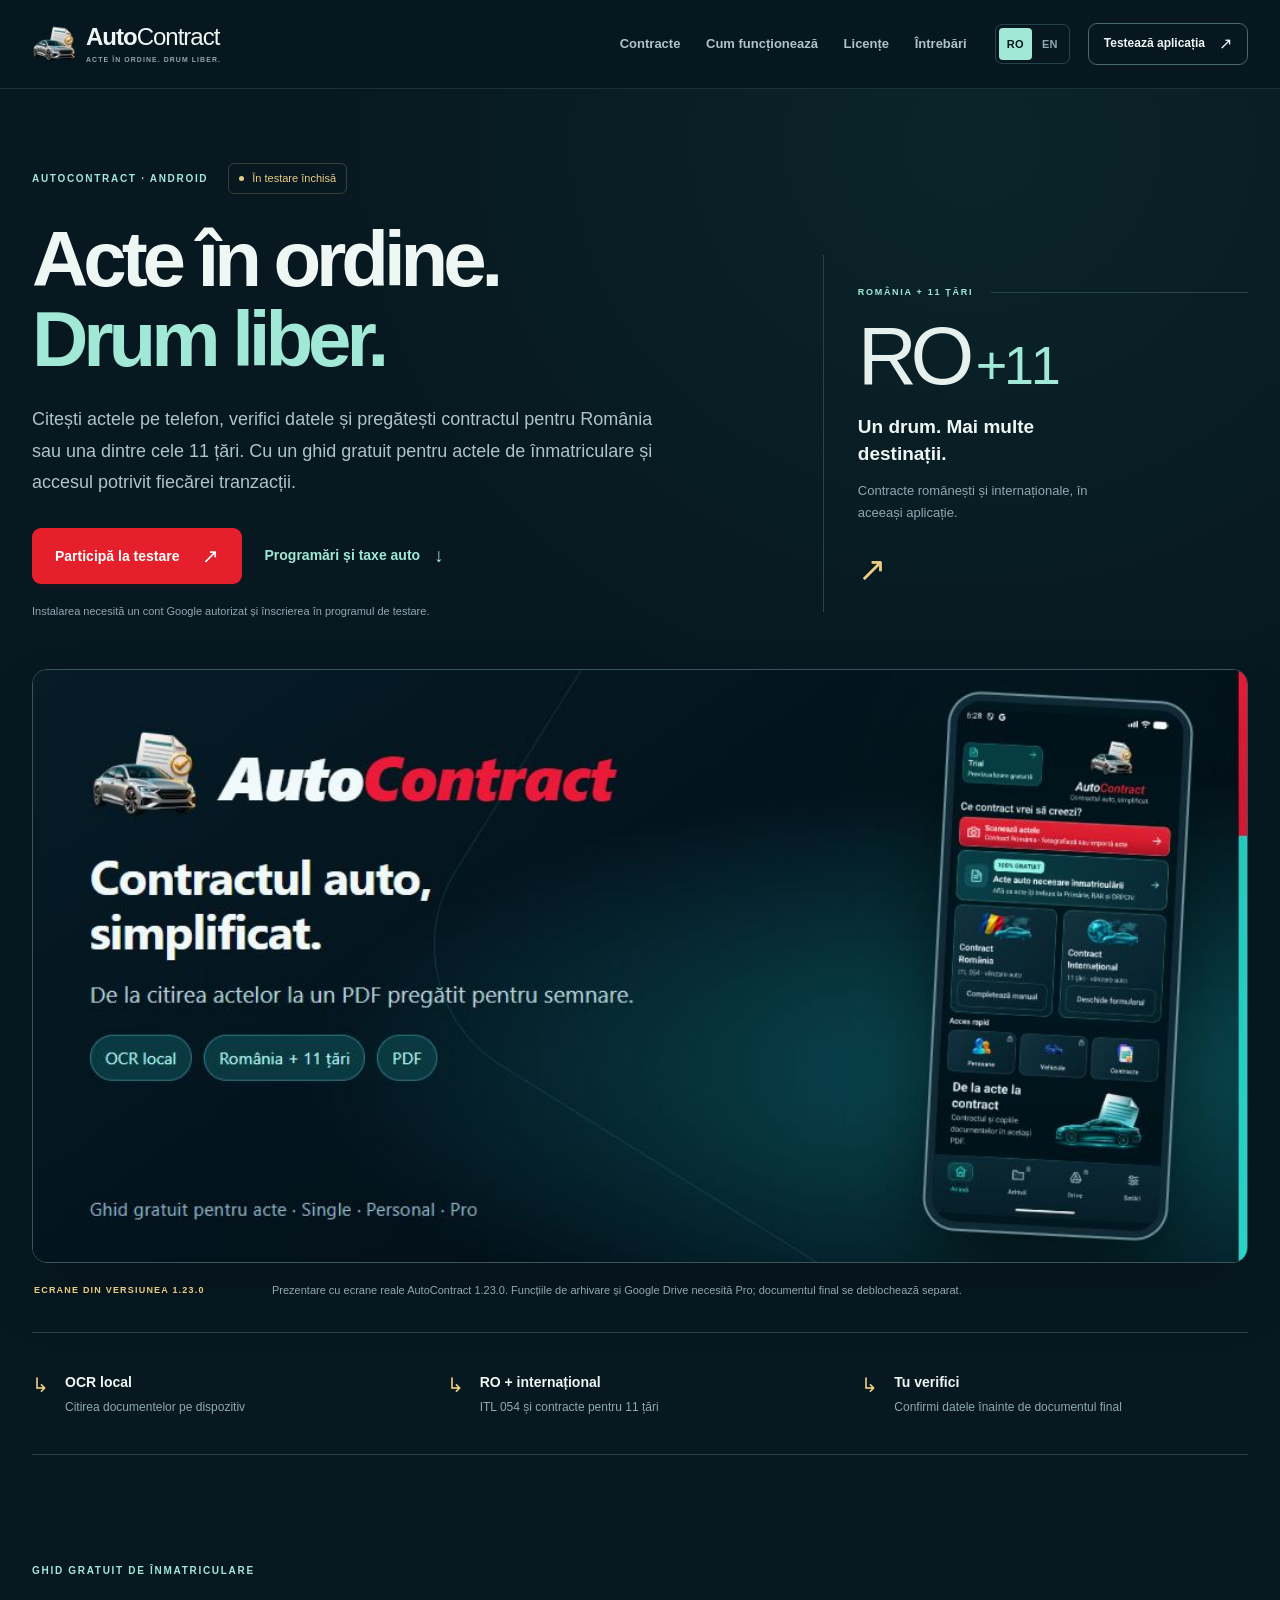
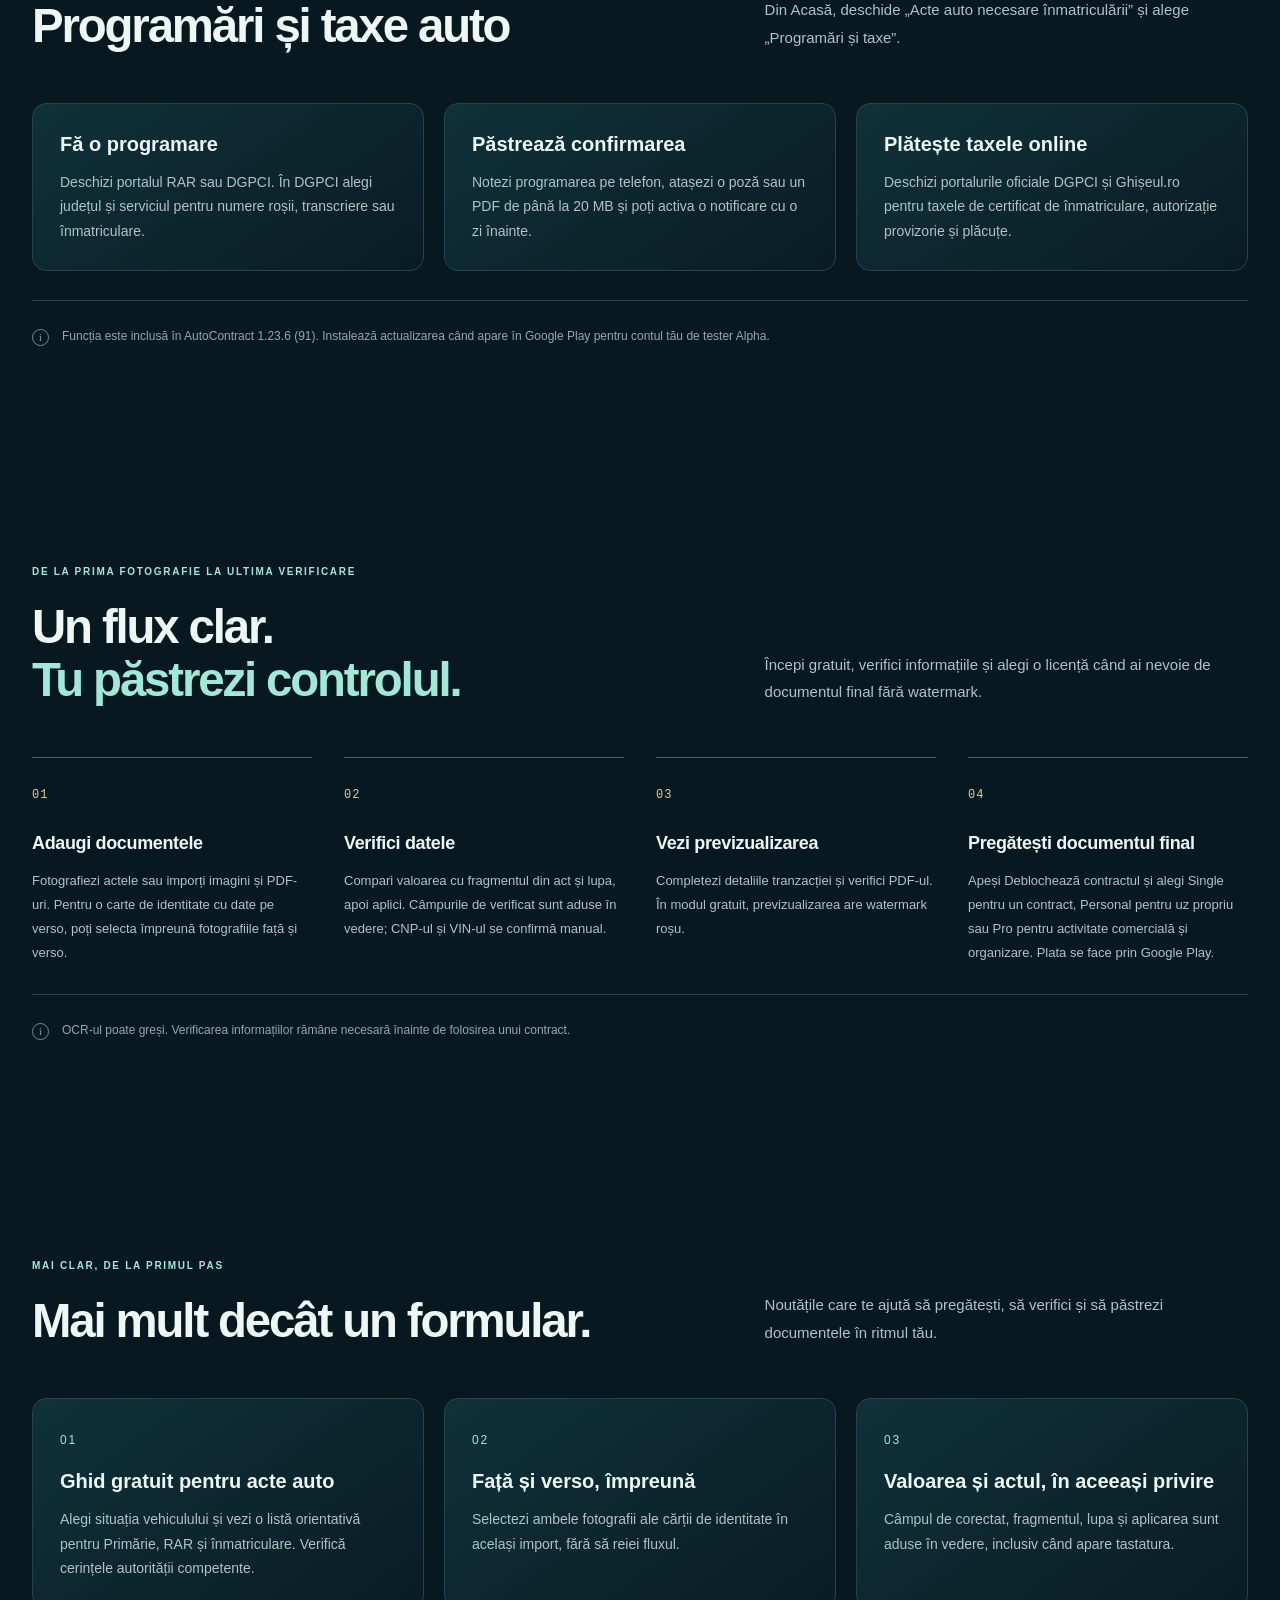
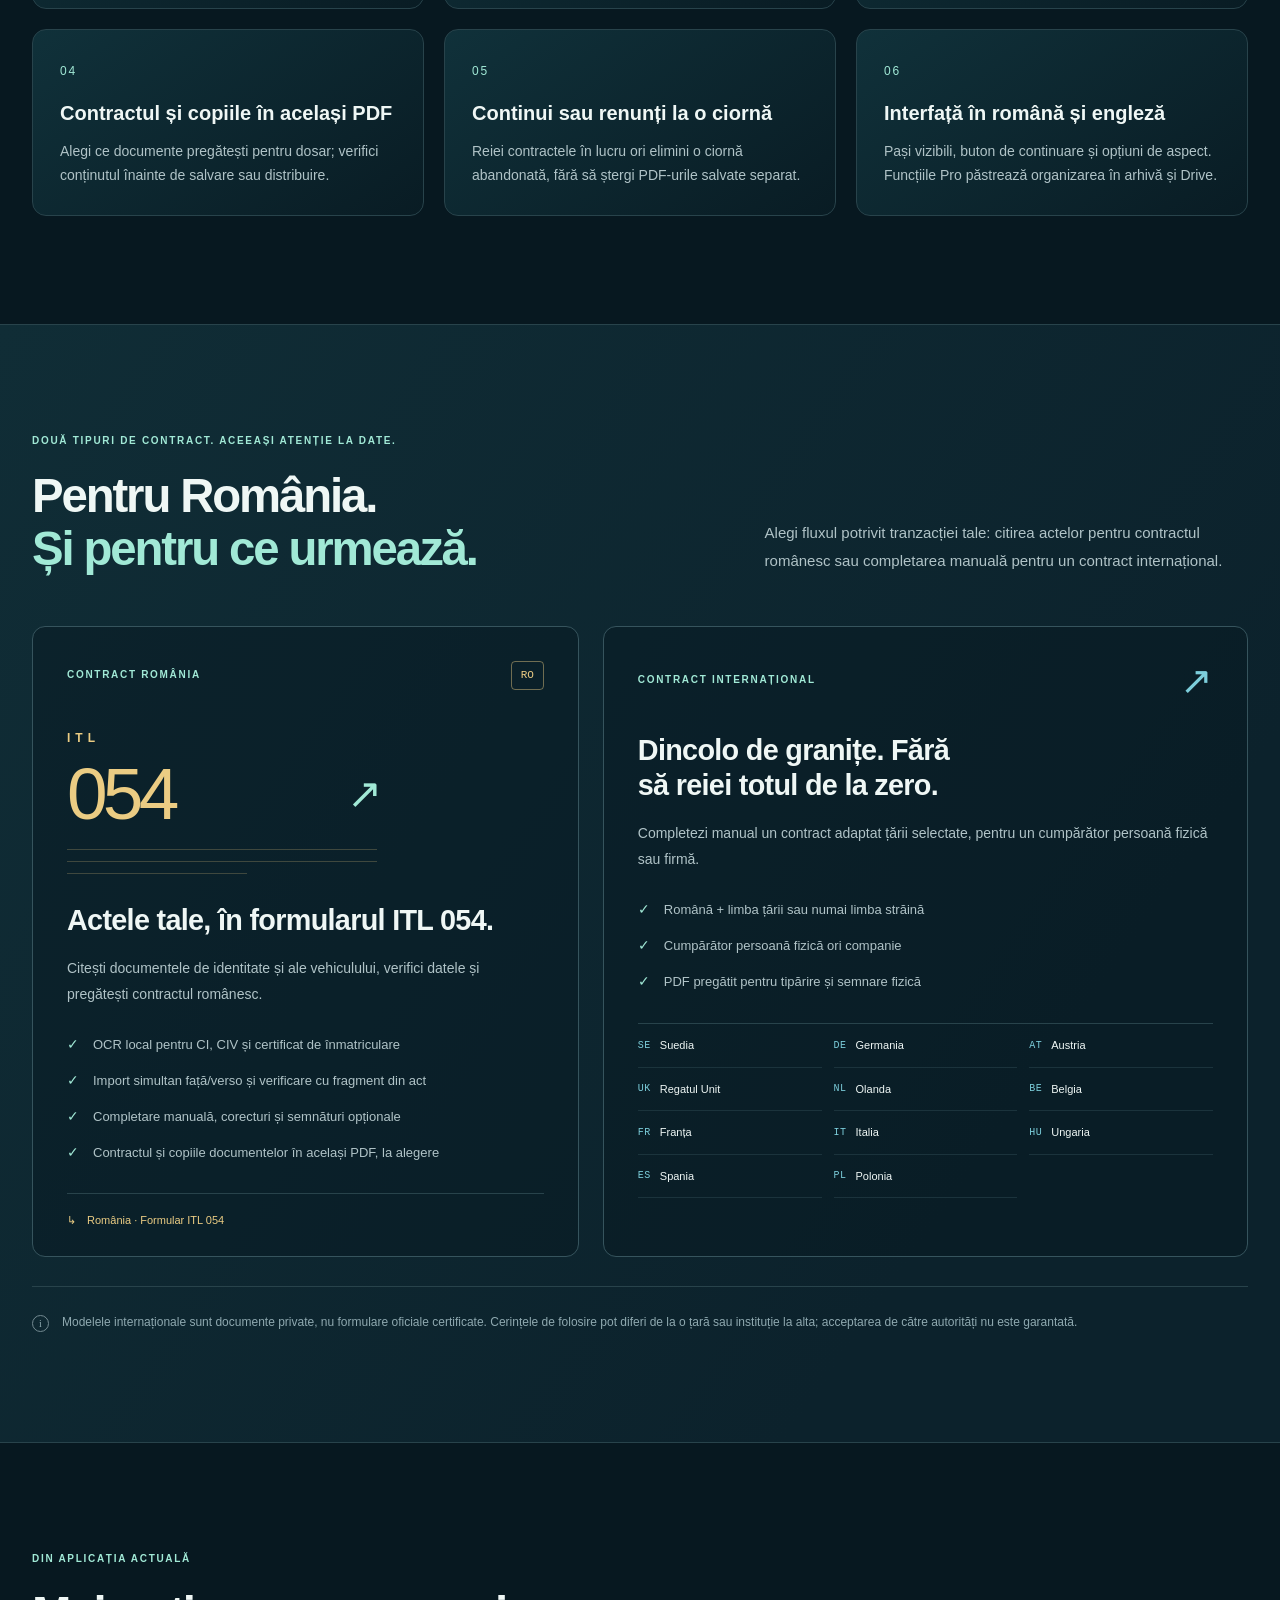
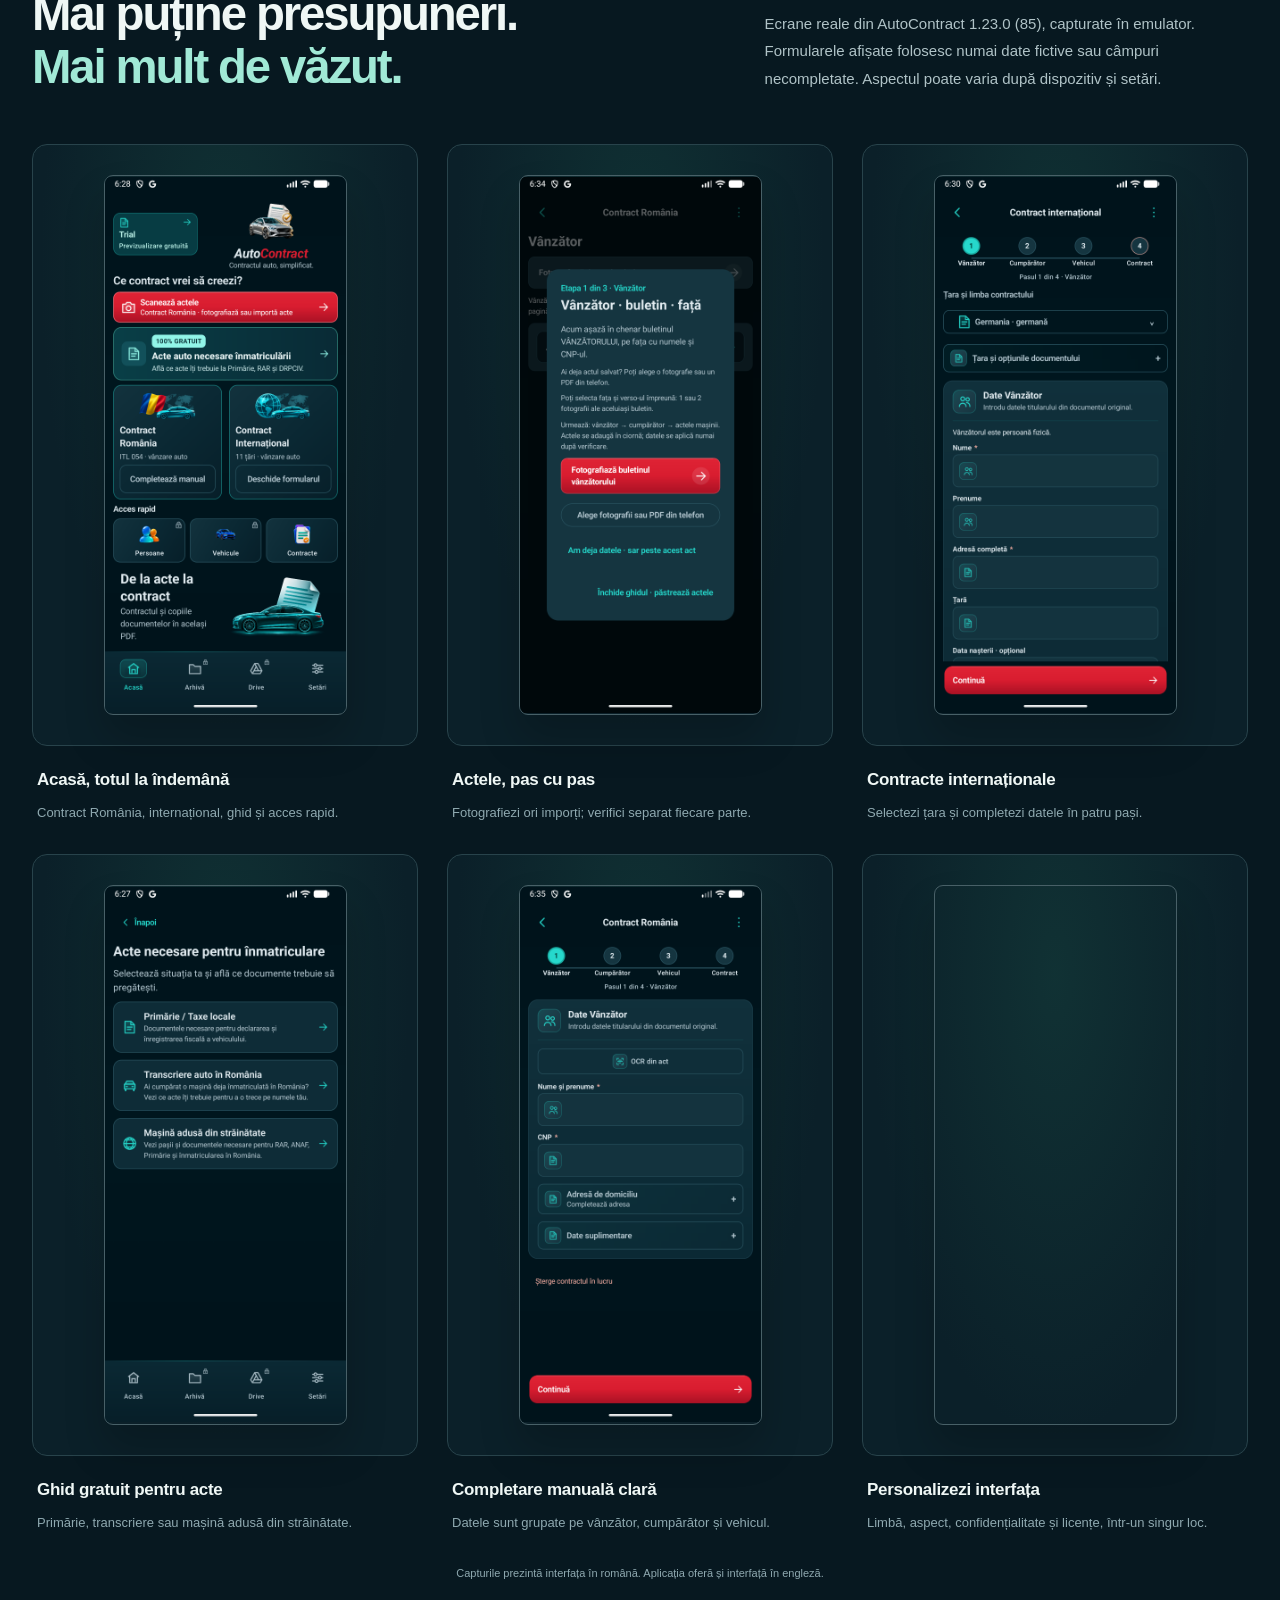
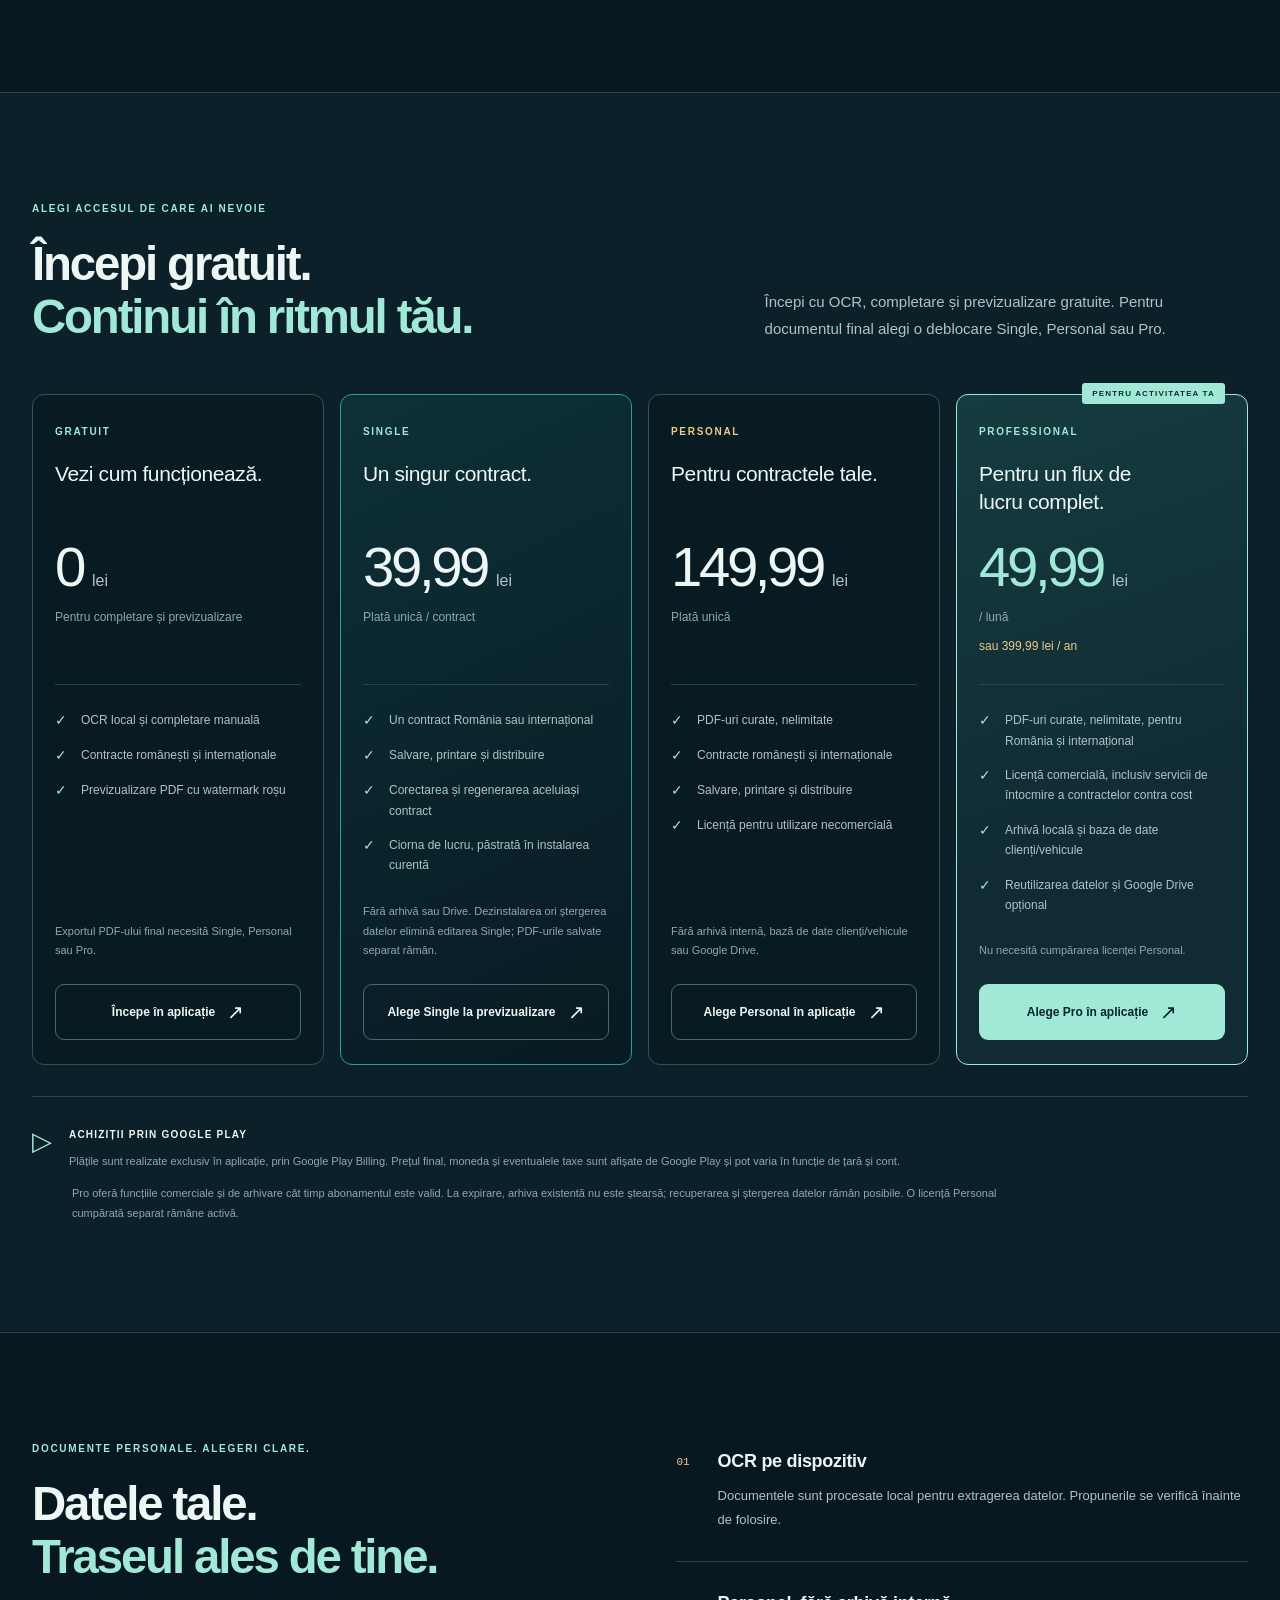
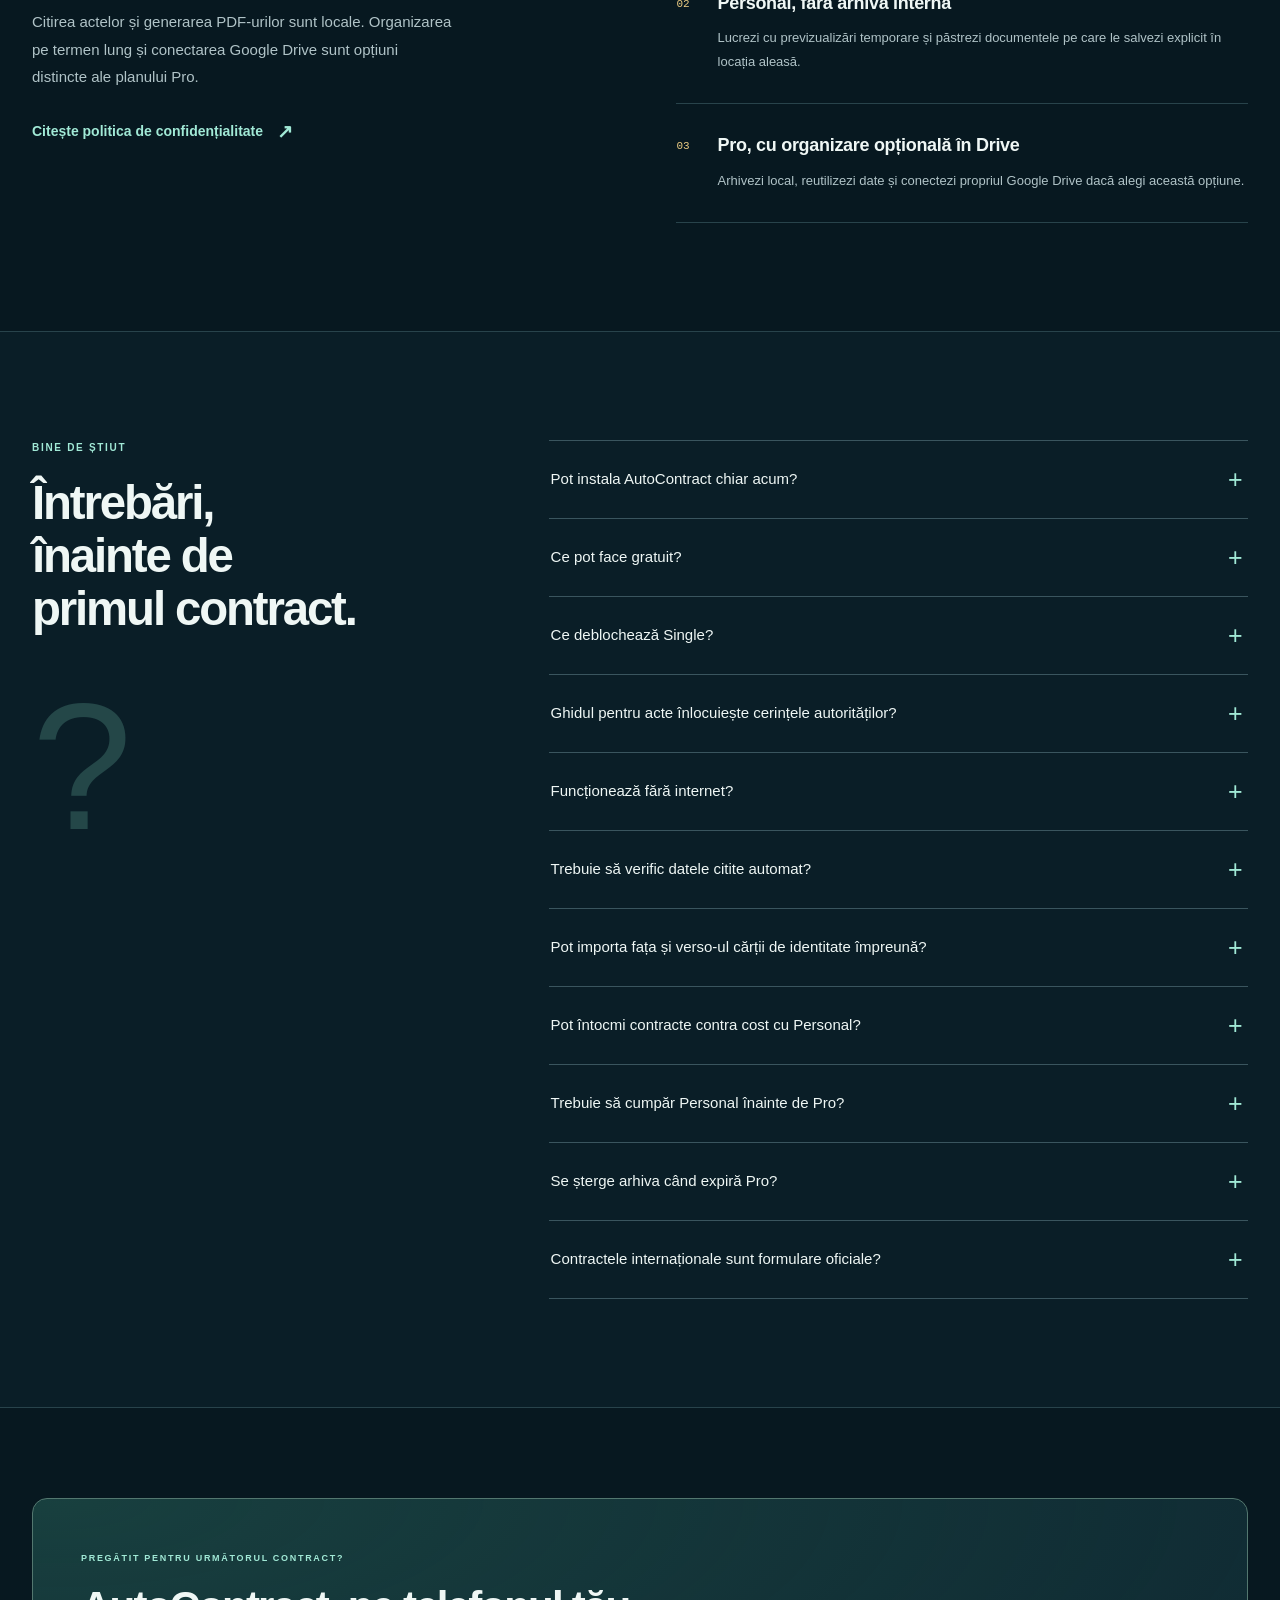
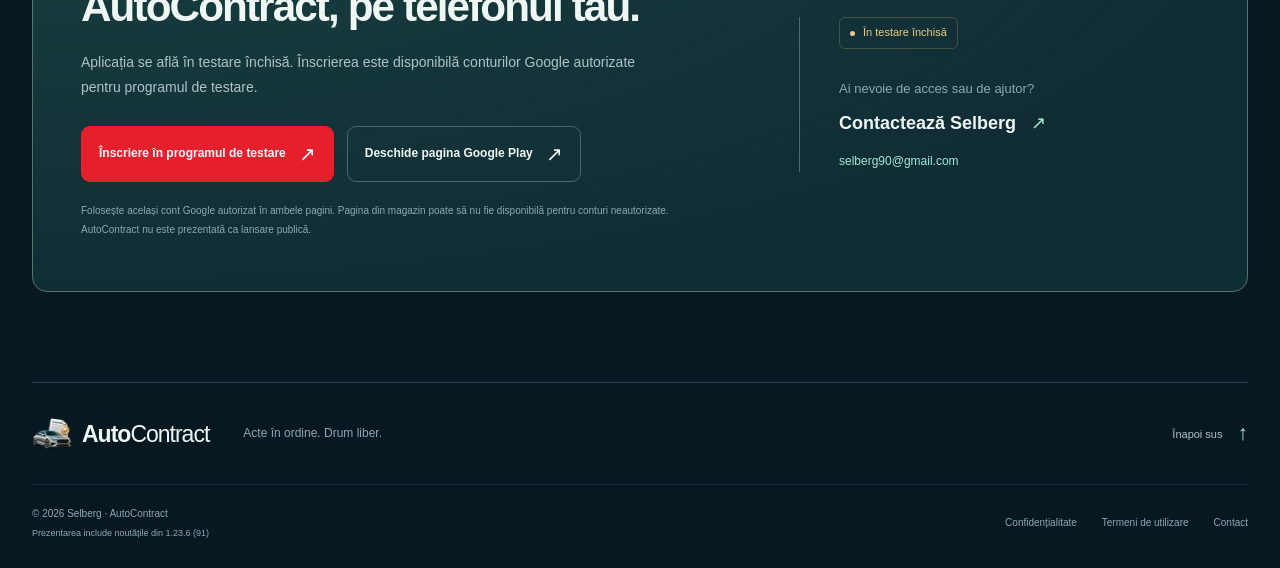
<file: index.html>
<!doctype html>
<html lang="ro">
<head>
  <meta charset="utf-8">
  <meta name="viewport" content="width=device-width, initial-scale=1">
  <meta name="description" content="AutoContract pentru Android: contracte auto ITL 054 și internaționale, OCR local și ghid gratuit cu programări, notificări și taxe de înmatriculare.">
  <meta name="theme-color" content="#071820">
  <meta name="color-scheme" content="dark">
  <title>AutoContract — Contracte auto, de la acte la PDF</title>
  <link rel="canonical" href="https://autocontract.myprintx.com/">
  <link rel="alternate" hreflang="ro" href="https://autocontract.myprintx.com/">
  <link rel="alternate" hreflang="en" href="https://autocontract.myprintx.com/en/">
  <link rel="alternate" hreflang="x-default" href="https://autocontract.myprintx.com/">
  <meta property="og:type" content="website">
  <meta property="og:site_name" content="AutoContract">
  <meta property="og:locale" content="ro_RO">
  <meta property="og:locale:alternate" content="en_GB">
  <meta property="og:title" content="AutoContract — Contracte auto, de la acte la PDF">
  <meta property="og:description" content="AutoContract pentru Android: contracte auto ITL 054 și internaționale, OCR local și ghid gratuit cu programări, notificări și taxe de înmatriculare.">
  <meta property="og:url" content="https://autocontract.myprintx.com/">
  <meta property="og:image" content="https://autocontract.myprintx.com/assets/social-card.jpg">
  <meta property="og:image:width" content="1200">
  <meta property="og:image:height" content="630">
  <meta property="og:image:alt" content="AutoContract 1.23.0: ecranul Acasă și ghidul gratuit pentru acte auto">
  <meta name="twitter:card" content="summary_large_image">
  <meta name="twitter:title" content="AutoContract — Contracte auto, de la acte la PDF">
  <meta name="twitter:description" content="AutoContract pentru Android: contracte auto ITL 054 și internaționale, OCR local și ghid gratuit cu programări, notificări și taxe de înmatriculare.">
  <meta name="twitter:image" content="https://autocontract.myprintx.com/assets/social-card.jpg">
  <link rel="icon" href="/assets/favicon.ico" sizes="any">
  <link rel="icon" type="image/png" href="/assets/favicon-32.png" sizes="32x32">
  <link rel="apple-touch-icon" href="/assets/favicon-180.png" sizes="180x180">
  <link rel="stylesheet" href="/assets/site.css">
  <script src="/assets/site.js" defer></script>
</head>
<body class="site-home" id="sus">
  <a class="skip-link" href="#continut">Sari la conținut</a>
  <header class="site-header">
    <div class="shell header-inner">
      <a class="brand" href="/" aria-label="AutoContract — Acasă">
        <img src="/assets/logo-96.webp" srcset="/assets/logo-96.webp 96w, /assets/logo-192.webp 192w" sizes="44px" alt="" width="44" height="44">
        <span>Auto<span class="brand-light">Contract</span><small>ACTE ÎN ORDINE. DRUM LIBER.</small></span>
      </a>
      <nav class="main-nav" id="navigare" aria-label="Navigare principală"><a href="#contracte">Contracte</a><a href="#cum-functioneaza">Cum funcționează</a><a href="#licente">Licențe</a><a href="#intrebari">Întrebări</a></nav>
      <div class="header-actions">
        <nav class="language-switch" aria-label="Limba site-ului">
          <a href="/?lang=ro" lang="ro" hreflang="ro" data-language="ro" aria-current="page">RO</a>
          <a href="/en/?lang=en" lang="en" hreflang="en" data-language="en">EN</a>
        </nav>
        <a class="button button-small button-outline header-cta" href="#instalare">Testează aplicația <span aria-hidden="true">↗</span></a>
        <button class="menu-toggle" type="button" aria-controls="navigare" aria-expanded="false" aria-label="Deschide navigarea" hidden><span></span><span></span></button>
      </div>
    </div>
  </header>
  <main id="continut">
    <section class="hero shell" aria-labelledby="hero-title">
      <div class="hero-heading">
        <div class="hero-copy">
          <div class="hero-meta"><p class="eyebrow">AUTOCONTRACT · ANDROID</p><span class="status"><span aria-hidden="true"></span>În testare închisă</span></div>
          <h1 id="hero-title">Acte în ordine.<br><span>Drum liber.</span></h1>
          <p class="hero-lead">Citești actele pe telefon, verifici datele și pregătești contractul pentru România sau una dintre cele 11 țări. Cu un ghid gratuit pentru actele de înmatriculare și accesul potrivit fiecărei tranzacții.</p>
          <div class="actions"><a class="button button-primary" href="#instalare">Participă la testare <span aria-hidden="true">↗</span></a><a class="text-link" href="#programari">Programări și taxe auto <span aria-hidden="true">↓</span></a></div>
          <p class="access-note">Instalarea necesită un cont Google autorizat și înscrierea în programul de testare.</p>
        </div>
        <aside class="hero-destination" aria-label="ROMÂNIA + 11 ȚĂRI">
          <div class="destination-top"><span class="eyebrow">ROMÂNIA + 11 ȚĂRI</span><span class="destination-line" aria-hidden="true"></span></div>
          <div class="destination-number" aria-hidden="true">RO<span>+11</span></div>
          <p class="destination-title">Un drum. Mai multe destinații.</p>
          <p>Contracte românești și internaționale, în aceeași aplicație.</p>
          <span class="route-symbol" aria-hidden="true">↗</span>
        </aside>
      </div>
      <figure class="promo-figure">
        <div class="promo-image-wrap">
          <picture>
            <img src="/assets/promo-current.jpg" alt="AutoContract 1.23.0: ecranul Acasă și ghidul gratuit pentru acte auto" width="1024" height="500" fetchpriority="high" decoding="async">
          </picture>
        </div>
        <figcaption><span class="caption-label">ECRANE DIN VERSIUNEA 1.23.0</span><span>Prezentare cu ecrane reale AutoContract 1.23.0. Funcțiile de arhivare și Google Drive necesită Pro; documentul final se deblochează separat.</span></figcaption>
      </figure>
      <div class="hero-facts"><div><span class="fact-mark" aria-hidden="true">↳</span><div><strong>OCR local</strong><span>Citirea documentelor pe dispozitiv</span></div></div><div><span class="fact-mark" aria-hidden="true">↳</span><div><strong>RO + internațional</strong><span>ITL 054 și contracte pentru 11 țări</span></div></div><div><span class="fact-mark" aria-hidden="true">↳</span><div><strong>Tu verifici</strong><span>Confirmi datele înainte de documentul final</span></div></div></div>
    </section>

    <section class="section shell" id="programari" aria-labelledby="appointments-title">
      <div class="section-head">
        <div><p class="eyebrow">GHID GRATUIT DE ÎNMATRICULARE</p><h2 id="appointments-title">Programări și taxe auto</h2></div>
        <p class="section-intro">Din Acasă, deschide „Acte auto necesare înmatriculării” și alege „Programări și taxe”.</p>
      </div>
      <div class="updates-grid">
        <article>
          <h3>Fă o programare</h3>
          <p>Deschizi portalul RAR sau DGPCI. În DGPCI alegi județul și serviciul pentru numere roșii, transcriere sau înmatriculare.</p>
        </article>
        <article>
          <h3>Păstrează confirmarea</h3>
          <p>Notezi programarea pe telefon, atașezi o poză sau un PDF de până la 20 MB și poți activa o notificare cu o zi înainte.</p>
        </article>
        <article>
          <h3>Plătește taxele online</h3>
          <p>Deschizi portalurile oficiale DGPCI și Ghișeul.ro pentru taxele de certificat de înmatriculare, autorizație provizorie și plăcuțe.</p>
        </article>
      </div>
      <p class="info-note"><span aria-hidden="true">i</span>Funcția este inclusă în AutoContract 1.23.6 (91). Instalează actualizarea când apare în Google Play pentru contul tău de tester Alpha.</p>
    </section>

    <section class="section shell" id="cum-functioneaza" aria-labelledby="workflow-title">
      <div class="section-head">
        <div><p class="eyebrow">DE LA PRIMA FOTOGRAFIE LA ULTIMA VERIFICARE</p><h2 id="workflow-title">Un flux clar.<br><span>Tu păstrezi controlul.</span></h2></div>
        <p class="section-intro">Începi gratuit, verifici informațiile și alegi o licență când ai nevoie de documentul final fără watermark.</p>
      </div>
      <div class="workflow-grid"><article data-reveal><span class="step-number">01</span><h3>Adaugi documentele</h3><p>Fotografiezi actele sau imporți imagini și PDF-uri. Pentru o carte de identitate cu date pe verso, poți selecta împreună fotografiile față și verso.</p></article><article data-reveal><span class="step-number">02</span><h3>Verifici datele</h3><p>Compari valoarea cu fragmentul din act și lupa, apoi aplici. Câmpurile de verificat sunt aduse în vedere; CNP-ul și VIN-ul se confirmă manual.</p></article><article data-reveal><span class="step-number">03</span><h3>Vezi previzualizarea</h3><p>Completezi detaliile tranzacției și verifici PDF-ul. În modul gratuit, previzualizarea are watermark roșu.</p></article><article data-reveal><span class="step-number">04</span><h3>Pregătești documentul final</h3><p>Apeși Deblochează contractul și alegi Single pentru un contract, Personal pentru uz propriu sau Pro pentru activitate comercială și organizare. Plata se face prin Google Play.</p></article></div>
      <p class="info-note"><span aria-hidden="true">i</span>OCR-ul poate greși. Verificarea informațiilor rămâne necesară înainte de folosirea unui contract.</p>
    </section>

    <section class="section shell updates-section" id="noutati" aria-labelledby="updates-title">
      <div class="section-head"><div><p class="eyebrow">MAI CLAR, DE LA PRIMUL PAS</p><h2 id="updates-title">Mai mult decât un formular.</h2></div><p class="section-intro">Noutățile care te ajută să pregătești, să verifici și să păstrezi documentele în ritmul tău.</p></div>
      <div class="updates-grid"><article data-reveal><span class="update-number">01</span><h3>Ghid gratuit pentru acte auto</h3><p>Alegi situația vehiculului și vezi o listă orientativă pentru Primărie, RAR și înmatriculare. Verifică cerințele autorității competente.</p></article><article data-reveal><span class="update-number">02</span><h3>Față și verso, împreună</h3><p>Selectezi ambele fotografii ale cărții de identitate în același import, fără să reiei fluxul.</p></article><article data-reveal><span class="update-number">03</span><h3>Valoarea și actul, în aceeași privire</h3><p>Câmpul de corectat, fragmentul, lupa și aplicarea sunt aduse în vedere, inclusiv când apare tastatura.</p></article><article data-reveal><span class="update-number">04</span><h3>Contractul și copiile în același PDF</h3><p>Alegi ce documente pregătești pentru dosar; verifici conținutul înainte de salvare sau distribuire.</p></article><article data-reveal><span class="update-number">05</span><h3>Continui sau renunți la o ciornă</h3><p>Reiei contractele în lucru ori elimini o ciornă abandonată, fără să ștergi PDF-urile salvate separat.</p></article><article data-reveal><span class="update-number">06</span><h3>Interfață în română și engleză</h3><p>Pași vizibili, buton de continuare și opțiuni de aspect. Funcțiile Pro păstrează organizarea în arhivă și Drive.</p></article></div>
    </section>

    <section class="contracts-section" id="contracte" aria-labelledby="contracts-title">
      <div class="shell section">
        <div class="section-head">
          <div><p class="eyebrow">DOUĂ TIPURI DE CONTRACT. ACEEAȘI ATENȚIE LA DATE.</p><h2 id="contracts-title">Pentru România.<br><span>Și pentru ce urmează.</span></h2></div>
          <p class="section-intro">Alegi fluxul potrivit tranzacției tale: citirea actelor pentru contractul românesc sau completarea manuală pentru un contract internațional.</p>
        </div>
        <div class="contract-grid">
          <article class="contract-panel contract-romania" data-reveal>
            <div class="panel-top"><span class="eyebrow">CONTRACT ROMÂNIA</span><span class="country-code">RO</span></div>
            <div class="document-mark" aria-hidden="true"><span>ITL</span><strong>054<span>↗</span></strong><i></i><i></i><i></i></div>
            <h3>Actele tale, în formularul ITL 054.</h3><p>Citești documentele de identitate și ale vehiculului, verifici datele și pregătești contractul românesc.</p>
            <ul class="feature-list"><li><span aria-hidden="true">✓</span><span>OCR local pentru CI, CIV și certificat de înmatriculare</span></li><li><span aria-hidden="true">✓</span><span>Import simultan față/verso și verificare cu fragment din act</span></li><li><span aria-hidden="true">✓</span><span>Completare manuală, corecturi și semnături opționale</span></li><li><span aria-hidden="true">✓</span><span>Contractul și copiile documentelor în același PDF, la alegere</span></li></ul>
            <p class="panel-foot"><span aria-hidden="true">↳</span> România · Formular ITL 054</p>
          </article>
          <article class="contract-panel contract-international" data-reveal>
            <div class="panel-top"><span class="eyebrow">CONTRACT INTERNAȚIONAL</span><span class="world-mark" aria-hidden="true">↗</span></div>
            <h3>Dincolo de granițe. Fără să reiei totul de la zero.</h3><p>Completezi manual un contract adaptat țării selectate, pentru un cumpărător persoană fizică sau firmă.</p>
            <ul class="feature-list"><li><span aria-hidden="true">✓</span><span>Română + limba țării sau numai limba străină</span></li><li><span aria-hidden="true">✓</span><span>Cumpărător persoană fizică ori companie</span></li><li><span aria-hidden="true">✓</span><span>PDF pregătit pentru tipărire și semnare fizică</span></li></ul>
            <ul class="countries" aria-label="11 țări pentru contractele internaționale"><li><span>SE</span>Suedia</li><li><span>DE</span>Germania</li><li><span>AT</span>Austria</li><li><span>UK</span>Regatul Unit</li><li><span>NL</span>Olanda</li><li><span>BE</span>Belgia</li><li><span>FR</span>Franța</li><li><span>IT</span>Italia</li><li><span>HU</span>Ungaria</li><li><span>ES</span>Spania</li><li><span>PL</span>Polonia</li></ul>
          </article>
        </div>
        <p class="info-note"><span aria-hidden="true">i</span>Modelele internaționale sunt documente private, nu formulare oficiale certificate. Cerințele de folosire pot diferi de la o țară sau instituție la alta; acceptarea de către autorități nu este garantată.</p>
      </div>
    </section>

    <section class="section shell screens-section" id="aplicatie" aria-labelledby="screens-title">
      <div class="section-head">
        <div><p class="eyebrow">DIN APLICAȚIA ACTUALĂ</p><h2 id="screens-title">Mai puține presupuneri.<br><span>Mai mult de văzut.</span></h2></div>
        <p class="section-intro">Ecrane reale din AutoContract 1.23.0 (85), capturate în emulator. Formularele afișate folosesc numai date fictive sau câmpuri necompletate. Aspectul poate varia după dispozitiv și setări.</p>
      </div>
      <div class="screens-grid"><figure class="screen-figure" data-reveal><div class="screen-stage"><img src="/assets/screens/01-home-ro.png" alt="Ecran Acasă AutoContract 1.23.0, în modul Trial" width="1080" height="2400" loading="lazy" decoding="async"></div><figcaption><h3>Acasă, totul la îndemână</h3><p>Contract România, internațional, ghid și acces rapid.</p></figcaption></figure><figure class="screen-figure" data-reveal><div class="screen-stage"><img src="/assets/screens/05-ocr-ro.png" alt="Ghidul OCR AutoContract pentru actele vânzătorului" width="1080" height="2400" loading="lazy" decoding="async"></div><figcaption><h3>Actele, pas cu pas</h3><p>Fotografiezi ori imporți; verifici separat fiecare parte.</p></figcaption></figure><figure class="screen-figure" data-reveal><div class="screen-stage"><img src="/assets/screens/03-international-ro.png" alt="Formularul internațional AutoContract cu Germania selectată" width="1080" height="2400" loading="lazy" decoding="async"></div><figcaption><h3>Contracte internaționale</h3><p>Selectezi țara și completezi datele în patru pași.</p></figcaption></figure><figure class="screen-figure" data-reveal><div class="screen-stage"><img src="/assets/screens/02-guide-ro.png" alt="Ghid gratuit AutoContract pentru actele de înmatriculare" width="1080" height="2400" loading="lazy" decoding="async"></div><figcaption><h3>Ghid gratuit pentru acte</h3><p>Primărie, transcriere sau mașină adusă din străinătate.</p></figcaption></figure><figure class="screen-figure" data-reveal><div class="screen-stage"><img src="/assets/screens/06-form-ro.png" alt="Formularul românesc AutoContract cu câmpuri fictive sau goale" width="1080" height="2400" loading="lazy" decoding="async"></div><figcaption><h3>Completare manuală clară</h3><p>Datele sunt grupate pe vânzător, cumpărător și vehicul.</p></figcaption></figure><figure class="screen-figure" data-reveal><div class="screen-stage"><img src="/assets/screens/08-settings-ro.png" alt="Setările AutoContract în limba română" width="1080" height="2400" loading="lazy" decoding="async"></div><figcaption><h3>Personalizezi interfața</h3><p>Limbă, aspect, confidențialitate și licențe, într-un singur loc.</p></figcaption></figure></div>
      <p class="quiet centered">Capturile prezintă interfața în română. Aplicația oferă și interfață în engleză.</p>
    </section>

    <section class="pricing-section" id="licente" aria-labelledby="pricing-title">
      <div class="shell section">
        <div class="section-head">
          <div><p class="eyebrow">ALEGI ACCESUL DE CARE AI NEVOIE</p><h2 id="pricing-title">Începi gratuit.<br><span>Continui în ritmul tău.</span></h2></div>
          <p class="section-intro">Începi cu OCR, completare și previzualizare gratuite. Pentru documentul final alegi o deblocare Single, Personal sau Pro.</p>
        </div>
        <div class="pricing-grid"><article class="price-plan plan-free" data-reveal><p class="eyebrow">GRATUIT</p><h3>Vezi cum funcționează.</h3><p class="price"><strong>0</strong><span>lei</span></p><p class="price-period">Pentru completare și previzualizare</p><div class="annual-spacer" aria-hidden="true"></div><ul class="feature-list"><li><span aria-hidden="true">✓</span><span>OCR local și completare manuală</span></li><li><span aria-hidden="true">✓</span><span>Contracte românești și internaționale</span></li><li><span aria-hidden="true">✓</span><span>Previzualizare PDF cu watermark roșu</span></li></ul><p class="plan-limit">Exportul PDF-ului final necesită Single, Personal sau Pro.</p><a class="button button-outline" href="#instalare">Începe în aplicație<span aria-hidden="true">↗</span></a></article><article class="price-plan plan-single" data-reveal><p class="eyebrow">SINGLE</p><h3>Un singur contract.</h3><p class="price"><strong>39,99</strong><span>lei</span></p><p class="price-period">Plată unică / contract</p><div class="annual-spacer" aria-hidden="true"></div><ul class="feature-list"><li><span aria-hidden="true">✓</span><span>Un contract România sau internațional</span></li><li><span aria-hidden="true">✓</span><span>Salvare, printare și distribuire</span></li><li><span aria-hidden="true">✓</span><span>Corectarea și regenerarea aceluiași contract</span></li><li><span aria-hidden="true">✓</span><span>Ciorna de lucru, păstrată în instalarea curentă</span></li></ul><p class="plan-limit">Fără arhivă sau Drive. Dezinstalarea ori ștergerea datelor elimină editarea Single; PDF-urile salvate separat rămân.</p><a class="button button-outline" href="#instalare">Alege Single la previzualizare<span aria-hidden="true">↗</span></a></article><article class="price-plan plan-personal" data-reveal><p class="eyebrow">PERSONAL</p><h3>Pentru contractele tale.</h3><p class="price"><strong>149,99</strong><span>lei</span></p><p class="price-period">Plată unică</p><div class="annual-spacer" aria-hidden="true"></div><ul class="feature-list"><li><span aria-hidden="true">✓</span><span>PDF-uri curate, nelimitate</span></li><li><span aria-hidden="true">✓</span><span>Contracte românești și internaționale</span></li><li><span aria-hidden="true">✓</span><span>Salvare, printare și distribuire</span></li><li><span aria-hidden="true">✓</span><span>Licență pentru utilizare necomercială</span></li></ul><p class="plan-limit">Fără arhivă internă, bază de date clienți/vehicule sau Google Drive.</p><a class="button button-outline" href="#instalare">Alege Personal în aplicație<span aria-hidden="true">↗</span></a></article><article class="price-plan plan-pro" data-reveal><span class="plan-badge">PENTRU ACTIVITATEA TA</span><p class="eyebrow">PROFESSIONAL</p><h3>Pentru un flux de lucru complet.</h3><p class="price"><strong>49,99</strong><span>lei</span></p><p class="price-period">/ lună</p><p class="annual-price">sau 399,99 lei / an</p><ul class="feature-list"><li><span aria-hidden="true">✓</span><span>PDF-uri curate, nelimitate, pentru România și internațional</span></li><li><span aria-hidden="true">✓</span><span>Licență comercială, inclusiv servicii de întocmire a contractelor contra cost</span></li><li><span aria-hidden="true">✓</span><span>Arhivă locală și baza de date clienți/vehicule</span></li><li><span aria-hidden="true">✓</span><span>Reutilizarea datelor și Google Drive opțional</span></li></ul><p class="plan-limit">Nu necesită cumpărarea licenței Personal.</p><a class="button button-mint" href="#instalare">Alege Pro în aplicație<span aria-hidden="true">↗</span></a></article></div>
        <div class="billing-note"><span class="billing-symbol" aria-hidden="true">▷</span><div><h3>ACHIZIȚII PRIN GOOGLE PLAY</h3><p>Plățile sunt realizate exclusiv în aplicație, prin Google Play Billing. Prețul final, moneda și eventualele taxe sunt afișate de Google Play și pot varia în funcție de țară și cont.</p></div></div>
        <p class="expiry-note">Pro oferă funcțiile comerciale și de arhivare cât timp abonamentul este valid. La expirare, arhiva existentă nu este ștearsă; recuperarea și ștergerea datelor rămân posibile. O licență Personal cumpărată separat rămâne activă.</p>
      </div>
    </section>

    <section class="section shell data-section" aria-labelledby="data-title">
      <div class="data-intro"><p class="eyebrow">DOCUMENTE PERSONALE. ALEGERI CLARE.</p><h2 id="data-title">Datele tale.<br><span>Traseul ales de tine.</span></h2><p class="section-intro">Citirea actelor și generarea PDF-urilor sunt locale. Organizarea pe termen lung și conectarea Google Drive sunt opțiuni distincte ale planului Pro.</p><a class="text-link" href="/confidentialitate.html">Citește politica de confidențialitate <span aria-hidden="true">↗</span></a></div>
      <div class="data-items"><article><span>01</span><div><h3>OCR pe dispozitiv</h3><p>Documentele sunt procesate local pentru extragerea datelor. Propunerile se verifică înainte de folosire.</p></div></article><article><span>02</span><div><h3>Personal, fără arhivă internă</h3><p>Lucrezi cu previzualizări temporare și păstrezi documentele pe care le salvezi explicit în locația aleasă.</p></div></article><article><span>03</span><div><h3>Pro, cu organizare opțională în Drive</h3><p>Arhivezi local, reutilizezi date și conectezi propriul Google Drive dacă alegi această opțiune.</p></div></article></div>
    </section>

    <section class="faq-section" id="intrebari" aria-labelledby="faq-title">
      <div class="shell section faq-layout">
        <div><p class="eyebrow">BINE DE ȘTIUT</p><h2 id="faq-title">Întrebări, înainte de primul contract.</h2><div class="faq-decoration" aria-hidden="true">?</div></div>
        <div class="faq-items"><details><summary>Pot instala AutoContract chiar acum?<span aria-hidden="true">+</span></summary><div><p>Aplicația este în Closed Testing. Ai nevoie de un cont Google autorizat pentru testare și de înscrierea în program. Folosește același cont pentru înscriere și instalare. Dacă nu ai acces, contactează dezvoltatorul.</p></div></details><details><summary>Ce pot face gratuit?<span aria-hidden="true">+</span></summary><div><p>OCR-ul local, completarea manuală, verificarea datelor, previzualizarea SPECIMEN și ghidul pentru acte auto sunt gratuite. Exportul contractului final fără marcaj necesită Single, Personal sau Pro.</p></div></details><details><summary>Ce deblochează Single?<span aria-hidden="true">+</span></summary><div><p>Single permite exportul și corectarea aceluiași contract în instalarea curentă. O altă parte, un alt vehicul sau un alt formular pot necesita o deblocare nouă. Nu include arhivă ori Drive. Dezinstalarea sau ștergerea datelor elimină editabilitatea locală; PDF-urile deja salvate separat rămân.</p></div></details><details><summary>Ghidul pentru acte înlocuiește cerințele autorităților?<span aria-hidden="true">+</span></summary><div><p>Nu. Ghidul este informativ și te ajută să pregătești o listă de documente. Cerințele pot varia după situație și instituție. Unele formulare pot fi oferite la ghișeu; confirmă lista curentă la autoritatea competentă.</p></div></details><details><summary>Funcționează fără internet?<span aria-hidden="true">+</span></summary><div><p>OCR-ul și generarea PDF-urilor sunt locale. Internetul este necesar pentru achiziții, restaurarea și verificarea licențelor prin Google Play, precum și pentru funcțiile Google Drive.</p></div></details><details><summary>Trebuie să verific datele citite automat?<span aria-hidden="true">+</span></summary><div><p>Da. OCR-ul poate greși. Compară informațiile cu actele originale, corectează propunerile și confirmă manual CNP-ul și VIN-ul. Aplicația nu înlocuiește verificarea documentelor și a condițiilor tranzacției.</p></div></details><details><summary>Pot importa fața și verso-ul cărții de identitate împreună?<span aria-hidden="true">+</span></summary><div><p>Da. Pentru cărțile de identitate cu informații pe ambele fețe, poți selecta împreună cele două fotografii din telefon în fluxul de import. Datele extrase rămân de verificat.</p></div></details><details><summary>Pot întocmi contracte contra cost cu Personal?<span aria-hidden="true">+</span></summary><div><p>Personal este o licență de utilizare necomercială. Pentru activitate comercială, inclusiv servicii plătite de întocmire a contractelor, este necesar un abonament Pro valid.</p></div></details><details><summary>Trebuie să cumpăr Personal înainte de Pro?<span aria-hidden="true">+</span></summary><div><p>Nu. Abonamentul Pro oferă independent funcțiile sale. Dacă ai cumpărat și Personal, acea licență rămâne activă după expirarea Pro, cu drepturile și limitele planului Personal.</p></div></details><details><summary>Se șterge arhiva când expiră Pro?<span aria-hidden="true">+</span></summary><div><p>Nu. Expirarea nu șterge arhiva existentă. Accesul revine la drepturile licențelor valide; aplicația păstrează posibilitatea de recuperare și ștergere a datelor existente.</p></div></details><details><summary>Contractele internaționale sunt formulare oficiale?<span aria-hidden="true">+</span></summary><div><p>Sunt modele private adaptate țării selectate, cu completare manuală. Nu sunt prezentate ca formulare oficiale certificate și nu au acceptare garantată de către autorități. Verifică cerințele aplicabile tranzacției și țării în care folosești documentul.</p></div></details></div>
      </div>
    </section>

    <section class="download-section shell" id="instalare" aria-labelledby="download-title">
      <div class="download-copy"><p class="eyebrow">PREGĂTIT PENTRU URMĂTORUL CONTRACT?</p><h2 id="download-title">AutoContract, pe telefonul tău.</h2><p>Aplicația se află în testare închisă. Înscrierea este disponibilă conturilor Google autorizate pentru programul de testare.</p><div class="actions"><a class="button button-primary" href="https://play.google.com/apps/testing/ro.myprintx.autocontract">Înscriere în programul de testare <span aria-hidden="true">↗</span></a><a class="button button-outline" href="https://play.google.com/store/apps/details?id=ro.myprintx.autocontract">Deschide pagina Google Play <span aria-hidden="true">↗</span></a></div><p class="download-note">Folosește același cont Google autorizat în ambele pagini. Pagina din magazin poate să nu fie disponibilă pentru conturi neautorizate. AutoContract nu este prezentată ca lansare publică.</p></div>
      <div class="download-contact"><span class="status"><span aria-hidden="true"></span>În testare închisă</span><p>Ai nevoie de acces sau de ajutor?</p><a href="mailto:selberg90@gmail.com">Contactează Selberg <span aria-hidden="true">↗</span></a><a class="contact-email" href="mailto:selberg90@gmail.com">selberg90@gmail.com</a></div>
    </section>
  </main>
  <footer class="site-footer shell">
    <div class="footer-top"><a class="brand" href="/" aria-label="AutoContract — Acasă"><img src="/assets/logo-96.webp" srcset="/assets/logo-96.webp 96w, /assets/logo-192.webp 192w" sizes="40px" alt="" width="40" height="40"><span>Auto<span class="brand-light">Contract</span></span></a><p>Acte în ordine. Drum liber.</p><a class="back-top" href="#sus">Înapoi sus <span aria-hidden="true">↑</span></a></div>
    <div class="footer-bottom"><div><span>© 2026 Selberg · AutoContract</span><small>Prezentarea include noutățile din 1.23.6 (91)</small></div><nav aria-label="Informații și contact"><a href="/confidentialitate.html">Confidențialitate</a><a href="/termeni.html">Termeni de utilizare</a><a href="mailto:selberg90@gmail.com">Contact</a></nav></div>
  </footer>
</body>
</html>
</file>
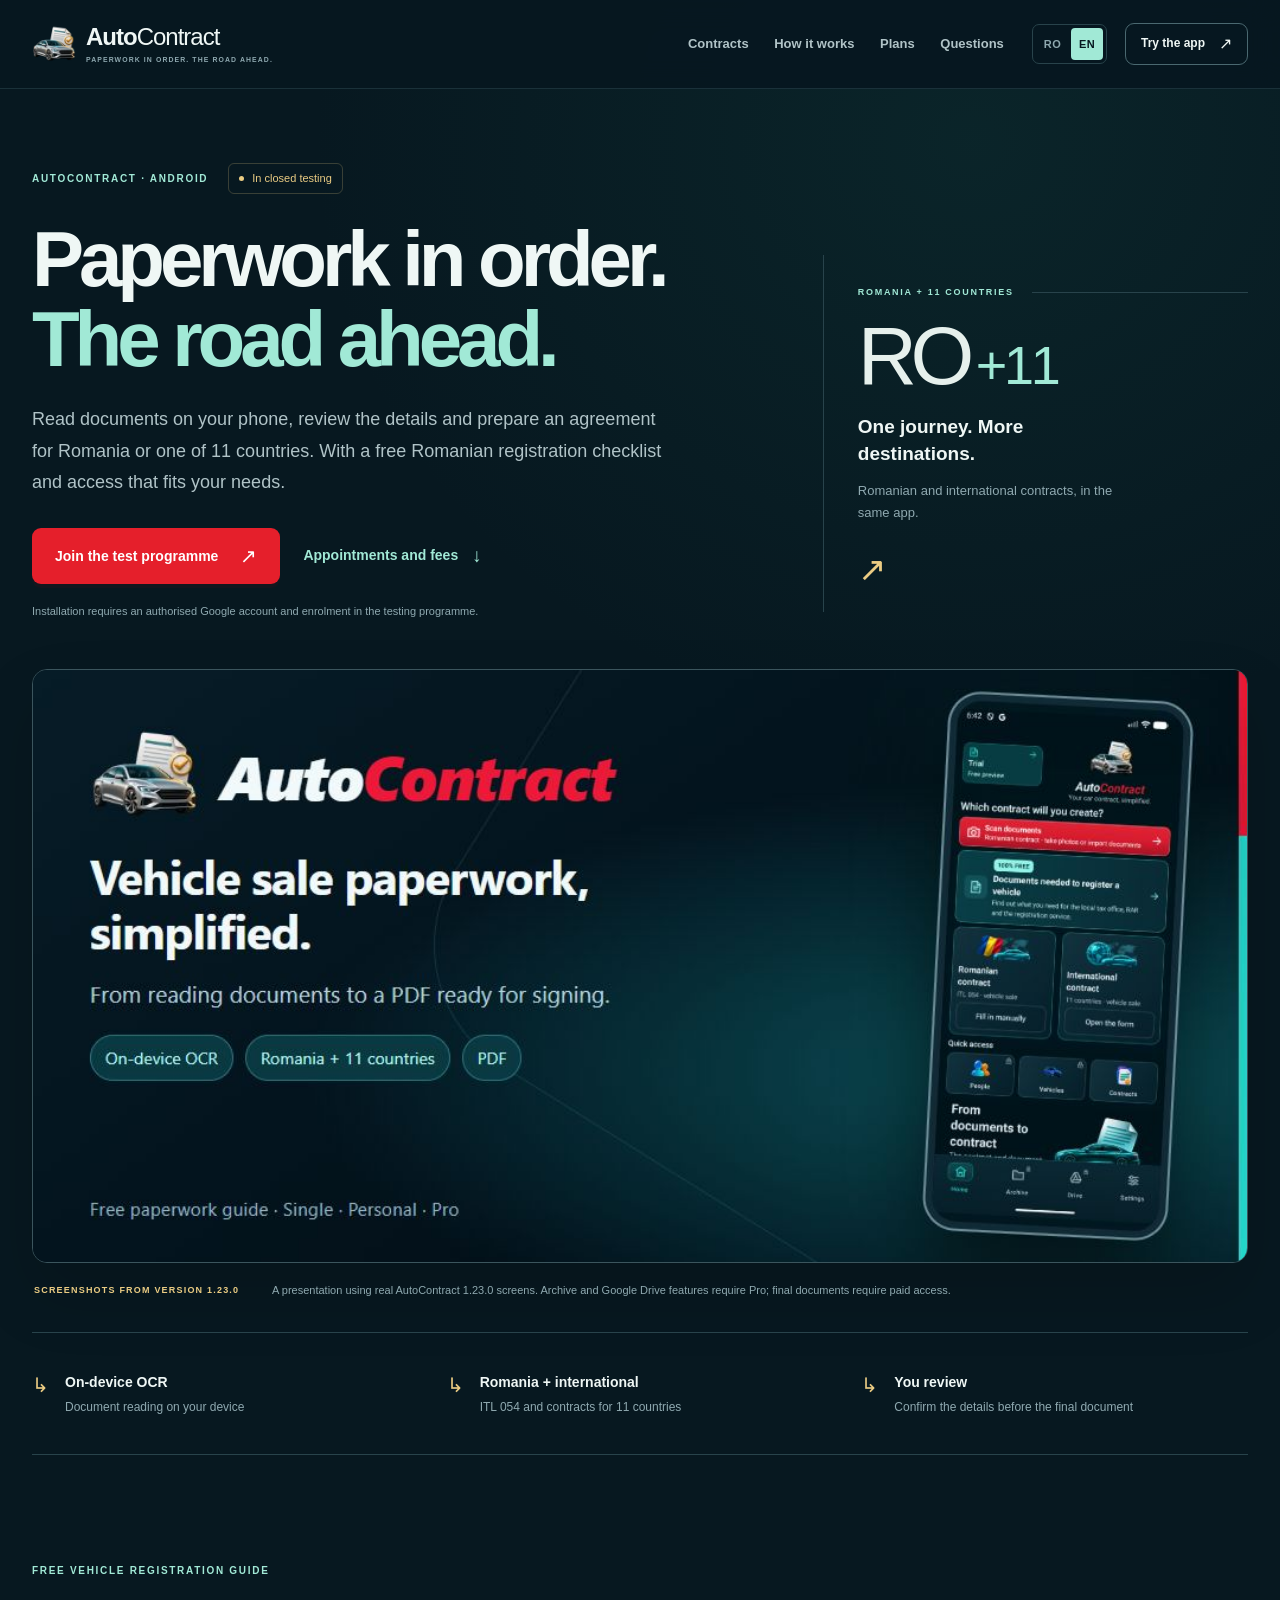
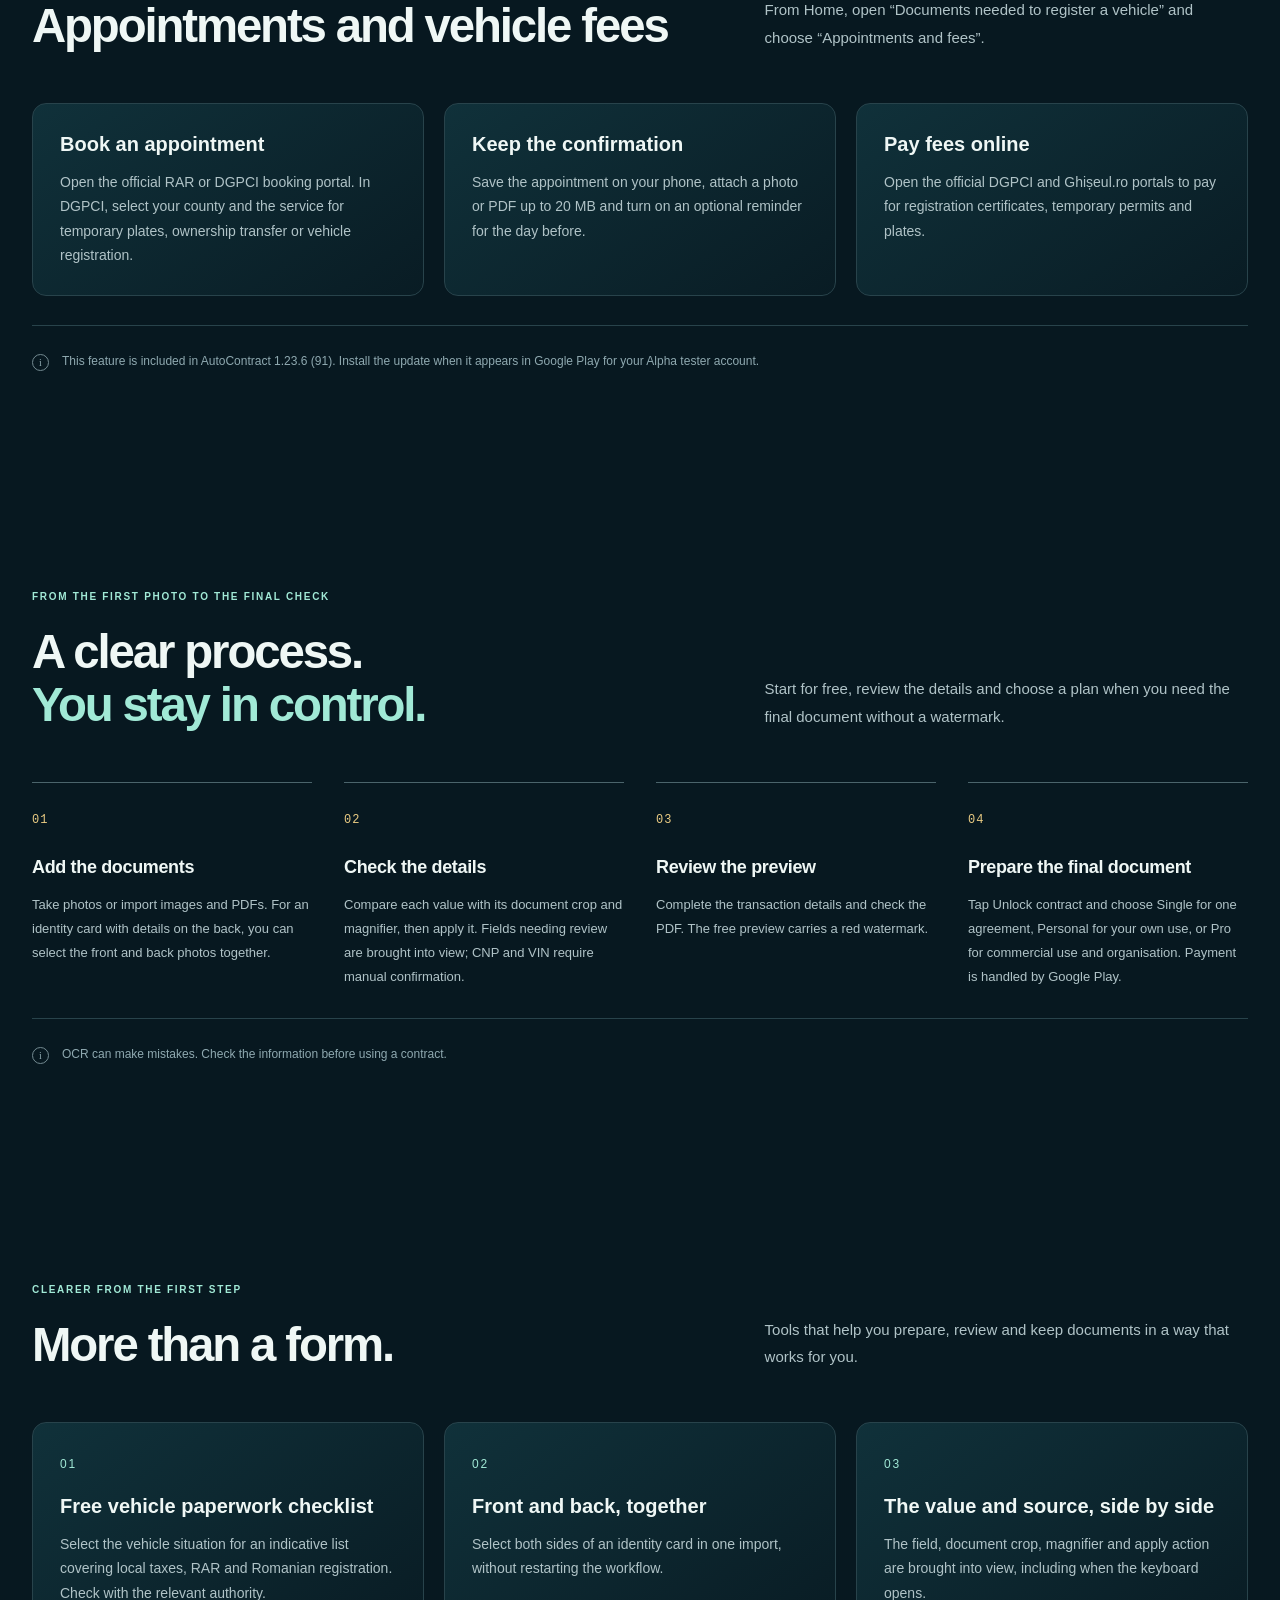
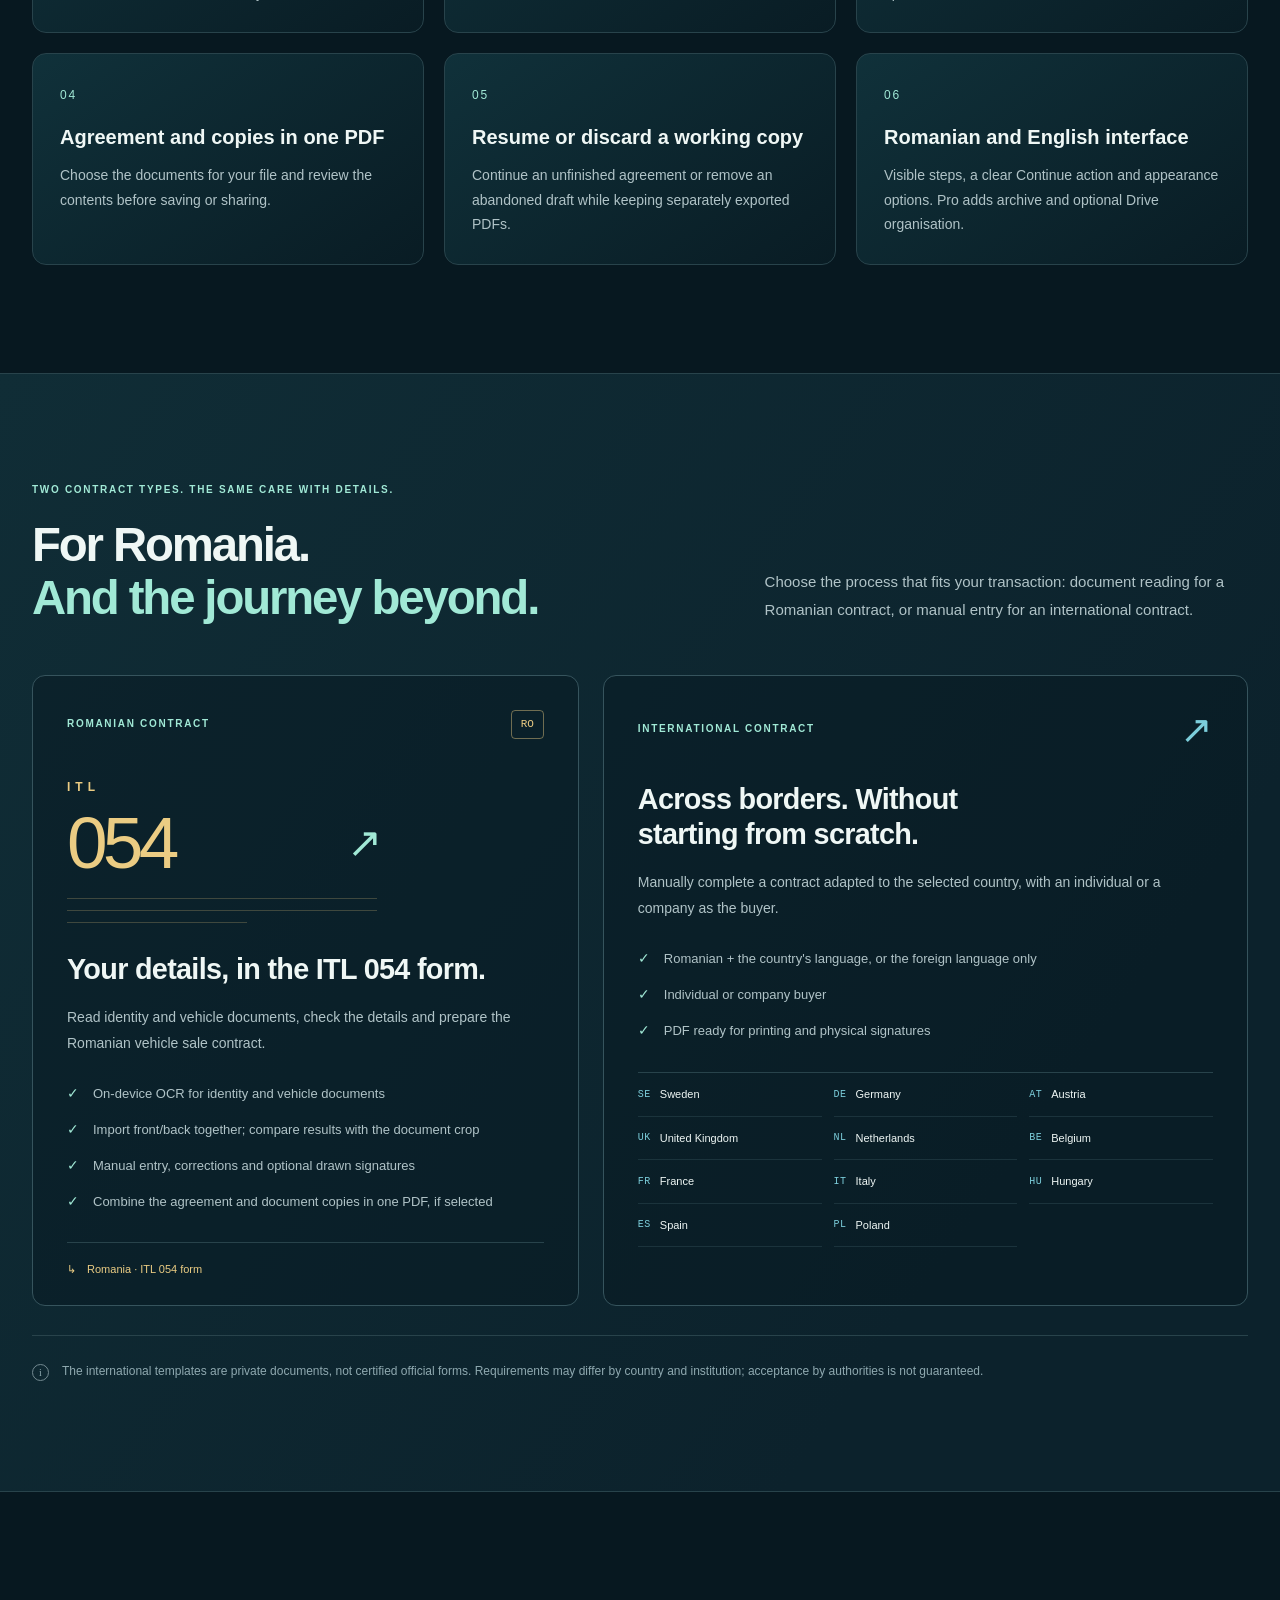
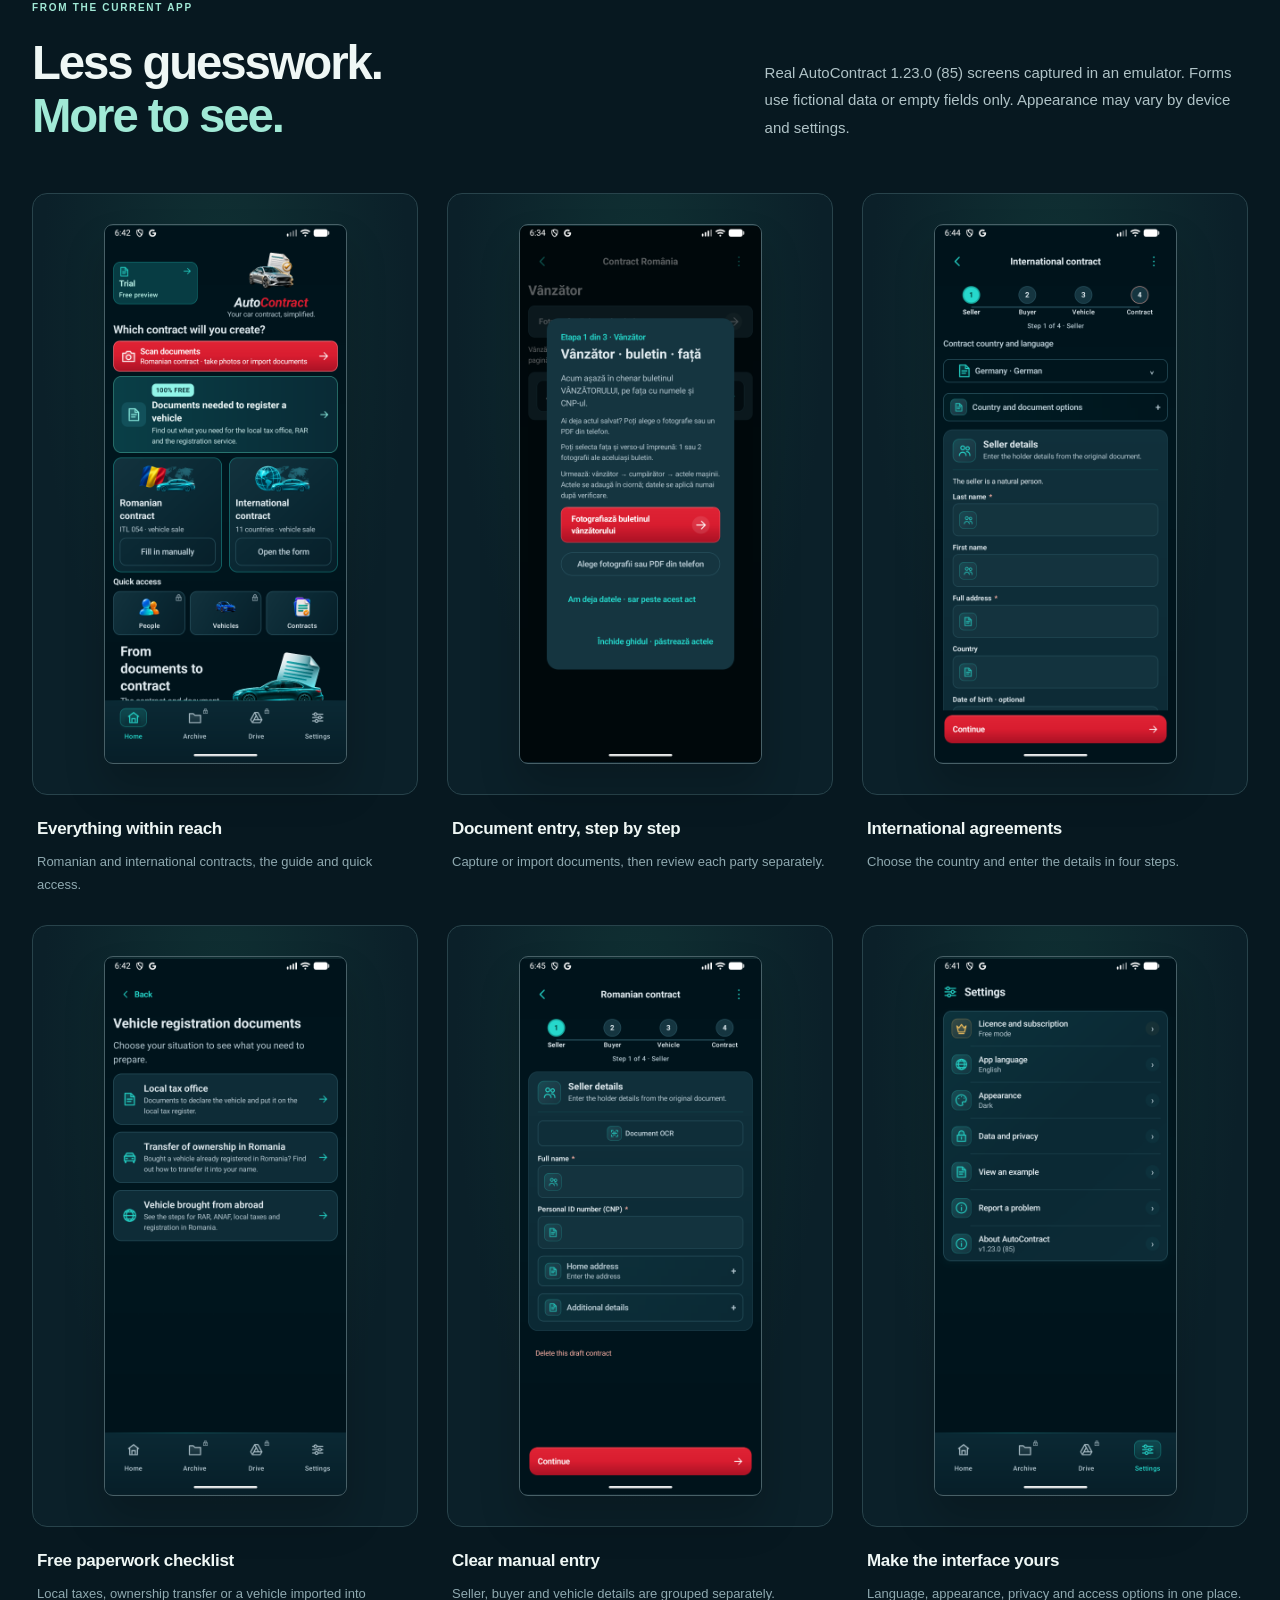
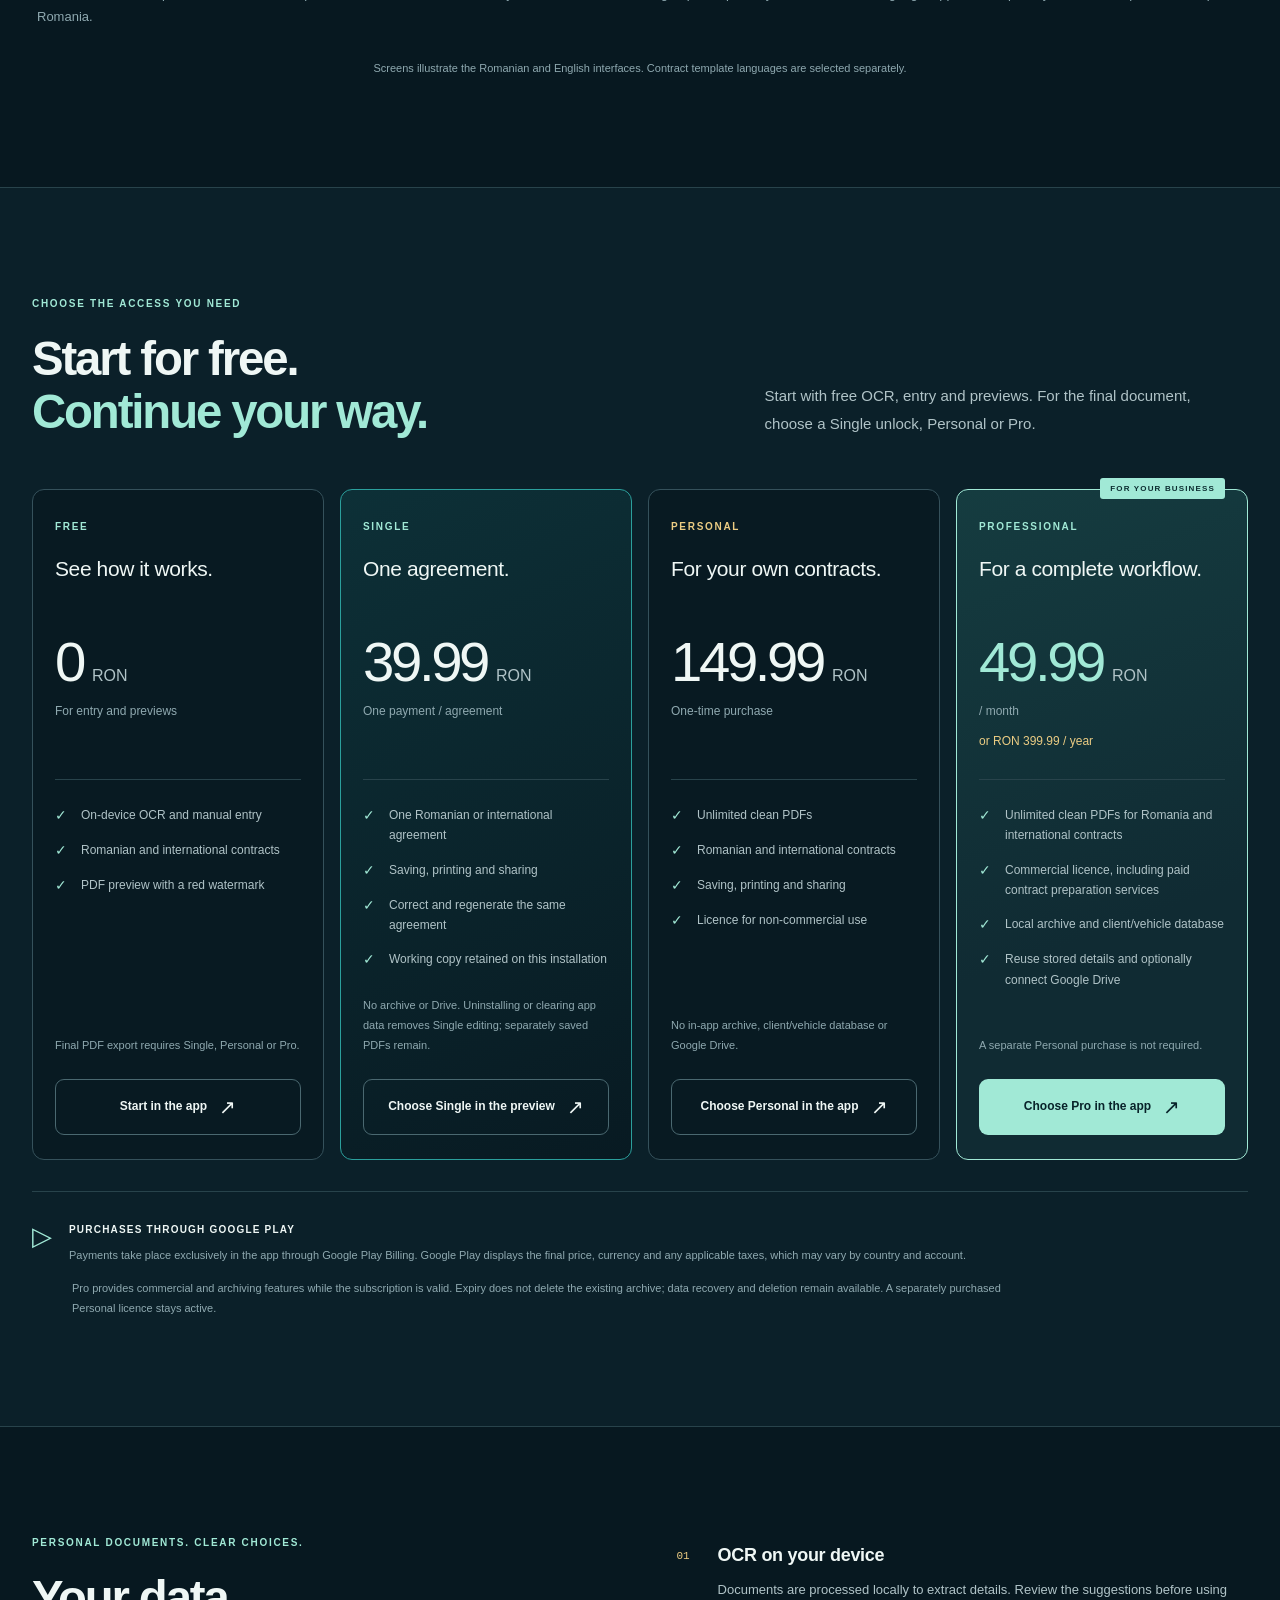
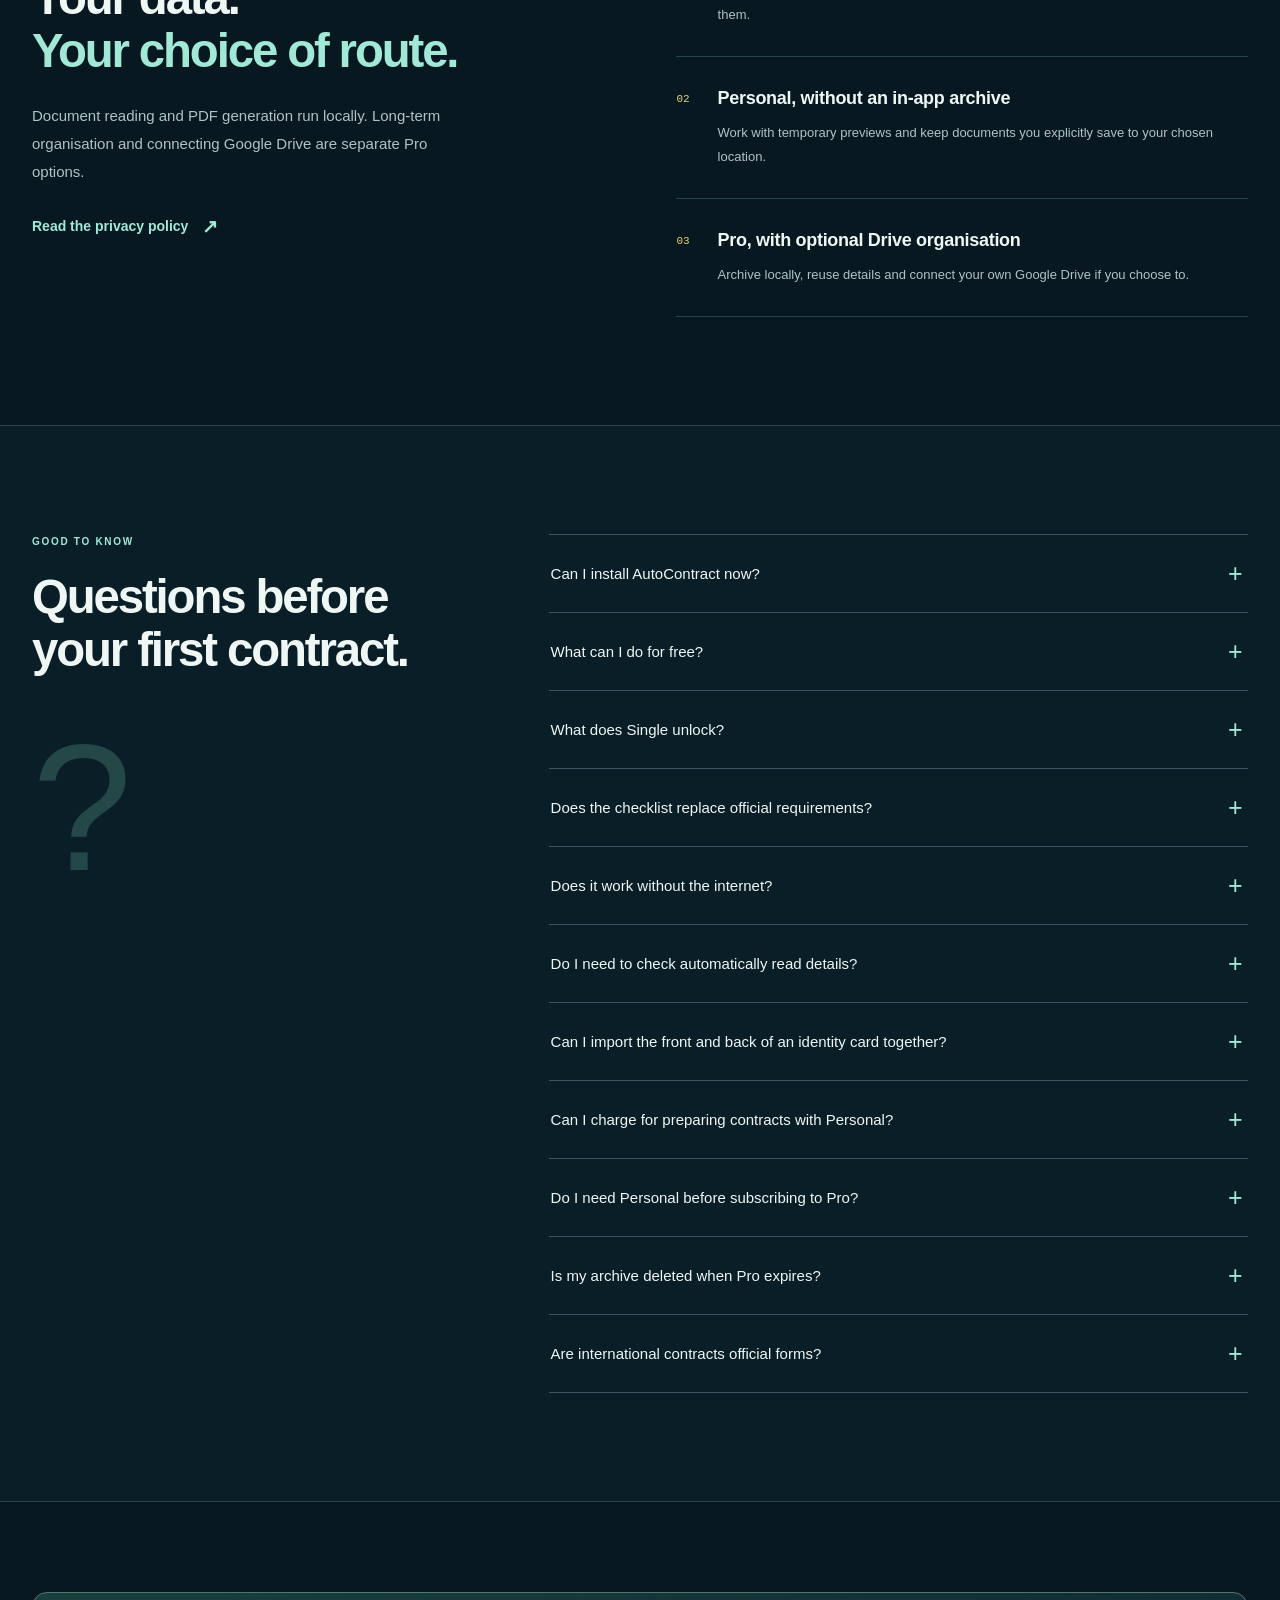
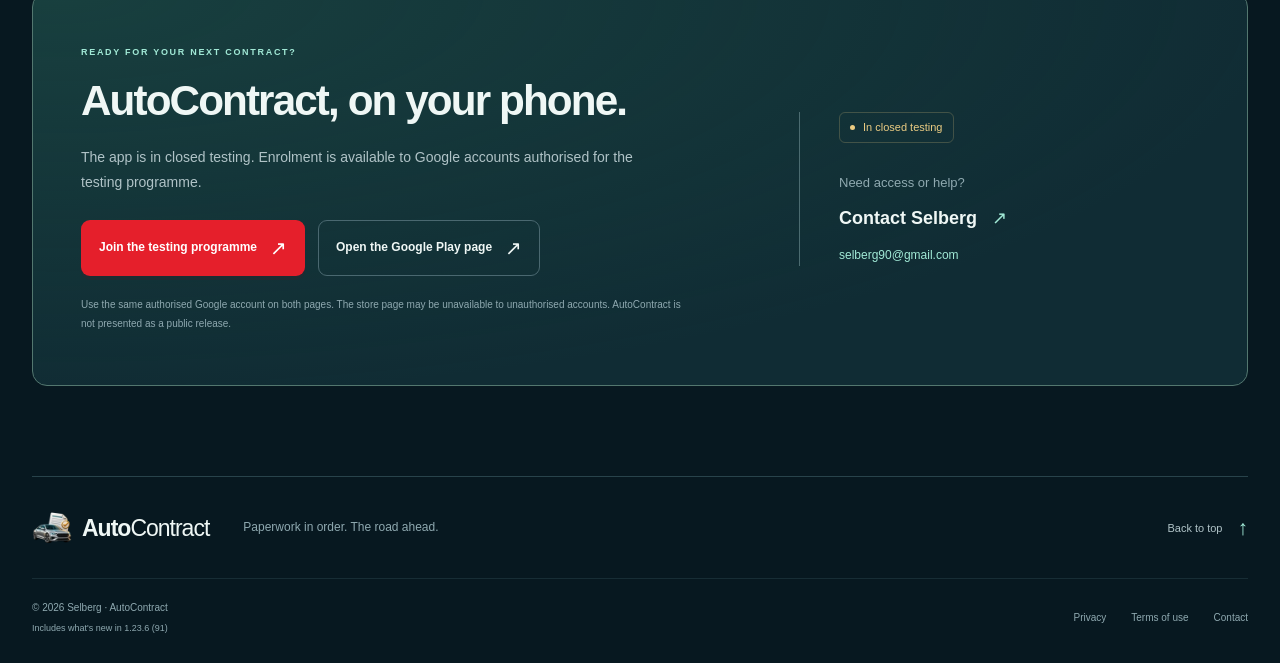
<file: en/index.html>
<!doctype html>
<html lang="en">
<head>
  <meta charset="utf-8">
  <meta name="viewport" content="width=device-width, initial-scale=1">
  <meta name="description" content="AutoContract for Android: Romanian ITL 054 and international vehicle agreements, on-device OCR and a free guide for registration appointments, reminders and fees.">
  <meta name="theme-color" content="#071820">
  <meta name="color-scheme" content="dark">
  <title>AutoContract — Vehicle sale contracts, from documents to PDF</title>
  <link rel="canonical" href="https://autocontract.myprintx.com/en/">
  <link rel="alternate" hreflang="ro" href="https://autocontract.myprintx.com/">
  <link rel="alternate" hreflang="en" href="https://autocontract.myprintx.com/en/">
  <link rel="alternate" hreflang="x-default" href="https://autocontract.myprintx.com/">
  <meta property="og:type" content="website">
  <meta property="og:site_name" content="AutoContract">
  <meta property="og:locale" content="en_GB">
  <meta property="og:locale:alternate" content="ro_RO">
  <meta property="og:title" content="AutoContract — Vehicle sale contracts, from documents to PDF">
  <meta property="og:description" content="AutoContract for Android: Romanian ITL 054 and international vehicle agreements, on-device OCR and a free guide for registration appointments, reminders and fees.">
  <meta property="og:url" content="https://autocontract.myprintx.com/en/">
  <meta property="og:image" content="https://autocontract.myprintx.com/assets/social-card.jpg">
  <meta property="og:image:width" content="1200">
  <meta property="og:image:height" content="630">
  <meta property="og:image:alt" content="AutoContract 1.23.0: Home and the free vehicle registration checklist">
  <meta name="twitter:card" content="summary_large_image">
  <meta name="twitter:title" content="AutoContract — Vehicle sale contracts, from documents to PDF">
  <meta name="twitter:description" content="AutoContract for Android: Romanian ITL 054 and international vehicle agreements, on-device OCR and a free guide for registration appointments, reminders and fees.">
  <meta name="twitter:image" content="https://autocontract.myprintx.com/assets/social-card.jpg">
  <link rel="icon" href="/assets/favicon.ico" sizes="any">
  <link rel="icon" type="image/png" href="/assets/favicon-32.png" sizes="32x32">
  <link rel="apple-touch-icon" href="/assets/favicon-180.png" sizes="180x180">
  <link rel="stylesheet" href="/assets/site.css">
  <script src="/assets/site.js" defer></script>
</head>
<body class="site-home" id="sus">
  <a class="skip-link" href="#continut">Skip to content</a>
  <header class="site-header">
    <div class="shell header-inner">
      <a class="brand" href="/en/" aria-label="AutoContract — Home">
        <img src="/assets/logo-96.webp" srcset="/assets/logo-96.webp 96w, /assets/logo-192.webp 192w" sizes="44px" alt="" width="44" height="44">
        <span>Auto<span class="brand-light">Contract</span><small>PAPERWORK IN ORDER. THE ROAD AHEAD.</small></span>
      </a>
      <nav class="main-nav" id="navigare" aria-label="Main navigation"><a href="#contracte">Contracts</a><a href="#cum-functioneaza">How it works</a><a href="#licente">Plans</a><a href="#intrebari">Questions</a></nav>
      <div class="header-actions">
        <nav class="language-switch" aria-label="Website language">
          <a href="/?lang=ro" lang="ro" hreflang="ro" data-language="ro">RO</a>
          <a href="/en/?lang=en" lang="en" hreflang="en" data-language="en" aria-current="page">EN</a>
        </nav>
        <a class="button button-small button-outline header-cta" href="#instalare">Try the app <span aria-hidden="true">↗</span></a>
        <button class="menu-toggle" type="button" aria-controls="navigare" aria-expanded="false" aria-label="Open navigation" hidden><span></span><span></span></button>
      </div>
    </div>
  </header>
  <main id="continut">
    <section class="hero shell" aria-labelledby="hero-title">
      <div class="hero-heading">
        <div class="hero-copy">
          <div class="hero-meta"><p class="eyebrow">AUTOCONTRACT · ANDROID</p><span class="status"><span aria-hidden="true"></span>In closed testing</span></div>
          <h1 id="hero-title">Paperwork in order.<br><span>The road ahead.</span></h1>
          <p class="hero-lead">Read documents on your phone, review the details and prepare an agreement for Romania or one of 11 countries. With a free Romanian registration checklist and access that fits your needs.</p>
          <div class="actions"><a class="button button-primary" href="#instalare">Join the test programme <span aria-hidden="true">↗</span></a><a class="text-link" href="#programari">Appointments and fees <span aria-hidden="true">↓</span></a></div>
          <p class="access-note">Installation requires an authorised Google account and enrolment in the testing programme.</p>
        </div>
        <aside class="hero-destination" aria-label="ROMANIA + 11 COUNTRIES">
          <div class="destination-top"><span class="eyebrow">ROMANIA + 11 COUNTRIES</span><span class="destination-line" aria-hidden="true"></span></div>
          <div class="destination-number" aria-hidden="true">RO<span>+11</span></div>
          <p class="destination-title">One journey. More destinations.</p>
          <p>Romanian and international contracts, in the same app.</p>
          <span class="route-symbol" aria-hidden="true">↗</span>
        </aside>
      </div>
      <figure class="promo-figure">
        <div class="promo-image-wrap">
          <picture>
            <img src="/assets/promo-current-en.jpg" alt="AutoContract 1.23.0: Home and the free vehicle registration checklist" width="1024" height="500" fetchpriority="high" decoding="async">
          </picture>
        </div>
        <figcaption><span class="caption-label">SCREENSHOTS FROM VERSION 1.23.0</span><span>A presentation using real AutoContract 1.23.0 screens. Archive and Google Drive features require Pro; final documents require paid access.</span></figcaption>
      </figure>
      <div class="hero-facts"><div><span class="fact-mark" aria-hidden="true">↳</span><div><strong>On-device OCR</strong><span>Document reading on your device</span></div></div><div><span class="fact-mark" aria-hidden="true">↳</span><div><strong>Romania + international</strong><span>ITL 054 and contracts for 11 countries</span></div></div><div><span class="fact-mark" aria-hidden="true">↳</span><div><strong>You review</strong><span>Confirm the details before the final document</span></div></div></div>
    </section>

    <section class="section shell" id="programari" aria-labelledby="appointments-title">
      <div class="section-head">
        <div><p class="eyebrow">FREE VEHICLE REGISTRATION GUIDE</p><h2 id="appointments-title">Appointments and vehicle fees</h2></div>
        <p class="section-intro">From Home, open “Documents needed to register a vehicle” and choose “Appointments and fees”.</p>
      </div>
      <div class="updates-grid">
        <article>
          <h3>Book an appointment</h3>
          <p>Open the official RAR or DGPCI booking portal. In DGPCI, select your county and the service for temporary plates, ownership transfer or vehicle registration.</p>
        </article>
        <article>
          <h3>Keep the confirmation</h3>
          <p>Save the appointment on your phone, attach a photo or PDF up to 20 MB and turn on an optional reminder for the day before.</p>
        </article>
        <article>
          <h3>Pay fees online</h3>
          <p>Open the official DGPCI and Ghișeul.ro portals to pay for registration certificates, temporary permits and plates.</p>
        </article>
      </div>
      <p class="info-note"><span aria-hidden="true">i</span>This feature is included in AutoContract 1.23.6 (91). Install the update when it appears in Google Play for your Alpha tester account.</p>
    </section>

    <section class="section shell" id="cum-functioneaza" aria-labelledby="workflow-title">
      <div class="section-head">
        <div><p class="eyebrow">FROM THE FIRST PHOTO TO THE FINAL CHECK</p><h2 id="workflow-title">A clear process.<br><span>You stay in control.</span></h2></div>
        <p class="section-intro">Start for free, review the details and choose a plan when you need the final document without a watermark.</p>
      </div>
      <div class="workflow-grid"><article data-reveal><span class="step-number">01</span><h3>Add the documents</h3><p>Take photos or import images and PDFs. For an identity card with details on the back, you can select the front and back photos together.</p></article><article data-reveal><span class="step-number">02</span><h3>Check the details</h3><p>Compare each value with its document crop and magnifier, then apply it. Fields needing review are brought into view; CNP and VIN require manual confirmation.</p></article><article data-reveal><span class="step-number">03</span><h3>Review the preview</h3><p>Complete the transaction details and check the PDF. The free preview carries a red watermark.</p></article><article data-reveal><span class="step-number">04</span><h3>Prepare the final document</h3><p>Tap Unlock contract and choose Single for one agreement, Personal for your own use, or Pro for commercial use and organisation. Payment is handled by Google Play.</p></article></div>
      <p class="info-note"><span aria-hidden="true">i</span>OCR can make mistakes. Check the information before using a contract.</p>
    </section>

    <section class="section shell updates-section" id="noutati" aria-labelledby="updates-title">
      <div class="section-head"><div><p class="eyebrow">CLEARER FROM THE FIRST STEP</p><h2 id="updates-title">More than a form.</h2></div><p class="section-intro">Tools that help you prepare, review and keep documents in a way that works for you.</p></div>
      <div class="updates-grid"><article data-reveal><span class="update-number">01</span><h3>Free vehicle paperwork checklist</h3><p>Select the vehicle situation for an indicative list covering local taxes, RAR and Romanian registration. Check with the relevant authority.</p></article><article data-reveal><span class="update-number">02</span><h3>Front and back, together</h3><p>Select both sides of an identity card in one import, without restarting the workflow.</p></article><article data-reveal><span class="update-number">03</span><h3>The value and source, side by side</h3><p>The field, document crop, magnifier and apply action are brought into view, including when the keyboard opens.</p></article><article data-reveal><span class="update-number">04</span><h3>Agreement and copies in one PDF</h3><p>Choose the documents for your file and review the contents before saving or sharing.</p></article><article data-reveal><span class="update-number">05</span><h3>Resume or discard a working copy</h3><p>Continue an unfinished agreement or remove an abandoned draft while keeping separately exported PDFs.</p></article><article data-reveal><span class="update-number">06</span><h3>Romanian and English interface</h3><p>Visible steps, a clear Continue action and appearance options. Pro adds archive and optional Drive organisation.</p></article></div>
    </section>

    <section class="contracts-section" id="contracte" aria-labelledby="contracts-title">
      <div class="shell section">
        <div class="section-head">
          <div><p class="eyebrow">TWO CONTRACT TYPES. THE SAME CARE WITH DETAILS.</p><h2 id="contracts-title">For Romania.<br><span>And the journey beyond.</span></h2></div>
          <p class="section-intro">Choose the process that fits your transaction: document reading for a Romanian contract, or manual entry for an international contract.</p>
        </div>
        <div class="contract-grid">
          <article class="contract-panel contract-romania" data-reveal>
            <div class="panel-top"><span class="eyebrow">ROMANIAN CONTRACT</span><span class="country-code">RO</span></div>
            <div class="document-mark" aria-hidden="true"><span>ITL</span><strong>054<span>↗</span></strong><i></i><i></i><i></i></div>
            <h3>Your details, in the ITL 054 form.</h3><p>Read identity and vehicle documents, check the details and prepare the Romanian vehicle sale contract.</p>
            <ul class="feature-list"><li><span aria-hidden="true">✓</span><span>On-device OCR for identity and vehicle documents</span></li><li><span aria-hidden="true">✓</span><span>Import front/back together; compare results with the document crop</span></li><li><span aria-hidden="true">✓</span><span>Manual entry, corrections and optional drawn signatures</span></li><li><span aria-hidden="true">✓</span><span>Combine the agreement and document copies in one PDF, if selected</span></li></ul>
            <p class="panel-foot"><span aria-hidden="true">↳</span> Romania · ITL 054 form</p>
          </article>
          <article class="contract-panel contract-international" data-reveal>
            <div class="panel-top"><span class="eyebrow">INTERNATIONAL CONTRACT</span><span class="world-mark" aria-hidden="true">↗</span></div>
            <h3>Across borders. Without starting from scratch.</h3><p>Manually complete a contract adapted to the selected country, with an individual or a company as the buyer.</p>
            <ul class="feature-list"><li><span aria-hidden="true">✓</span><span>Romanian + the country&#x27;s language, or the foreign language only</span></li><li><span aria-hidden="true">✓</span><span>Individual or company buyer</span></li><li><span aria-hidden="true">✓</span><span>PDF ready for printing and physical signatures</span></li></ul>
            <ul class="countries" aria-label="11 countries for international contracts"><li><span>SE</span>Sweden</li><li><span>DE</span>Germany</li><li><span>AT</span>Austria</li><li><span>UK</span>United Kingdom</li><li><span>NL</span>Netherlands</li><li><span>BE</span>Belgium</li><li><span>FR</span>France</li><li><span>IT</span>Italy</li><li><span>HU</span>Hungary</li><li><span>ES</span>Spain</li><li><span>PL</span>Poland</li></ul>
          </article>
        </div>
        <p class="info-note"><span aria-hidden="true">i</span>The international templates are private documents, not certified official forms. Requirements may differ by country and institution; acceptance by authorities is not guaranteed.</p>
      </div>
    </section>

    <section class="section shell screens-section" id="aplicatie" aria-labelledby="screens-title">
      <div class="section-head">
        <div><p class="eyebrow">FROM THE CURRENT APP</p><h2 id="screens-title">Less guesswork.<br><span>More to see.</span></h2></div>
        <p class="section-intro">Real AutoContract 1.23.0 (85) screens captured in an emulator. Forms use fictional data or empty fields only. Appearance may vary by device and settings.</p>
      </div>
      <div class="screens-grid"><figure class="screen-figure" data-reveal><div class="screen-stage"><img src="/assets/screens/01-home-en.png" alt="AutoContract 1.23.0 Home screen in Trial mode" width="1080" height="2400" loading="lazy" decoding="async"></div><figcaption><h3>Everything within reach</h3><p>Romanian and international contracts, the guide and quick access.</p></figcaption></figure><figure class="screen-figure" data-reveal><div class="screen-stage"><img src="/assets/screens/05-ocr-ro.png" alt="AutoContract guided OCR entry for seller documents" width="1080" height="2400" loading="lazy" decoding="async"></div><figcaption><h3>Document entry, step by step</h3><p>Capture or import documents, then review each party separately.</p></figcaption></figure><figure class="screen-figure" data-reveal><div class="screen-stage"><img src="/assets/screens/03-international-en.png" alt="AutoContract international form with Germany selected" width="1080" height="2400" loading="lazy" decoding="async"></div><figcaption><h3>International agreements</h3><p>Choose the country and enter the details in four steps.</p></figcaption></figure><figure class="screen-figure" data-reveal><div class="screen-stage"><img src="/assets/screens/02-guide-en.png" alt="AutoContract free Romanian vehicle registration checklist" width="1080" height="2400" loading="lazy" decoding="async"></div><figcaption><h3>Free paperwork checklist</h3><p>Local taxes, ownership transfer or a vehicle imported into Romania.</p></figcaption></figure><figure class="screen-figure" data-reveal><div class="screen-stage"><img src="/assets/screens/06-form-en.png" alt="AutoContract Romanian form with fictional or empty fields" width="1080" height="2400" loading="lazy" decoding="async"></div><figcaption><h3>Clear manual entry</h3><p>Seller, buyer and vehicle details are grouped separately.</p></figcaption></figure><figure class="screen-figure" data-reveal><div class="screen-stage"><img src="/assets/screens/08-settings-en.png" alt="AutoContract settings in English" width="1080" height="2400" loading="lazy" decoding="async"></div><figcaption><h3>Make the interface yours</h3><p>Language, appearance, privacy and access options in one place.</p></figcaption></figure></div>
      <p class="quiet centered">Screens illustrate the Romanian and English interfaces. Contract template languages are selected separately.</p>
    </section>

    <section class="pricing-section" id="licente" aria-labelledby="pricing-title">
      <div class="shell section">
        <div class="section-head">
          <div><p class="eyebrow">CHOOSE THE ACCESS YOU NEED</p><h2 id="pricing-title">Start for free.<br><span>Continue your way.</span></h2></div>
          <p class="section-intro">Start with free OCR, entry and previews. For the final document, choose a Single unlock, Personal or Pro.</p>
        </div>
        <div class="pricing-grid"><article class="price-plan plan-free" data-reveal><p class="eyebrow">FREE</p><h3>See how it works.</h3><p class="price"><strong>0</strong><span>RON</span></p><p class="price-period">For entry and previews</p><div class="annual-spacer" aria-hidden="true"></div><ul class="feature-list"><li><span aria-hidden="true">✓</span><span>On-device OCR and manual entry</span></li><li><span aria-hidden="true">✓</span><span>Romanian and international contracts</span></li><li><span aria-hidden="true">✓</span><span>PDF preview with a red watermark</span></li></ul><p class="plan-limit">Final PDF export requires Single, Personal or Pro.</p><a class="button button-outline" href="#instalare">Start in the app<span aria-hidden="true">↗</span></a></article><article class="price-plan plan-single" data-reveal><p class="eyebrow">SINGLE</p><h3>One agreement.</h3><p class="price"><strong>39.99</strong><span>RON</span></p><p class="price-period">One payment / agreement</p><div class="annual-spacer" aria-hidden="true"></div><ul class="feature-list"><li><span aria-hidden="true">✓</span><span>One Romanian or international agreement</span></li><li><span aria-hidden="true">✓</span><span>Saving, printing and sharing</span></li><li><span aria-hidden="true">✓</span><span>Correct and regenerate the same agreement</span></li><li><span aria-hidden="true">✓</span><span>Working copy retained on this installation</span></li></ul><p class="plan-limit">No archive or Drive. Uninstalling or clearing app data removes Single editing; separately saved PDFs remain.</p><a class="button button-outline" href="#instalare">Choose Single in the preview<span aria-hidden="true">↗</span></a></article><article class="price-plan plan-personal" data-reveal><p class="eyebrow">PERSONAL</p><h3>For your own contracts.</h3><p class="price"><strong>149.99</strong><span>RON</span></p><p class="price-period">One-time purchase</p><div class="annual-spacer" aria-hidden="true"></div><ul class="feature-list"><li><span aria-hidden="true">✓</span><span>Unlimited clean PDFs</span></li><li><span aria-hidden="true">✓</span><span>Romanian and international contracts</span></li><li><span aria-hidden="true">✓</span><span>Saving, printing and sharing</span></li><li><span aria-hidden="true">✓</span><span>Licence for non-commercial use</span></li></ul><p class="plan-limit">No in-app archive, client/vehicle database or Google Drive.</p><a class="button button-outline" href="#instalare">Choose Personal in the app<span aria-hidden="true">↗</span></a></article><article class="price-plan plan-pro" data-reveal><span class="plan-badge">FOR YOUR BUSINESS</span><p class="eyebrow">PROFESSIONAL</p><h3>For a complete workflow.</h3><p class="price"><strong>49.99</strong><span>RON</span></p><p class="price-period">/ month</p><p class="annual-price">or RON 399.99 / year</p><ul class="feature-list"><li><span aria-hidden="true">✓</span><span>Unlimited clean PDFs for Romania and international contracts</span></li><li><span aria-hidden="true">✓</span><span>Commercial licence, including paid contract preparation services</span></li><li><span aria-hidden="true">✓</span><span>Local archive and client/vehicle database</span></li><li><span aria-hidden="true">✓</span><span>Reuse stored details and optionally connect Google Drive</span></li></ul><p class="plan-limit">A separate Personal purchase is not required.</p><a class="button button-mint" href="#instalare">Choose Pro in the app<span aria-hidden="true">↗</span></a></article></div>
        <div class="billing-note"><span class="billing-symbol" aria-hidden="true">▷</span><div><h3>PURCHASES THROUGH GOOGLE PLAY</h3><p>Payments take place exclusively in the app through Google Play Billing. Google Play displays the final price, currency and any applicable taxes, which may vary by country and account.</p></div></div>
        <p class="expiry-note">Pro provides commercial and archiving features while the subscription is valid. Expiry does not delete the existing archive; data recovery and deletion remain available. A separately purchased Personal licence stays active.</p>
      </div>
    </section>

    <section class="section shell data-section" aria-labelledby="data-title">
      <div class="data-intro"><p class="eyebrow">PERSONAL DOCUMENTS. CLEAR CHOICES.</p><h2 id="data-title">Your data.<br><span>Your choice of route.</span></h2><p class="section-intro">Document reading and PDF generation run locally. Long-term organisation and connecting Google Drive are separate Pro options.</p><a class="text-link" href="/en/confidentialitate.html">Read the privacy policy <span aria-hidden="true">↗</span></a></div>
      <div class="data-items"><article><span>01</span><div><h3>OCR on your device</h3><p>Documents are processed locally to extract details. Review the suggestions before using them.</p></div></article><article><span>02</span><div><h3>Personal, without an in-app archive</h3><p>Work with temporary previews and keep documents you explicitly save to your chosen location.</p></div></article><article><span>03</span><div><h3>Pro, with optional Drive organisation</h3><p>Archive locally, reuse details and connect your own Google Drive if you choose to.</p></div></article></div>
    </section>

    <section class="faq-section" id="intrebari" aria-labelledby="faq-title">
      <div class="shell section faq-layout">
        <div><p class="eyebrow">GOOD TO KNOW</p><h2 id="faq-title">Questions before your first contract.</h2><div class="faq-decoration" aria-hidden="true">?</div></div>
        <div class="faq-items"><details><summary>Can I install AutoContract now?<span aria-hidden="true">+</span></summary><div><p>The app is in Closed Testing. You need a Google account authorised for testing and must join the programme. Use the same account for enrolment and installation. Contact the developer if you do not have access.</p></div></details><details><summary>What can I do for free?<span aria-hidden="true">+</span></summary><div><p>On-device OCR, manual entry, data review, SPECIMEN previews and the paperwork checklist are free. Exporting a final agreement without a watermark requires Single, Personal or Pro.</p></div></details><details><summary>What does Single unlock?<span aria-hidden="true">+</span></summary><div><p>Single enables export and corrections for the same agreement on the current installation. Different parties, vehicle or template may require another unlock. No archive or Drive is included. Uninstalling or clearing app data removes local editing; separately saved PDFs remain.</p></div></details><details><summary>Does the checklist replace official requirements?<span aria-hidden="true">+</span></summary><div><p>No. It is an informational guide to help you prepare documents. Requirements can differ by situation and authority. Some forms may be supplied at the counter; confirm the current list with the relevant authority.</p></div></details><details><summary>Does it work without the internet?<span aria-hidden="true">+</span></summary><div><p>OCR and PDF generation run locally. Internet access is needed for purchases, restoring and verifying Google Play licences, and Google Drive features.</p></div></details><details><summary>Do I need to check automatically read details?<span aria-hidden="true">+</span></summary><div><p>Yes. OCR can make mistakes. Compare details with the originals, correct suggestions and manually confirm personal identification numbers and the VIN. The app does not replace checks of the documents or transaction conditions.</p></div></details><details><summary>Can I import the front and back of an identity card together?<span aria-hidden="true">+</span></summary><div><p>Yes. For cards with information on both sides, you can select the two photos together from your phone during import. The extracted details still need to be checked.</p></div></details><details><summary>Can I charge for preparing contracts with Personal?<span aria-hidden="true">+</span></summary><div><p>Personal is licensed for non-commercial use. Commercial activity, including paid contract preparation services, requires a valid Pro subscription.</p></div></details><details><summary>Do I need Personal before subscribing to Pro?<span aria-hidden="true">+</span></summary><div><p>No. Pro provides its features independently. If you also purchased Personal, that licence remains active after Pro expires, with the rights and limitations of the Personal plan.</p></div></details><details><summary>Is my archive deleted when Pro expires?<span aria-hidden="true">+</span></summary><div><p>No. Expiry does not delete the existing archive. Access returns to the rights provided by your valid licences, while recovery and deletion of existing data remain available.</p></div></details><details><summary>Are international contracts official forms?<span aria-hidden="true">+</span></summary><div><p>They are private templates adapted to the selected country, completed manually. They are not presented as certified official forms and acceptance by authorities is not guaranteed. Check the requirements for your transaction and the country where you will use the document.</p></div></details></div>
      </div>
    </section>

    <section class="download-section shell" id="instalare" aria-labelledby="download-title">
      <div class="download-copy"><p class="eyebrow">READY FOR YOUR NEXT CONTRACT?</p><h2 id="download-title">AutoContract, on your phone.</h2><p>The app is in closed testing. Enrolment is available to Google accounts authorised for the testing programme.</p><div class="actions"><a class="button button-primary" href="https://play.google.com/apps/testing/ro.myprintx.autocontract">Join the testing programme <span aria-hidden="true">↗</span></a><a class="button button-outline" href="https://play.google.com/store/apps/details?id=ro.myprintx.autocontract">Open the Google Play page <span aria-hidden="true">↗</span></a></div><p class="download-note">Use the same authorised Google account on both pages. The store page may be unavailable to unauthorised accounts. AutoContract is not presented as a public release.</p></div>
      <div class="download-contact"><span class="status"><span aria-hidden="true"></span>In closed testing</span><p>Need access or help?</p><a href="mailto:selberg90@gmail.com">Contact Selberg <span aria-hidden="true">↗</span></a><a class="contact-email" href="mailto:selberg90@gmail.com">selberg90@gmail.com</a></div>
    </section>
  </main>
  <footer class="site-footer shell">
    <div class="footer-top"><a class="brand" href="/en/" aria-label="AutoContract — Home"><img src="/assets/logo-96.webp" srcset="/assets/logo-96.webp 96w, /assets/logo-192.webp 192w" sizes="40px" alt="" width="40" height="40"><span>Auto<span class="brand-light">Contract</span></span></a><p>Paperwork in order. The road ahead.</p><a class="back-top" href="#sus">Back to top <span aria-hidden="true">↑</span></a></div>
    <div class="footer-bottom"><div><span>© 2026 Selberg · AutoContract</span><small>Includes what&#x27;s new in 1.23.6 (91)</small></div><nav aria-label="Information and contact"><a href="/en/confidentialitate.html">Privacy</a><a href="/en/termeni.html">Terms of use</a><a href="mailto:selberg90@gmail.com">Contact</a></nav></div>
  </footer>
</body>
</html>
</file>
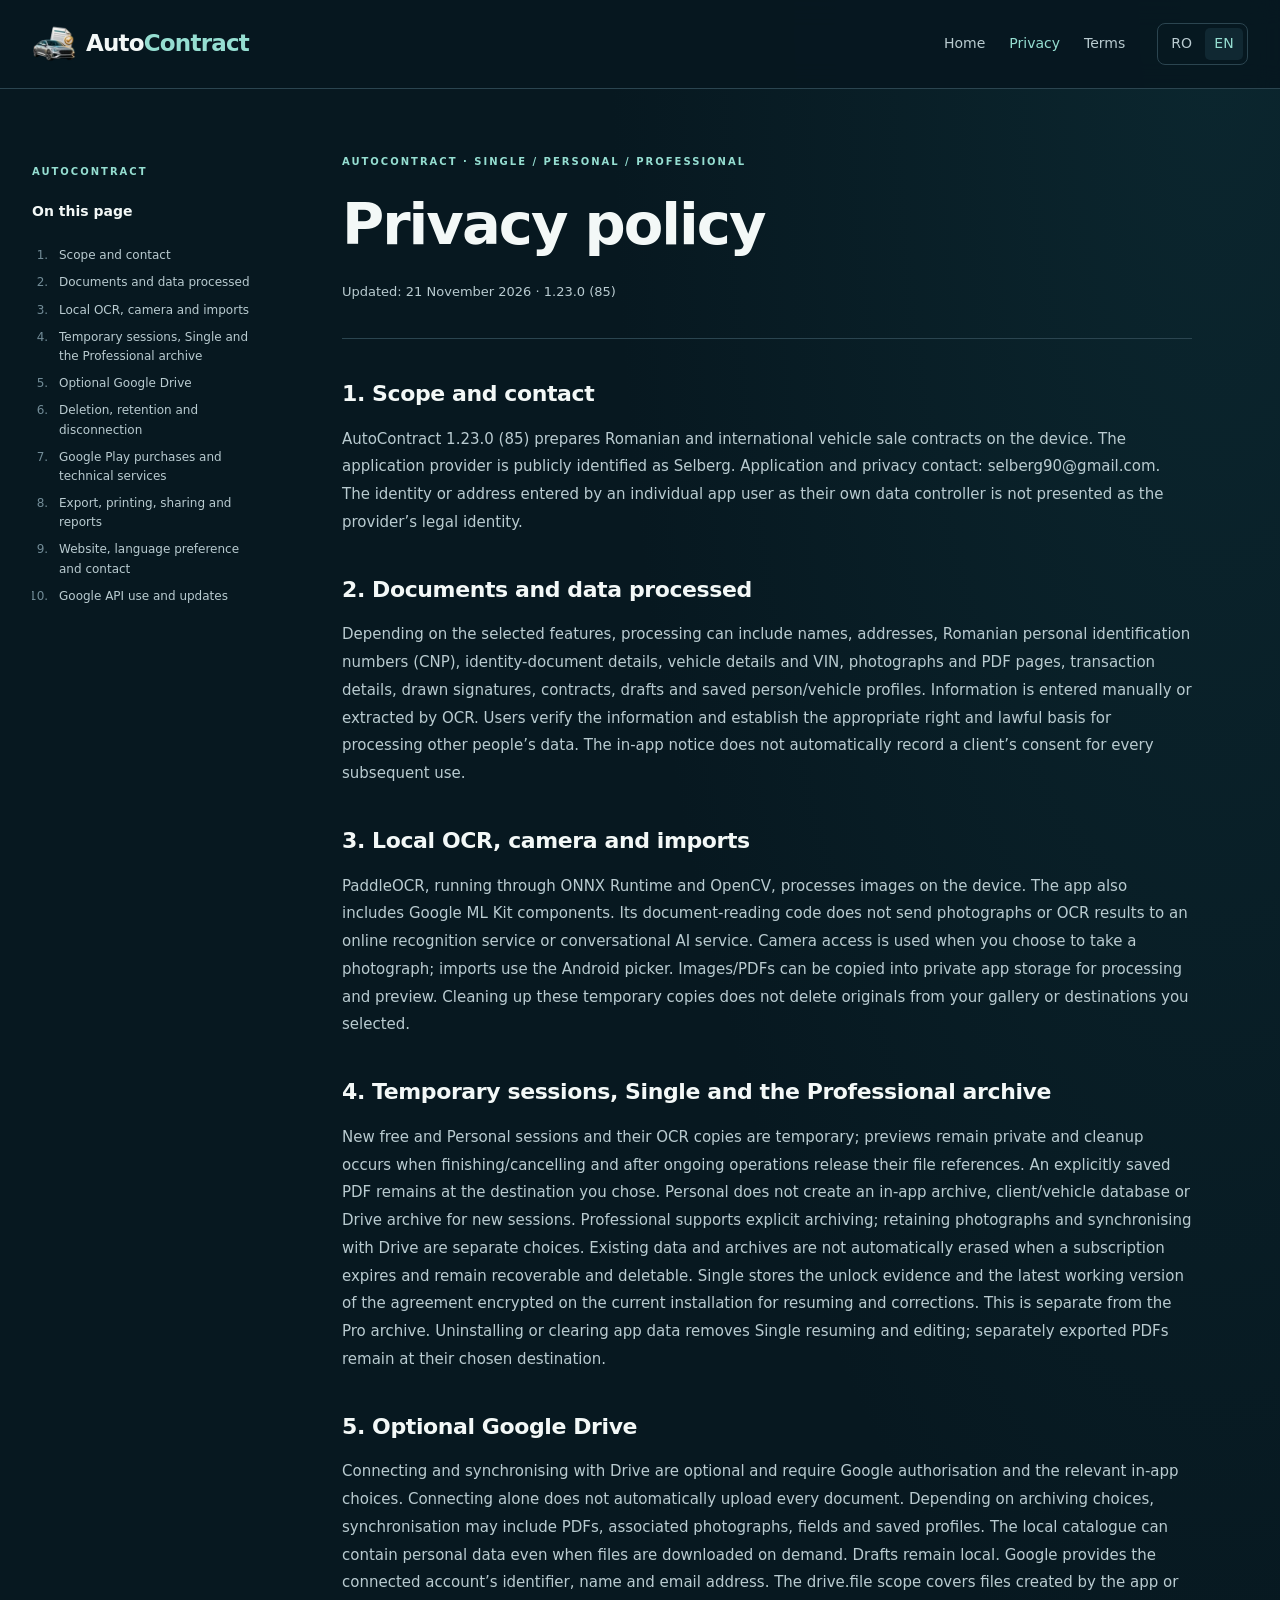
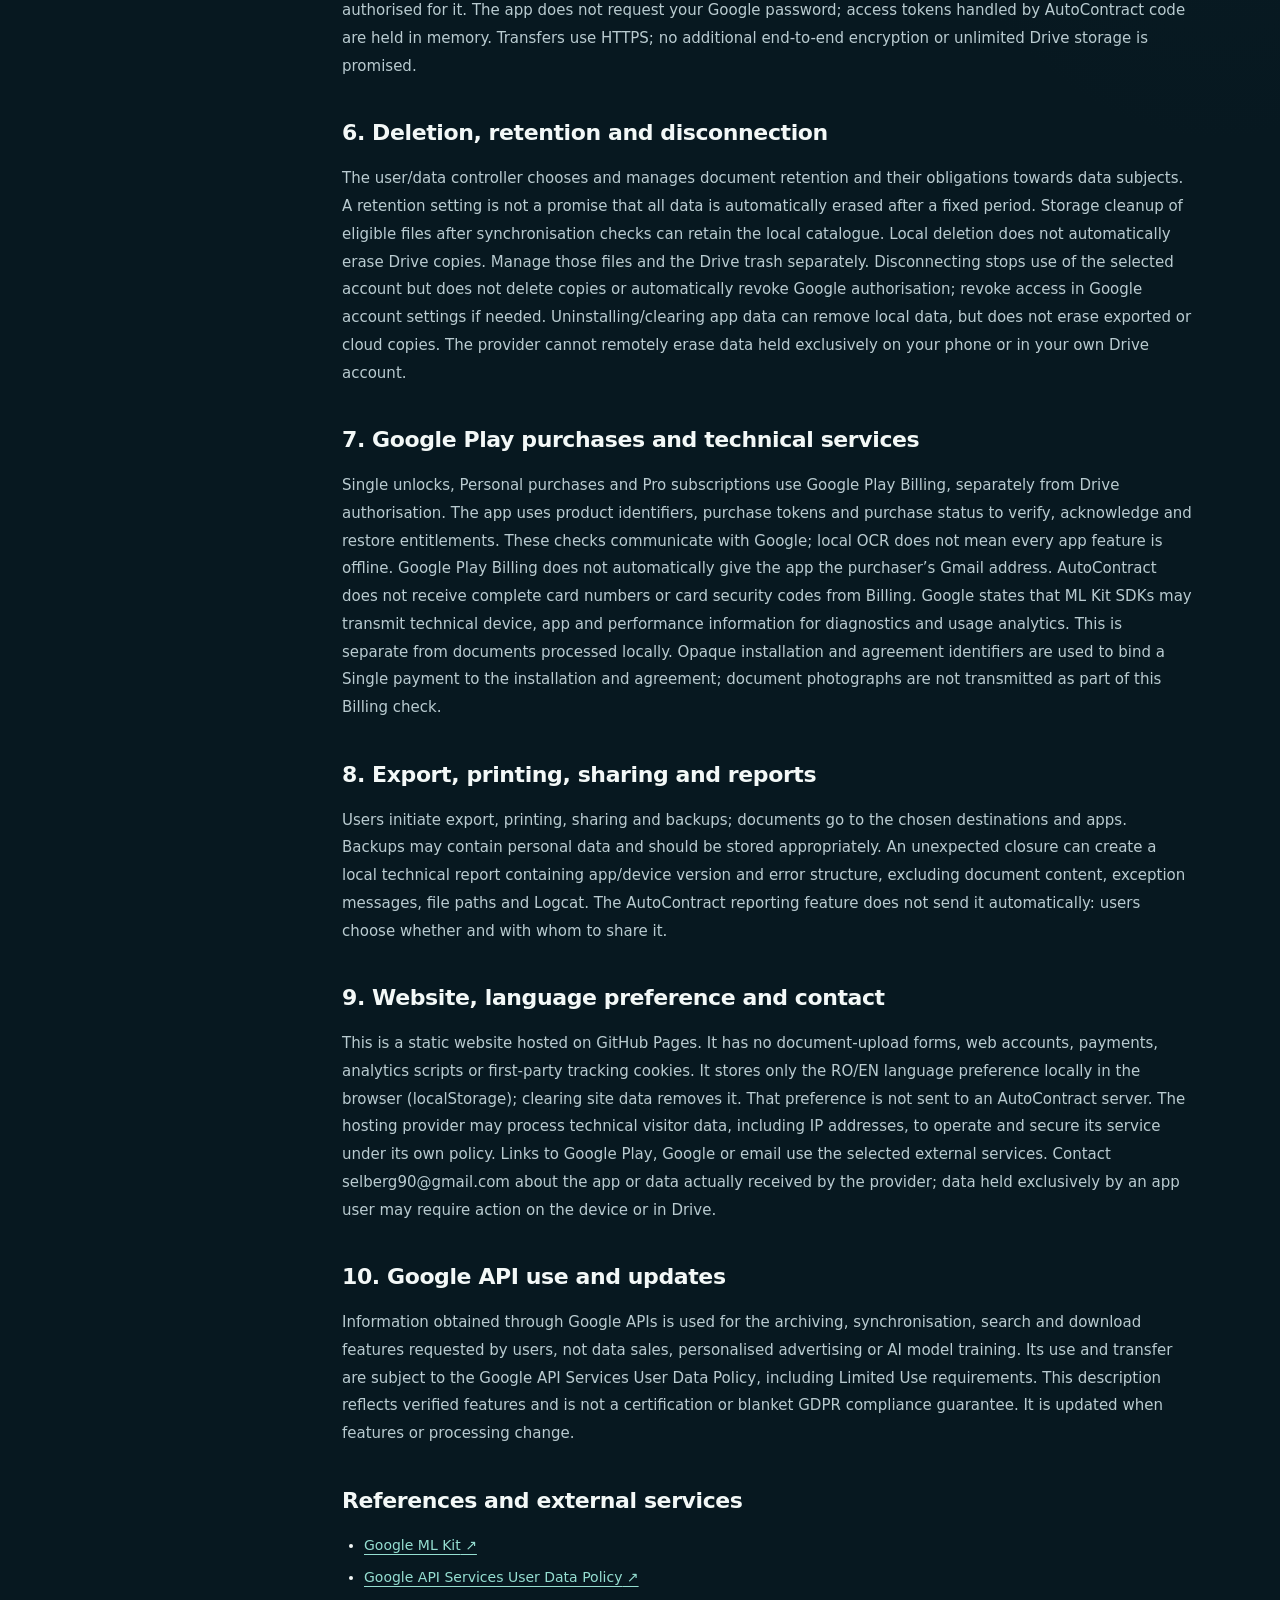
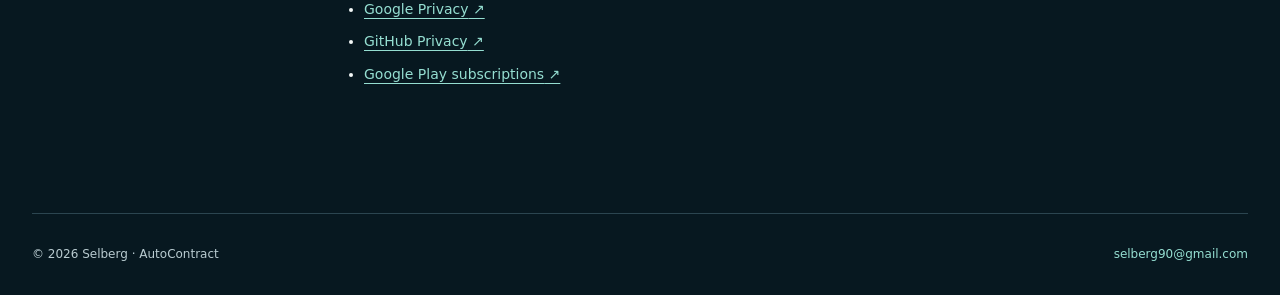
<file: confidentialitate.html>
<!doctype html>
<html lang="ro"><head>
<meta charset="utf-8"><meta name="viewport" content="width=device-width,initial-scale=1">
<title>Politica de confidențialitate — AutoContract</title><meta name="description" content="AutoContract: OCR local, sesiuni temporare, arhivă Pro și Google Drive opțional, achiziții Google Play și condițiile licențelor Single, Personal și Professional.">
<meta name="theme-color" content="#071820"><meta name="color-scheme" content="dark">
<link rel="canonical" href="https://autocontract.myprintx.com/confidentialitate.html">
<link rel="alternate" hreflang="ro" href="https://autocontract.myprintx.com/confidentialitate.html">
<link rel="alternate" hreflang="en" href="https://autocontract.myprintx.com/en/confidentialitate.html">
<link rel="alternate" hreflang="x-default" href="https://autocontract.myprintx.com/confidentialitate.html">
<meta property="og:type" content="website"><meta property="og:site_name" content="AutoContract">
<meta property="og:title" content="Politica de confidențialitate — AutoContract"><meta property="og:description" content="AutoContract: OCR local, sesiuni temporare, arhivă Pro și Google Drive opțional, achiziții Google Play și condițiile licențelor Single, Personal și Professional.">
<meta property="og:url" content="https://autocontract.myprintx.com/confidentialitate.html"><meta property="og:locale" content="ro_RO">
<meta property="og:image" content="https://autocontract.myprintx.com/assets/social-card.jpg"><meta property="og:image:width" content="1200"><meta property="og:image:height" content="630">
<link rel="icon" type="image/png" href="/assets/favicon-32.png"><link rel="apple-touch-icon" href="/assets/favicon-180.png">
<link rel="stylesheet" href="/assets/legal.css"><script defer src="/assets/legal-language.js"></script>
</head><body>
<a class="skip" href="#continut">Sari la conținut</a>
<header class="legal-header"><div class="wrap header-inner">
<a class="brand" href="/"><img src="/assets/logo-96.webp" width="44" height="44" alt=""><span>Auto<span>Contract</span></span></a>
<nav aria-label="Navigare principală"><a href="/">Acasă</a><a href="/confidentialitate.html" aria-current="page">Confidențialitate</a><a href="/termeni.html" >Termeni</a></nav>
<nav class="language-switch" aria-label="Limba site-ului"><a href="/confidentialitate.html?lang=ro" lang="ro" hreflang="ro" data-language="ro" aria-current="page">RO</a><a href="/en/confidentialitate.html?lang=en" lang="en" hreflang="en" data-language="en">EN</a></nav>
</div></header>
<main id="continut" class="wrap legal-layout">
<aside><p class="eyebrow">AUTOCONTRACT</p><nav aria-label="Pe această pagină"><h2>Pe această pagină</h2><ol><li><a href="#section-1">Ce descrie această politică</a></li><li><a href="#section-2">Documente și date prelucrate</a></li><li><a href="#section-3">OCR local, cameră și import</a></li><li><a href="#section-4">Sesiuni temporare, Single și arhiva Professional</a></li><li><a href="#section-5">Google Drive opțional</a></li><li><a href="#section-6">Ștergere, retenție și deconectare</a></li><li><a href="#section-7">Achiziții Google Play și servicii tehnice</a></li><li><a href="#section-8">Export, imprimare, distribuire și rapoarte</a></li><li><a href="#section-9">Site, preferința de limbă și contact</a></li><li><a href="#section-10">Utilizarea API-urilor Google și actualizări</a></li></ol></nav></aside>
<article><div class="legal-title"><p class="eyebrow">AUTOCONTRACT · SINGLE / PERSONAL / PROFESSIONAL</p><h1>Politica de confidențialitate</h1><p class="updated">Actualizat: 21 noiembrie 2026 · 1.23.0 (85)</p></div><section id="section-1"><h2>1. Ce descrie această politică</h2><p>AutoContract 1.23.0 (85) pregătește contracte auto românești și internaționale pe dispozitiv. Furnizorul aplicației este prezentat public ca Selberg. Contact pentru aplicație și confidențialitate: selberg90@gmail.com. Nu atribuim furnizorului identitatea ori adresa operatorului introdus de fiecare utilizator în aplicație.</p></section><section id="section-2"><h2>2. Documente și date prelucrate</h2><p>În funcție de funcțiile alese, sunt prelucrate nume, adrese, CNP, date ale actului de identitate, date despre vehicul și VIN, fotografii și pagini PDF, date ale tranzacției, semnături desenate, contracte, ciorne și profiluri de persoane sau vehicule. Informațiile pot fi introduse manual sau extrase prin OCR. Utilizatorul verifică informațiile și stabilește dreptul și temeiul adecvat pentru prelucrarea datelor altor persoane. Informarea din aplicație nu înregistrează automat consimțământul clientului pentru toate utilizările.</p></section><section id="section-3"><h2>3. OCR local, cameră și import</h2><p>PaddleOCR, rulat prin ONNX Runtime și OpenCV, procesează imaginile pe dispozitiv. Aplicația include și componente Google ML Kit. Codul de citire nu trimite fotografiile sau rezultatele OCR unui serviciu online de recunoaștere ori unui serviciu AI de conversație. Camera este folosită când alegi fotografierea; importul folosește selectorul Android. Copii ale imaginilor/PDF-urilor pot fi create în spațiul privat al aplicației pentru procesare și previzualizare. Originalele din galeria sau destinațiile alese de utilizator nu sunt șterse prin curățarea acestor copii temporare.</p></section><section id="section-4"><h2>4. Sesiuni temporare, Single și arhiva Professional</h2><p>În modul gratuit și în Personal, sesiunile noi și copiile OCR folosite de acestea sunt temporare; previzualizările sunt private, iar curățarea se face la finalizare/anulare și după eliberarea operațiilor care încă folosesc fișierele. Un PDF salvat explicit rămâne la destinația aleasă. Personal nu creează o arhivă internă, o bază de clienți/vehicule sau o arhivă Drive pentru sesiunile noi. Professional permite arhivarea explicită. Păstrarea fotografiilor și sincronizarea Drive sunt alegeri separate. Datele și arhivele existente nu se șterg automat la expirarea abonamentului și rămân recuperabile și ștergibile. Single păstrează criptat, în instalarea curentă, dovada deblocării și ultima variantă de lucru a contractului, pentru reluare și corecturi. Acestea nu reprezintă arhivă Pro. Dezinstalarea sau ștergerea datelor elimină reluarea și editarea Single; PDF-urile exportate separat rămân la destinația aleasă.</p></section><section id="section-5"><h2>5. Google Drive opțional</h2><p>Conectarea și sincronizarea Drive sunt opționale și necesită autorizarea Google și alegerea corespunzătoare în aplicație. Conectarea singură nu încarcă automat toate actele. În funcție de alegerile de arhivare, pot fi sincronizate PDF-uri, fotografii asociate, câmpuri și profiluri salvate. Catalogul local poate conține date personale, inclusiv când fișierele sunt descărcate la cerere. Ciornele rămân locale. Google furnizează identificatorul contului, numele și adresa de e-mail pentru contul conectat. Permisiunea drive.file privește fișierele create de aplicație ori autorizate pentru aceasta. Aplicația nu cere parola Google; tokenurile de acces gestionate de codul AutoContract sunt păstrate în memorie. Transferurile folosesc HTTPS; nu promitem criptare suplimentară de la un capăt la altul sau spațiu Drive nelimitat.</p></section><section id="section-6"><h2>6. Ștergere, retenție și deconectare</h2><p>Utilizatorul/operatorul alege și gestionează durata de păstrare a documentelor și propriile obligații față de persoanele vizate. Setarea de retenție nu reprezintă o promisiune că toate datele se șterg automat după o anumită perioadă. Eliberarea spațiului pentru fișiere eligibile, după verificarea sincronizării, poate păstra catalogul local. Ștergerea locală nu șterge automat copiile din Google Drive. Pentru acestea, gestionează separat fișierele și coșul Drive. Deconectarea oprește folosirea contului ales, dar nu șterge copiile și nu revocă automat autorizarea Google; accesul poate fi revocat din setările contului Google. Dezinstalarea/ștergerea datelor aplicației poate elimina date locale și nu șterge copiile exportate ori cloud. Furnizorul nu poate șterge de la distanță date păstrate exclusiv pe telefon sau în contul Drive al utilizatorului.</p></section><section id="section-7"><h2>7. Achiziții Google Play și servicii tehnice</h2><p>Deblocările Single, achizițiile Personal și abonamentele Pro sunt gestionate de Google Play Billing, separat de autorizarea Drive. Aplicația folosește identificatori de produse, tokenuri și starea achizițiilor pentru verificarea, confirmarea și restaurarea drepturilor. Aceste verificări comunică cu Google; OCR-ul local nu înseamnă că toate funcțiile aplicației sunt fără rețea. Google Play Billing nu furnizează automat aplicației adresa Gmail a cumpărătorului. AutoContract nu primește de la Billing numărul complet al cardului sau codul de securitate. Conform documentației Google, SDK-urile ML Kit pot transmite informații tehnice despre dispozitiv, aplicație și performanța funcțiilor pentru diagnosticare și analiză a utilizării. Acestea sunt distincte de documentele procesate local. Pentru legarea unei plăți Single de instalare și contract sunt folosiți identificatori opaci ai instalării și contractului; fotografiile actelor nu sunt transmise ca parte a acestei verificări Billing.</p></section><section id="section-8"><h2>8. Export, imprimare, distribuire și rapoarte</h2><p>Exportul, imprimarea, distribuirea și backupul sunt pornite de utilizator; documentele ajung la destinațiile și aplicațiile alese. Un backup poate conține date personale și trebuie păstrat corespunzător. Poate fi creat local un raport tehnic despre o închidere neașteptată, cu versiunea aplicației/dispozitivului și structura erorii, fără conținutul documentelor, mesajele excepțiilor, căile fișierelor sau Logcat. Funcția AutoContract nu îl trimite automat: utilizatorul decide dacă și cui îl distribuie.</p></section><section id="section-9"><h2>9. Site, preferința de limbă și contact</h2><p>Website-ul este static, găzduit prin GitHub Pages. Nu include formulare pentru încărcarea actelor, conturi web, plăți, scripturi de analiză ori cookie-uri proprii de urmărire. Reține local doar preferința RO/EN în browser (localStorage); aceasta poate fi eliminată din datele site-ului. Nu este trimisă unui server AutoContract. Furnizorul găzduirii poate prelucra date tehnice, inclusiv IP, pentru funcționare și securitate, conform propriei politici. Legăturile către Google Play, Google sau e-mail folosesc serviciile alese. Pentru solicitări privind această aplicație sau date ajunse efectiv la furnizor, scrie la selberg90@gmail.com; pentru date aflate exclusiv la utilizator, pot fi necesare acțiuni pe dispozitiv sau în Drive.</p></section><section id="section-10"><h2>10. Utilizarea API-urilor Google și actualizări</h2><p>Informațiile obținute prin API-urile Google sunt folosite pentru funcțiile de arhivare, sincronizare, căutare și descărcare cerute de utilizator, nu pentru vânzarea datelor, reclame personalizate sau antrenarea modelelor AI. Utilizarea și transferul lor se supun Google API Services User Data Policy, inclusiv cerințelor Limited Use. Această prezentare descrie funcțiile verificate; nu este o certificare sau o garanție generală de conformitate GDPR. Politica se actualizează atunci când se schimbă funcțiile ori modul de prelucrare.</p></section><section id="references"><h2>Referințe și servicii externe</h2><ul class="references"><li><a href="https://developers.google.com/ml-kit/android-data-disclosure">Google ML Kit<span aria-hidden="true"> ↗</span></a></li><li><a href="https://developers.google.com/terms/api-services-user-data-policy">Google API Services User Data Policy<span aria-hidden="true"> ↗</span></a></li><li><a href="https://policies.google.com/privacy">Google Privacy<span aria-hidden="true"> ↗</span></a></li><li><a href="https://docs.github.com/en/site-policy/privacy-policies/github-general-privacy-statement">GitHub Privacy<span aria-hidden="true"> ↗</span></a></li><li><a href="https://support.google.com/googleplay/answer/7018481">Google Play subscriptions<span aria-hidden="true"> ↗</span></a></li></ul></section></article>
</main><footer class="wrap"><span>© 2026 Selberg · AutoContract</span><a href="mailto:selberg90@gmail.com">selberg90@gmail.com</a></footer>
</body></html>
</file>
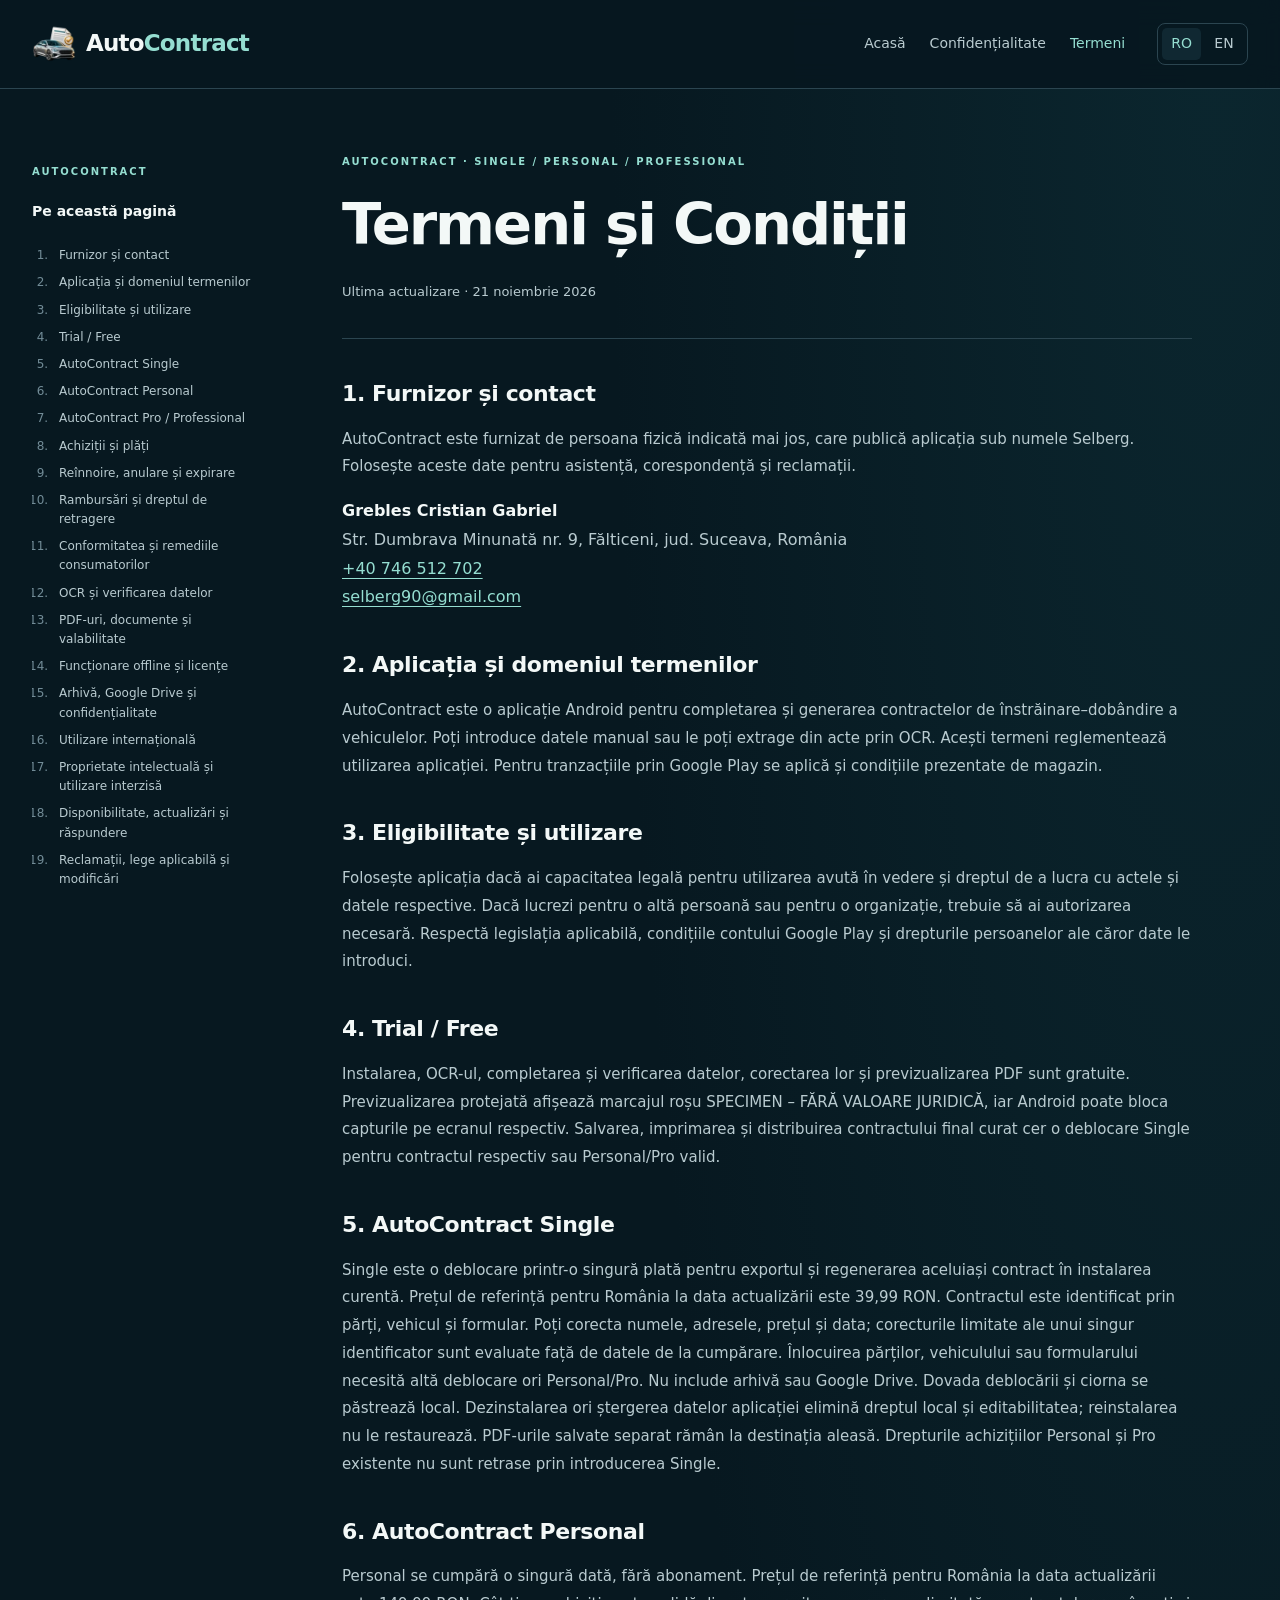
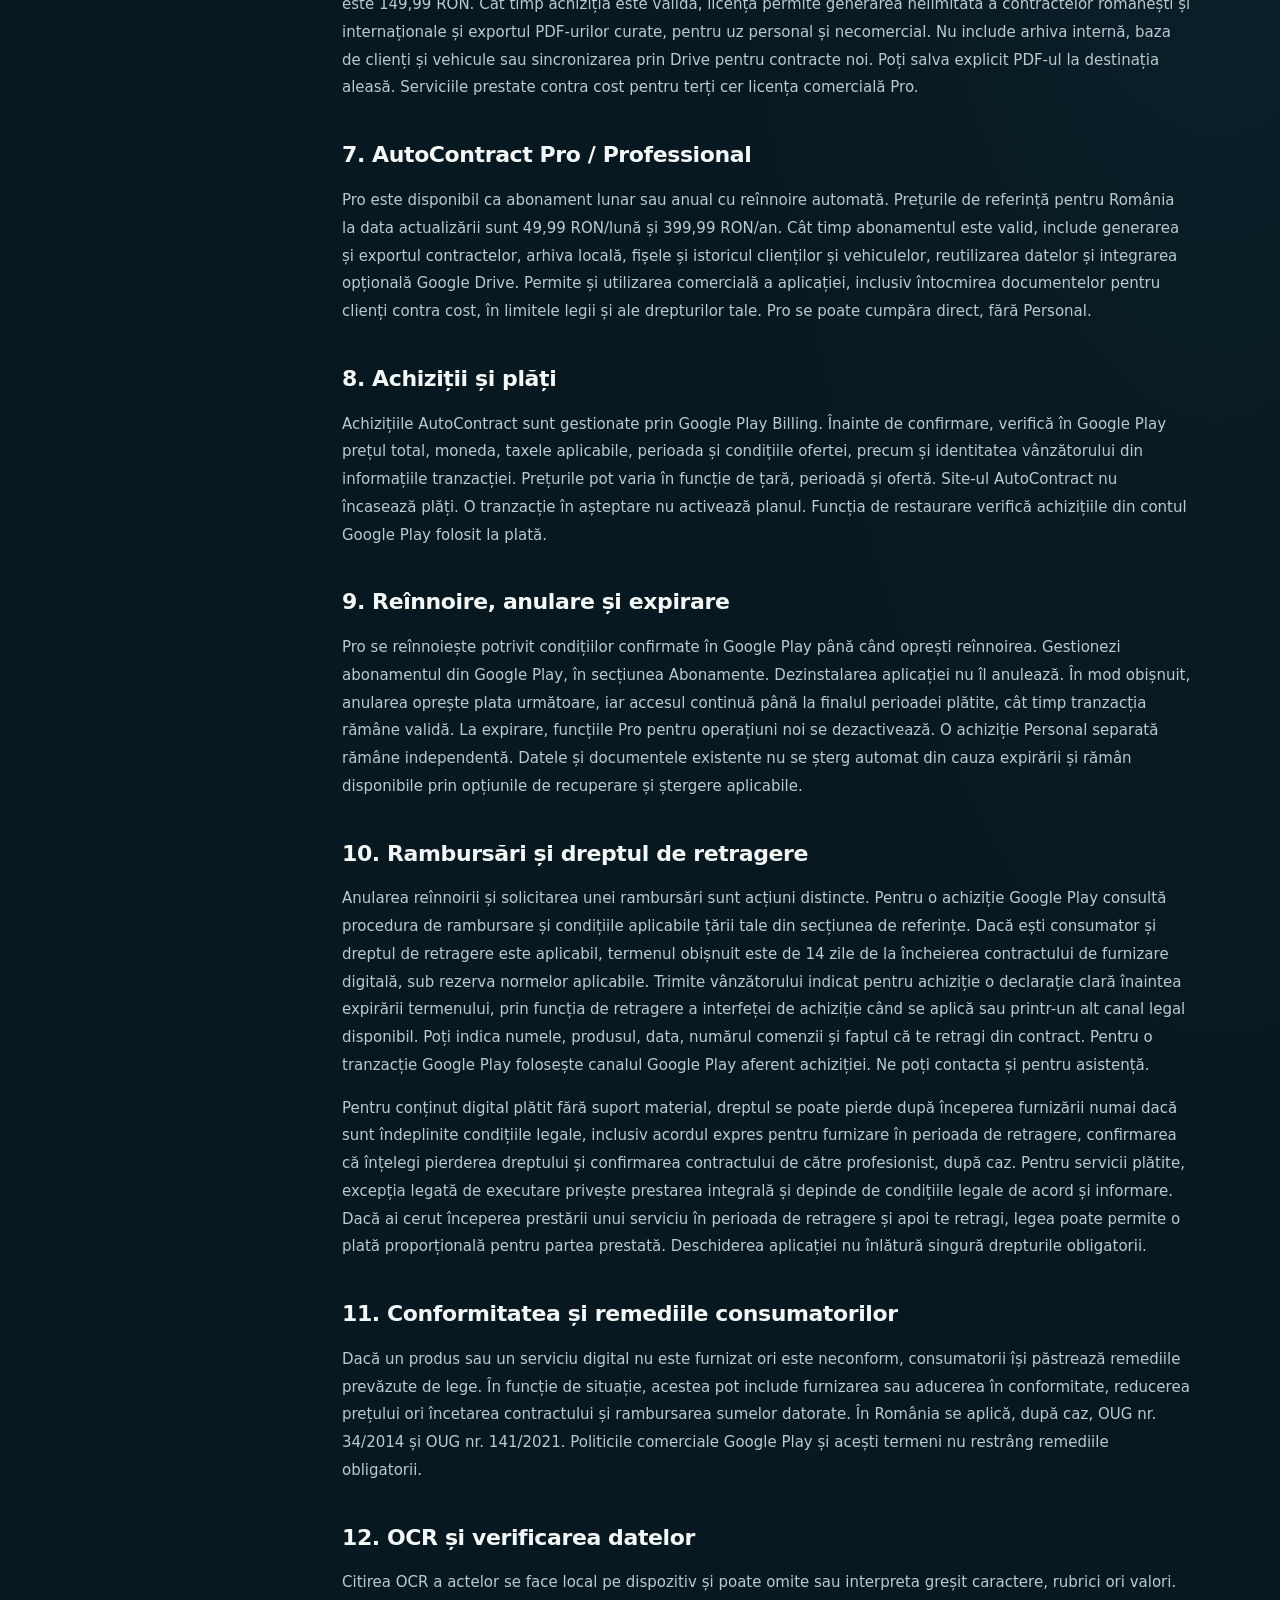
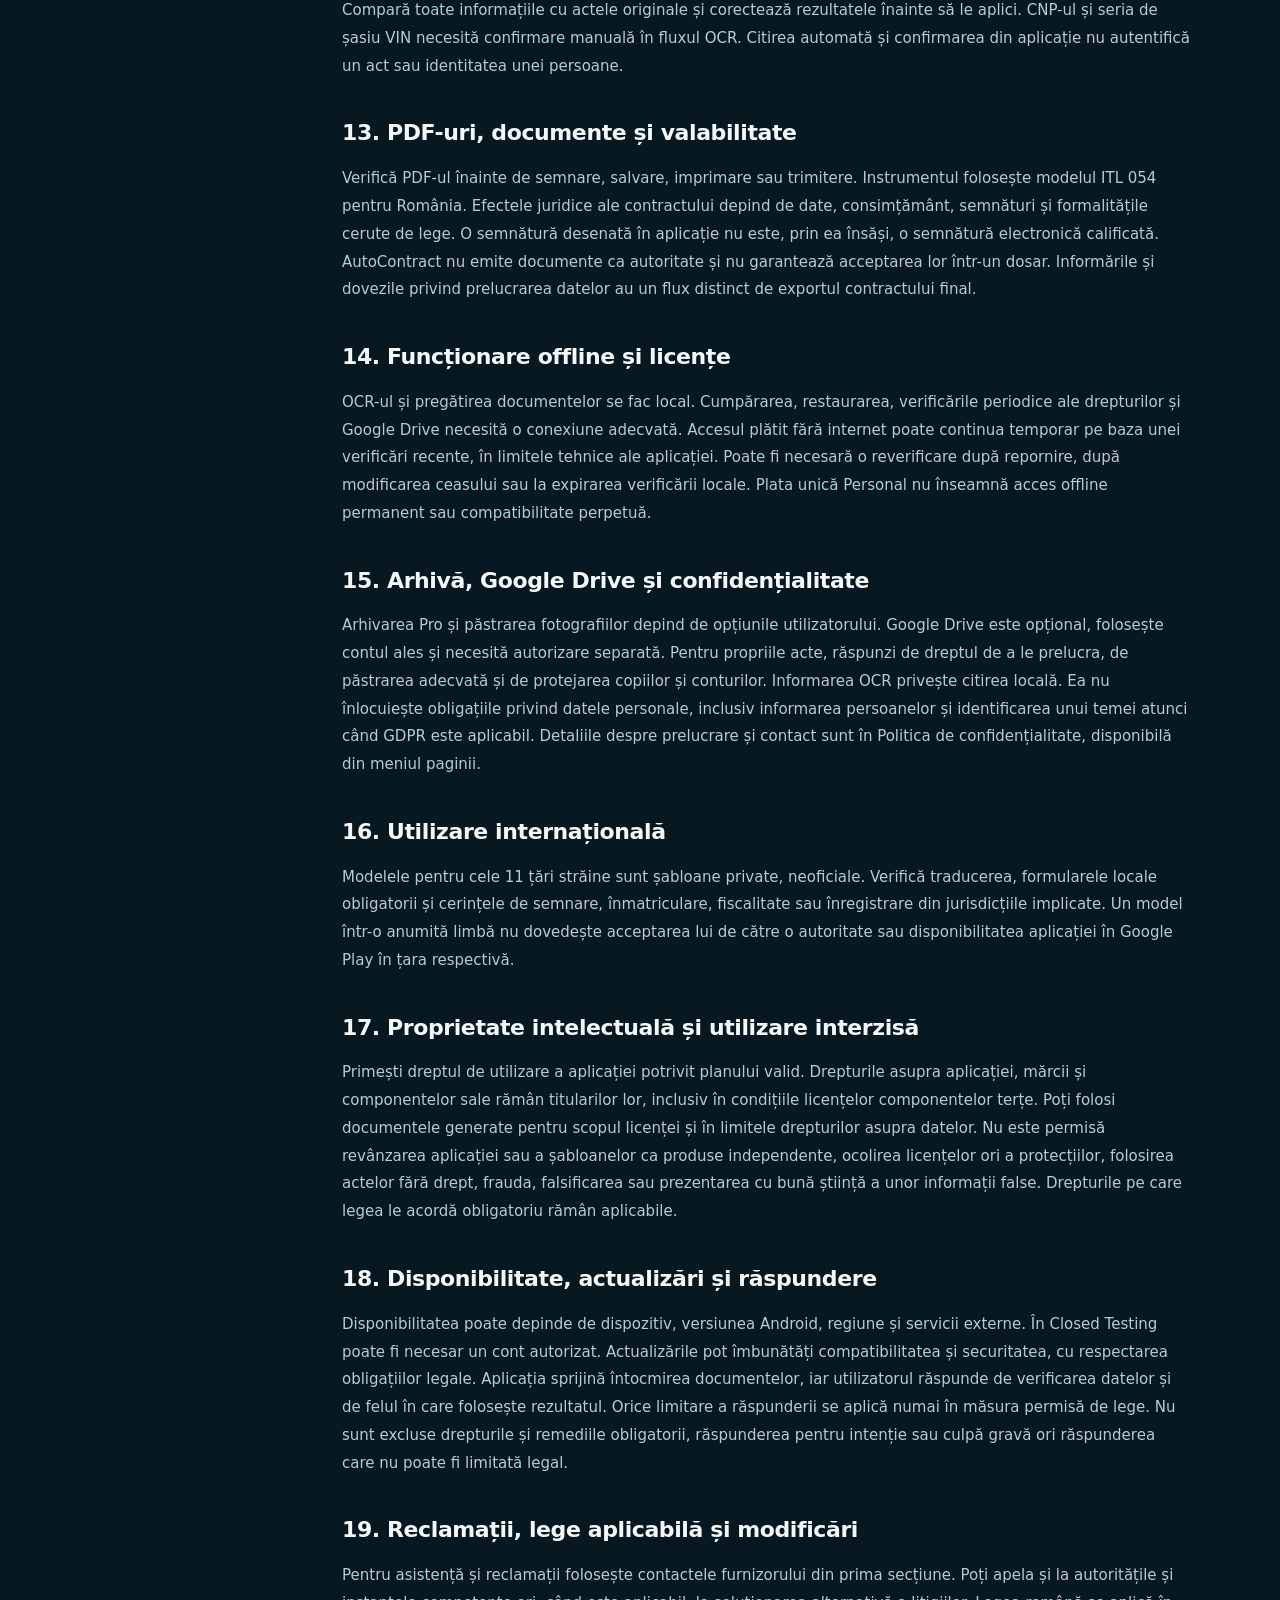
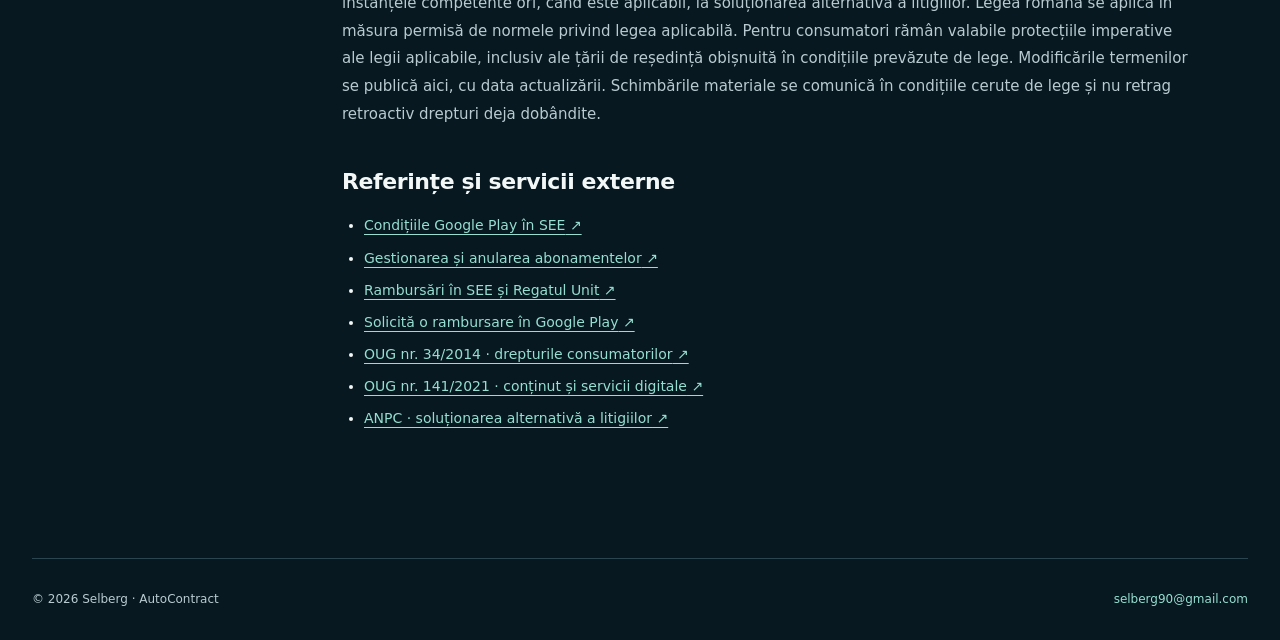
<file: termeni.html>
<!doctype html>
<html lang="ro" data-fixed-language><head>
<meta charset="utf-8"><meta name="viewport" content="width=device-width,initial-scale=1">
<title>Termeni și Condiții — AutoContract</title><meta name="description" content="Termenii AutoContract pentru licențe, Google Play, drepturile consumatorilor, OCR și documentele generate.">
<meta name="theme-color" content="#071820"><meta name="color-scheme" content="dark">
<link rel="canonical" href="https://autocontract.myprintx.com/termeni.html">
<link rel="alternate" hreflang="ro" href="https://autocontract.myprintx.com/termeni.html">
<link rel="alternate" hreflang="en" href="https://autocontract.myprintx.com/en/termeni.html">
<link rel="alternate" hreflang="x-default" href="https://autocontract.myprintx.com/termeni.html">
<meta property="og:type" content="website"><meta property="og:site_name" content="AutoContract">
<meta property="og:title" content="Termeni și Condiții — AutoContract"><meta property="og:description" content="Termenii AutoContract pentru licențe, Google Play, drepturile consumatorilor, OCR și documentele generate.">
<meta property="og:url" content="https://autocontract.myprintx.com/termeni.html"><meta property="og:locale" content="ro_RO">
<meta property="og:image" content="https://autocontract.myprintx.com/assets/social-card.jpg"><meta property="og:image:width" content="1200"><meta property="og:image:height" content="630">
<link rel="icon" type="image/png" href="/assets/favicon-32.png"><link rel="apple-touch-icon" href="/assets/favicon-180.png">
<link rel="stylesheet" href="/assets/legal.css"><script defer src="/assets/legal-language.js"></script>
</head><body>
<a class="skip" href="#continut">Sari la conținut</a>
<header class="legal-header"><div class="wrap header-inner">
<a class="brand" href="/"><img src="/assets/logo-96.webp" width="44" height="44" alt=""><span>Auto<span>Contract</span></span></a>
<nav aria-label="Navigare principală"><a href="/">Acasă</a><a href="/confidentialitate.html" >Confidențialitate</a><a href="/termeni.html" aria-current="page">Termeni</a></nav>
<nav class="language-switch" aria-label="Limba site-ului"><a href="/termeni.html?lang=ro" lang="ro" hreflang="ro" data-language="ro" aria-current="page">RO</a><a href="/en/termeni.html?lang=en" lang="en" hreflang="en" data-language="en">EN</a></nav>
</div></header>
<main id="continut" class="wrap legal-layout">
<aside><p class="eyebrow">AUTOCONTRACT</p><div class="terms-toc-desktop"><nav aria-label="Pe această pagină"><h2>Pe această pagină</h2><ol><li><a href="#section-1">Furnizor și contact</a></li><li><a href="#section-2">Aplicația și domeniul termenilor</a></li><li><a href="#section-3">Eligibilitate și utilizare</a></li><li><a href="#section-4">Trial / Free</a></li><li><a href="#section-5">AutoContract Single</a></li><li><a href="#section-6">AutoContract Personal</a></li><li><a href="#section-7">AutoContract Pro / Professional</a></li><li><a href="#section-8">Achiziții și plăți</a></li><li><a href="#section-9">Reînnoire, anulare și expirare</a></li><li><a href="#section-10">Rambursări și dreptul de retragere</a></li><li><a href="#section-11">Conformitatea și remediile consumatorilor</a></li><li><a href="#section-12">OCR și verificarea datelor</a></li><li><a href="#section-13">PDF-uri, documente și valabilitate</a></li><li><a href="#section-14">Funcționare offline și licențe</a></li><li><a href="#section-15">Arhivă, Google Drive și confidențialitate</a></li><li><a href="#section-16">Utilizare internațională</a></li><li><a href="#section-17">Proprietate intelectuală și utilizare interzisă</a></li><li><a href="#section-18">Disponibilitate, actualizări și răspundere</a></li><li><a href="#section-19">Reclamații, lege aplicabilă și modificări</a></li><li><a href="#references">Referințe și servicii externe</a></li></ol></nav></div><details class="terms-toc-mobile"><summary>Pe această pagină</summary><nav aria-label="Pe această pagină"><ol><li><a href="#section-1">Furnizor și contact</a></li><li><a href="#section-2">Aplicația și domeniul termenilor</a></li><li><a href="#section-3">Eligibilitate și utilizare</a></li><li><a href="#section-4">Trial / Free</a></li><li><a href="#section-5">AutoContract Single</a></li><li><a href="#section-6">AutoContract Personal</a></li><li><a href="#section-7">AutoContract Pro / Professional</a></li><li><a href="#section-8">Achiziții și plăți</a></li><li><a href="#section-9">Reînnoire, anulare și expirare</a></li><li><a href="#section-10">Rambursări și dreptul de retragere</a></li><li><a href="#section-11">Conformitatea și remediile consumatorilor</a></li><li><a href="#section-12">OCR și verificarea datelor</a></li><li><a href="#section-13">PDF-uri, documente și valabilitate</a></li><li><a href="#section-14">Funcționare offline și licențe</a></li><li><a href="#section-15">Arhivă, Google Drive și confidențialitate</a></li><li><a href="#section-16">Utilizare internațională</a></li><li><a href="#section-17">Proprietate intelectuală și utilizare interzisă</a></li><li><a href="#section-18">Disponibilitate, actualizări și răspundere</a></li><li><a href="#section-19">Reclamații, lege aplicabilă și modificări</a></li><li><a href="#references">Referințe și servicii externe</a></li></ol></nav></details></aside>
<article><div class="legal-title"><p class="eyebrow">AUTOCONTRACT · SINGLE / PERSONAL / PROFESSIONAL</p><h1>Termeni și Condiții</h1><p class="updated">Ultima actualizare · <time datetime="2026-11-21">21 noiembrie 2026</time></p></div><section id="section-1"><h2>1. Furnizor și contact</h2><p>AutoContract este furnizat de persoana fizică indicată mai jos, care publică aplicația sub numele Selberg. Folosește aceste date pentru asistență, corespondență și reclamații.</p><address class="provider-contact"><strong>Grebles Cristian Gabriel</strong><br>Str. Dumbrava Minunată nr. 9, Fălticeni, jud. Suceava, România<br><a href="tel:+40746512702">+40 746 512 702</a><br><a href="mailto:selberg90@gmail.com">selberg90@gmail.com</a></address></section><section id="section-2"><h2>2. Aplicația și domeniul termenilor</h2><p>AutoContract este o aplicație Android pentru completarea și generarea contractelor de înstrăinare–dobândire a vehiculelor. Poți introduce datele manual sau le poți extrage din acte prin OCR. Acești termeni reglementează utilizarea aplicației. Pentru tranzacțiile prin Google Play se aplică și condițiile prezentate de magazin.</p></section><section id="section-3"><h2>3. Eligibilitate și utilizare</h2><p>Folosește aplicația dacă ai capacitatea legală pentru utilizarea avută în vedere și dreptul de a lucra cu actele și datele respective. Dacă lucrezi pentru o altă persoană sau pentru o organizație, trebuie să ai autorizarea necesară. Respectă legislația aplicabilă, condițiile contului Google Play și drepturile persoanelor ale căror date le introduci.</p></section><section id="section-4"><h2>4. Trial / Free</h2><p>Instalarea, OCR-ul, completarea și verificarea datelor, corectarea lor și previzualizarea PDF sunt gratuite. Previzualizarea protejată afișează marcajul roșu SPECIMEN – FĂRĂ VALOARE JURIDICĂ, iar Android poate bloca capturile pe ecranul respectiv. Salvarea, imprimarea și distribuirea contractului final curat cer o deblocare Single pentru contractul respectiv sau Personal/Pro valid.</p></section><section id="section-5"><h2>5. AutoContract Single</h2><p>Single este o deblocare printr-o singură plată pentru exportul și regenerarea aceluiași contract în instalarea curentă. Prețul de referință pentru România la data actualizării este 39,99 RON. Contractul este identificat prin părți, vehicul și formular. Poți corecta numele, adresele, prețul și data; corecturile limitate ale unui singur identificator sunt evaluate față de datele de la cumpărare. Înlocuirea părților, vehiculului sau formularului necesită altă deblocare ori Personal/Pro. Nu include arhivă sau Google Drive. Dovada deblocării și ciorna se păstrează local. Dezinstalarea ori ștergerea datelor aplicației elimină dreptul local și editabilitatea; reinstalarea nu le restaurează. PDF-urile salvate separat rămân la destinația aleasă. Drepturile achizițiilor Personal și Pro existente nu sunt retrase prin introducerea Single.</p></section><section id="section-6"><h2>6. AutoContract Personal</h2><p>Personal se cumpără o singură dată, fără abonament. Prețul de referință pentru România la data actualizării este 149,99 RON. Cât timp achiziția este validă, licența permite generarea nelimitată a contractelor românești și internaționale și exportul PDF-urilor curate, pentru uz personal și necomercial. Nu include arhiva internă, baza de clienți și vehicule sau sincronizarea prin Drive pentru contracte noi. Poți salva explicit PDF-ul la destinația aleasă. Serviciile prestate contra cost pentru terți cer licența comercială Pro.</p></section><section id="section-7"><h2>7. AutoContract Pro / Professional</h2><p>Pro este disponibil ca abonament lunar sau anual cu reînnoire automată. Prețurile de referință pentru România la data actualizării sunt 49,99 RON/lună și 399,99 RON/an. Cât timp abonamentul este valid, include generarea și exportul contractelor, arhiva locală, fișele și istoricul clienților și vehiculelor, reutilizarea datelor și integrarea opțională Google Drive. Permite și utilizarea comercială a aplicației, inclusiv întocmirea documentelor pentru clienți contra cost, în limitele legii și ale drepturilor tale. Pro se poate cumpăra direct, fără Personal.</p></section><section id="section-8"><h2>8. Achiziții și plăți</h2><p>Achizițiile AutoContract sunt gestionate prin Google Play Billing. Înainte de confirmare, verifică în Google Play prețul total, moneda, taxele aplicabile, perioada și condițiile ofertei, precum și identitatea vânzătorului din informațiile tranzacției. Prețurile pot varia în funcție de țară, perioadă și ofertă. Site-ul AutoContract nu încasează plăți. O tranzacție în așteptare nu activează planul. Funcția de restaurare verifică achizițiile din contul Google Play folosit la plată.</p></section><section id="section-9"><h2>9. Reînnoire, anulare și expirare</h2><p>Pro se reînnoiește potrivit condițiilor confirmate în Google Play până când oprești reînnoirea. Gestionezi abonamentul din Google Play, în secțiunea Abonamente. Dezinstalarea aplicației nu îl anulează. În mod obișnuit, anularea oprește plata următoare, iar accesul continuă până la finalul perioadei plătite, cât timp tranzacția rămâne validă. La expirare, funcțiile Pro pentru operațiuni noi se dezactivează. O achiziție Personal separată rămâne independentă. Datele și documentele existente nu se șterg automat din cauza expirării și rămân disponibile prin opțiunile de recuperare și ștergere aplicabile.</p></section><section id="section-10"><h2>10. Rambursări și dreptul de retragere</h2><p>Anularea reînnoirii și solicitarea unei rambursări sunt acțiuni distincte. Pentru o achiziție Google Play consultă procedura de rambursare și condițiile aplicabile țării tale din secțiunea de referințe. Dacă ești consumator și dreptul de retragere este aplicabil, termenul obișnuit este de 14 zile de la încheierea contractului de furnizare digitală, sub rezerva normelor aplicabile. Trimite vânzătorului indicat pentru achiziție o declarație clară înaintea expirării termenului, prin funcția de retragere a interfeței de achiziție când se aplică sau printr-un alt canal legal disponibil. Poți indica numele, produsul, data, numărul comenzii și faptul că te retragi din contract. Pentru o tranzacție Google Play folosește canalul Google Play aferent achiziției. Ne poți contacta și pentru asistență.</p><p>Pentru conținut digital plătit fără suport material, dreptul se poate pierde după începerea furnizării numai dacă sunt îndeplinite condițiile legale, inclusiv acordul expres pentru furnizare în perioada de retragere, confirmarea că înțelegi pierderea dreptului și confirmarea contractului de către profesionist, după caz. Pentru servicii plătite, excepția legată de executare privește prestarea integrală și depinde de condițiile legale de acord și informare. Dacă ai cerut începerea prestării unui serviciu în perioada de retragere și apoi te retragi, legea poate permite o plată proporțională pentru partea prestată. Deschiderea aplicației nu înlătură singură drepturile obligatorii.</p></section><section id="section-11"><h2>11. Conformitatea și remediile consumatorilor</h2><p>Dacă un produs sau un serviciu digital nu este furnizat ori este neconform, consumatorii își păstrează remediile prevăzute de lege. În funcție de situație, acestea pot include furnizarea sau aducerea în conformitate, reducerea prețului ori încetarea contractului și rambursarea sumelor datorate. În România se aplică, după caz, OUG nr. 34/2014 și OUG nr. 141/2021. Politicile comerciale Google Play și acești termeni nu restrâng remediile obligatorii.</p></section><section id="section-12"><h2>12. OCR și verificarea datelor</h2><p>Citirea OCR a actelor se face local pe dispozitiv și poate omite sau interpreta greșit caractere, rubrici ori valori. Compară toate informațiile cu actele originale și corectează rezultatele înainte să le aplici. CNP-ul și seria de șasiu VIN necesită confirmare manuală în fluxul OCR. Citirea automată și confirmarea din aplicație nu autentifică un act sau identitatea unei persoane.</p></section><section id="section-13"><h2>13. PDF-uri, documente și valabilitate</h2><p>Verifică PDF-ul înainte de semnare, salvare, imprimare sau trimitere. Instrumentul folosește modelul ITL 054 pentru România. Efectele juridice ale contractului depind de date, consimțământ, semnături și formalitățile cerute de lege. O semnătură desenată în aplicație nu este, prin ea însăși, o semnătură electronică calificată. AutoContract nu emite documente ca autoritate și nu garantează acceptarea lor într-un dosar. Informările și dovezile privind prelucrarea datelor au un flux distinct de exportul contractului final.</p></section><section id="section-14"><h2>14. Funcționare offline și licențe</h2><p>OCR-ul și pregătirea documentelor se fac local. Cumpărarea, restaurarea, verificările periodice ale drepturilor și Google Drive necesită o conexiune adecvată. Accesul plătit fără internet poate continua temporar pe baza unei verificări recente, în limitele tehnice ale aplicației. Poate fi necesară o reverificare după repornire, după modificarea ceasului sau la expirarea verificării locale. Plata unică Personal nu înseamnă acces offline permanent sau compatibilitate perpetuă.</p></section><section id="section-15"><h2>15. Arhivă, Google Drive și confidențialitate</h2><p>Arhivarea Pro și păstrarea fotografiilor depind de opțiunile utilizatorului. Google Drive este opțional, folosește contul ales și necesită autorizare separată. Pentru propriile acte, răspunzi de dreptul de a le prelucra, de păstrarea adecvată și de protejarea copiilor și conturilor. Informarea OCR privește citirea locală. Ea nu înlocuiește obligațiile privind datele personale, inclusiv informarea persoanelor și identificarea unui temei atunci când GDPR este aplicabil. Detaliile despre prelucrare și contact sunt în Politica de confidențialitate, disponibilă din meniul paginii.</p></section><section id="section-16"><h2>16. Utilizare internațională</h2><p>Modelele pentru cele 11 țări străine sunt șabloane private, neoficiale. Verifică traducerea, formularele locale obligatorii și cerințele de semnare, înmatriculare, fiscalitate sau înregistrare din jurisdicțiile implicate. Un model într-o anumită limbă nu dovedește acceptarea lui de către o autoritate sau disponibilitatea aplicației în Google Play în țara respectivă.</p></section><section id="section-17"><h2>17. Proprietate intelectuală și utilizare interzisă</h2><p>Primești dreptul de utilizare a aplicației potrivit planului valid. Drepturile asupra aplicației, mărcii și componentelor sale rămân titularilor lor, inclusiv în condițiile licențelor componentelor terțe. Poți folosi documentele generate pentru scopul licenței și în limitele drepturilor asupra datelor. Nu este permisă revânzarea aplicației sau a șabloanelor ca produse independente, ocolirea licențelor ori a protecțiilor, folosirea actelor fără drept, frauda, falsificarea sau prezentarea cu bună știință a unor informații false. Drepturile pe care legea le acordă obligatoriu rămân aplicabile.</p></section><section id="section-18"><h2>18. Disponibilitate, actualizări și răspundere</h2><p>Disponibilitatea poate depinde de dispozitiv, versiunea Android, regiune și servicii externe. În Closed Testing poate fi necesar un cont autorizat. Actualizările pot îmbunătăți compatibilitatea și securitatea, cu respectarea obligațiilor legale. Aplicația sprijină întocmirea documentelor, iar utilizatorul răspunde de verificarea datelor și de felul în care folosește rezultatul. Orice limitare a răspunderii se aplică numai în măsura permisă de lege. Nu sunt excluse drepturile și remediile obligatorii, răspunderea pentru intenție sau culpă gravă ori răspunderea care nu poate fi limitată legal.</p></section><section id="section-19"><h2>19. Reclamații, lege aplicabilă și modificări</h2><p>Pentru asistență și reclamații folosește contactele furnizorului din prima secțiune. Poți apela și la autoritățile și instanțele competente ori, când este aplicabil, la soluționarea alternativă a litigiilor. Legea română se aplică în măsura permisă de normele privind legea aplicabilă. Pentru consumatori rămân valabile protecțiile imperative ale legii aplicabile, inclusiv ale țării de reședință obișnuită în condițiile prevăzute de lege. Modificările termenilor se publică aici, cu data actualizării. Schimbările materiale se comunică în condițiile cerute de lege și nu retrag retroactiv drepturi deja dobândite.</p></section><section id="references"><h2>Referințe și servicii externe</h2><ul class="references"><li><a href="https://play.google.com/about/play-terms/eea/">Condițiile Google Play în SEE<span aria-hidden="true"> ↗</span></a></li><li><a href="https://support.google.com/googleplay/answer/7018481?hl=ro">Gestionarea și anularea abonamentelor<span aria-hidden="true"> ↗</span></a></li><li><a href="https://support.google.com/googleplay/answer/15576634?hl=ro">Rambursări în SEE și Regatul Unit<span aria-hidden="true"> ↗</span></a></li><li><a href="https://support.google.com/googleplay/workflow/9813244?hl=ro">Solicită o rambursare în Google Play<span aria-hidden="true"> ↗</span></a></li><li><a href="https://legislatie.just.ro/Public/DetaliiDocument/158913">OUG nr. 34/2014 · drepturile consumatorilor<span aria-hidden="true"> ↗</span></a></li><li><a href="https://legislatie.just.ro/Public/FormaPrintabila/00000G2C6B82UM8PJ173NHZTP6BIFKMF">OUG nr. 141/2021 · conținut și servicii digitale<span aria-hidden="true"> ↗</span></a></li><li><a href="https://reclamatiisal.anpc.ro/">ANPC · soluționarea alternativă a litigiilor<span aria-hidden="true"> ↗</span></a></li></ul></section></article>
</main><footer class="wrap"><span>© 2026 Selberg · AutoContract</span><a href="mailto:selberg90@gmail.com">selberg90@gmail.com</a></footer>
</body></html>
</file>
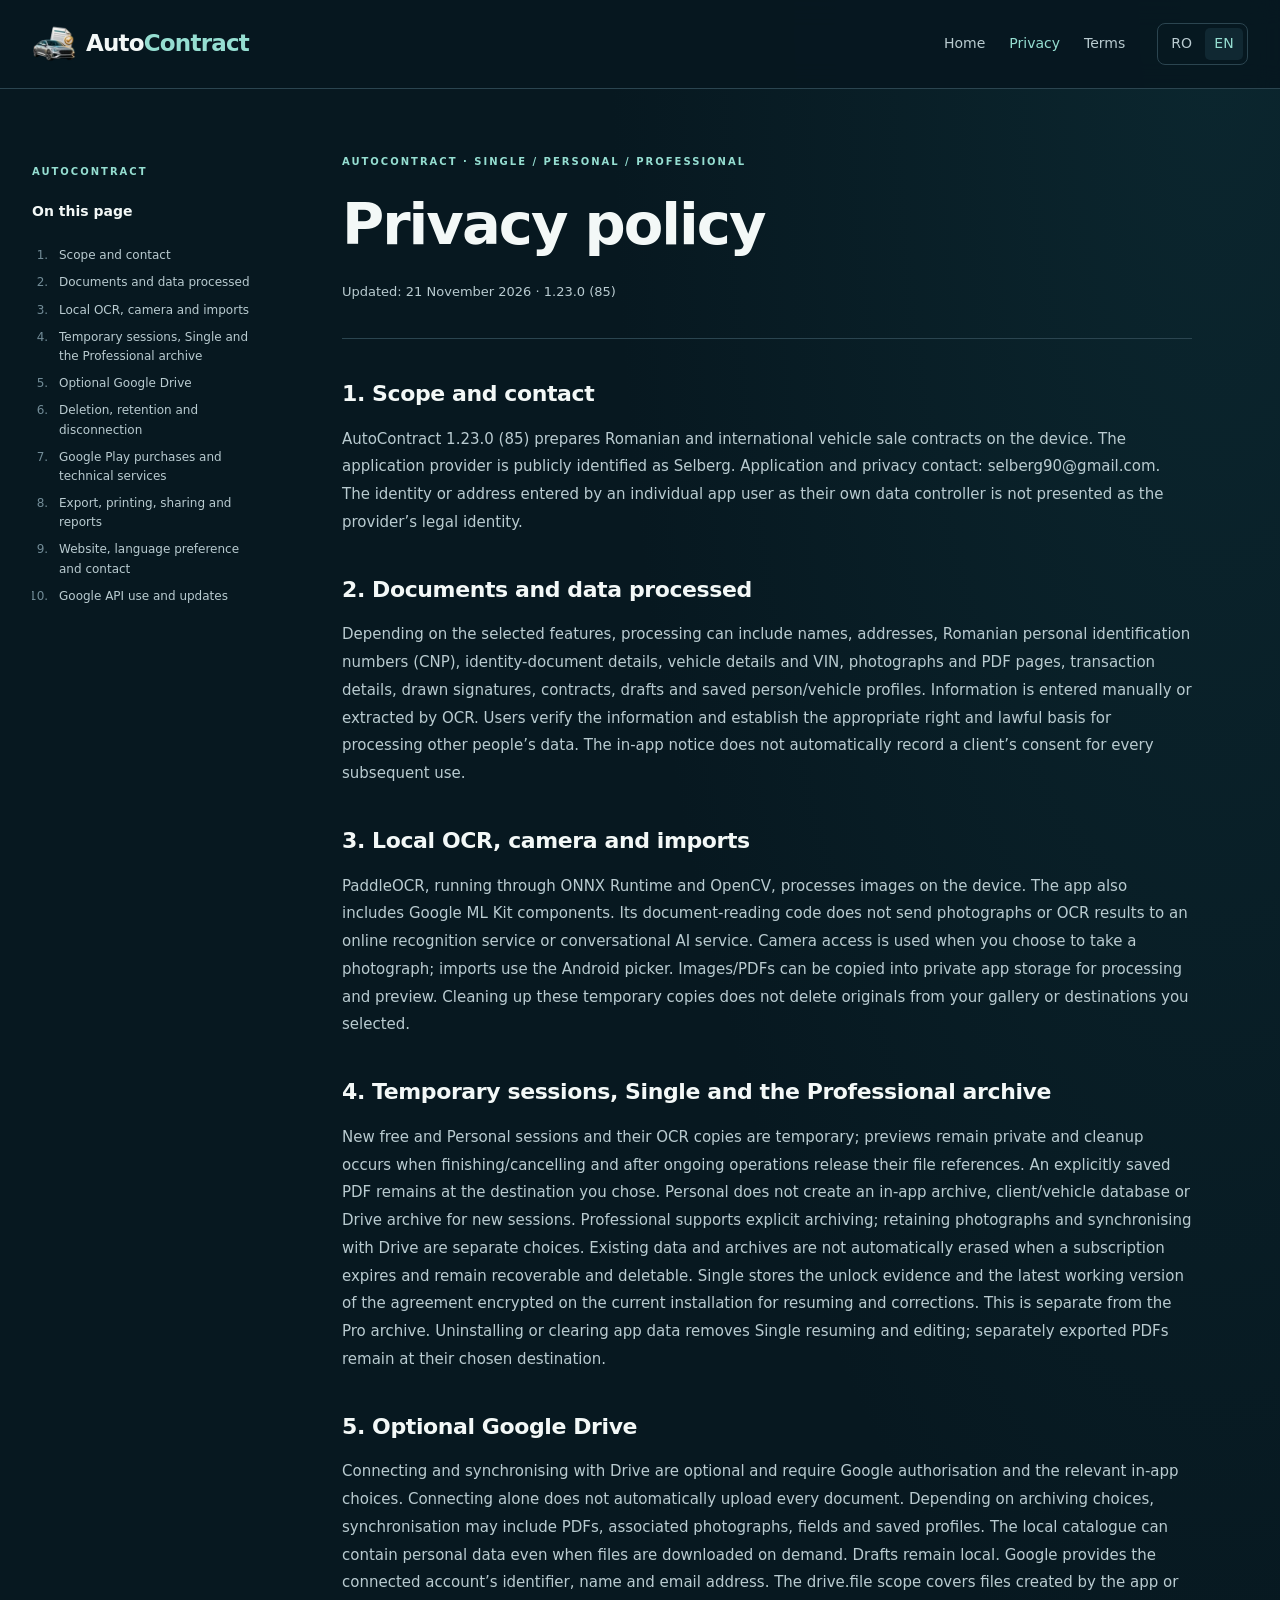
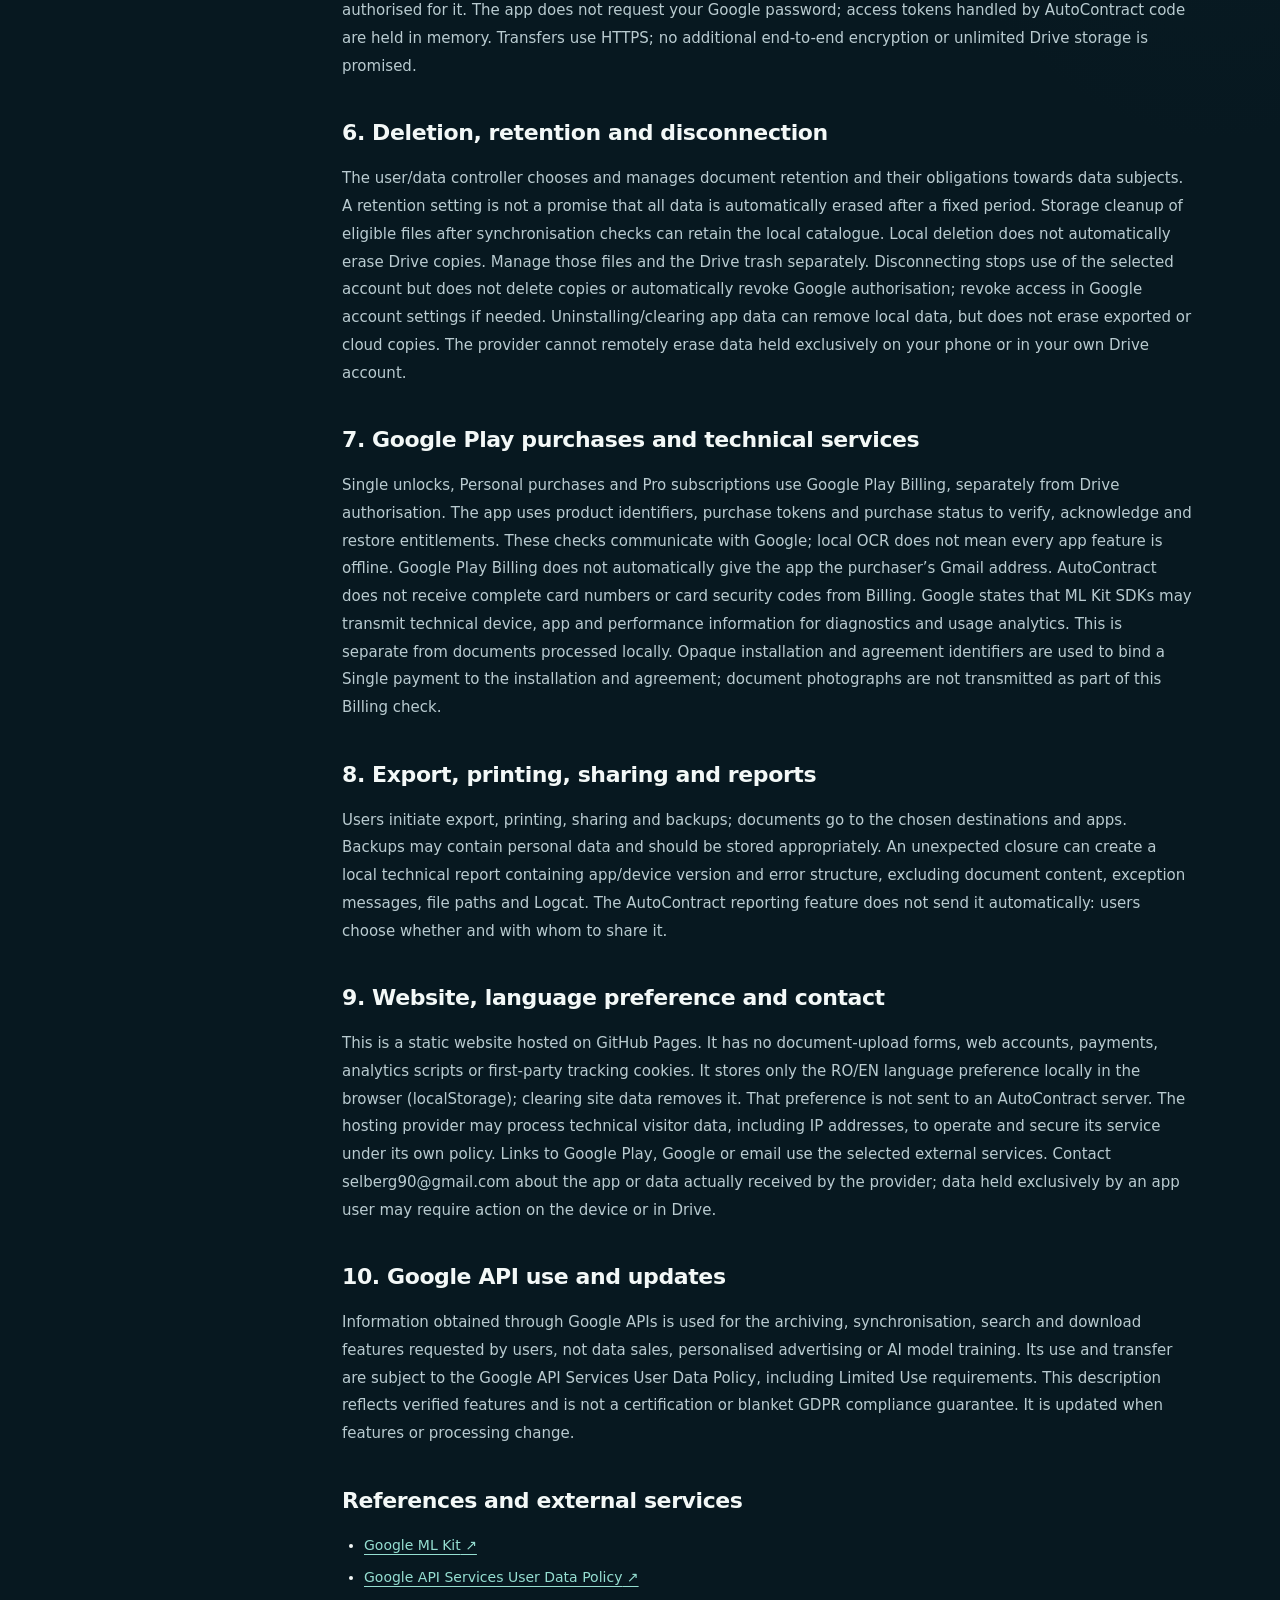
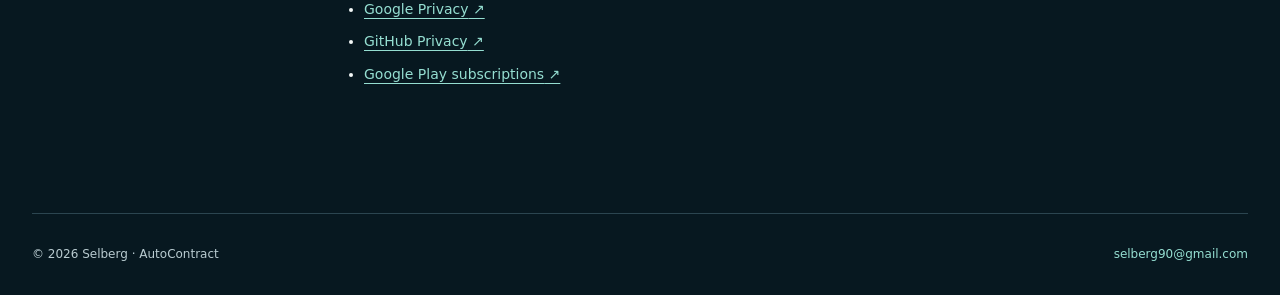
<file: en/confidentialitate.html>
<!doctype html>
<html lang="en"><head>
<meta charset="utf-8"><meta name="viewport" content="width=device-width,initial-scale=1">
<title>Privacy policy — AutoContract</title><meta name="description" content="AutoContract: local OCR, temporary sessions, Pro archive, optional Google Drive, Google Play purchases and Single, Personal and Professional licence conditions.">
<meta name="theme-color" content="#071820"><meta name="color-scheme" content="dark">
<link rel="canonical" href="https://autocontract.myprintx.com/en/confidentialitate.html">
<link rel="alternate" hreflang="ro" href="https://autocontract.myprintx.com/confidentialitate.html">
<link rel="alternate" hreflang="en" href="https://autocontract.myprintx.com/en/confidentialitate.html">
<link rel="alternate" hreflang="x-default" href="https://autocontract.myprintx.com/confidentialitate.html">
<meta property="og:type" content="website"><meta property="og:site_name" content="AutoContract">
<meta property="og:title" content="Privacy policy — AutoContract"><meta property="og:description" content="AutoContract: local OCR, temporary sessions, Pro archive, optional Google Drive, Google Play purchases and Single, Personal and Professional licence conditions.">
<meta property="og:url" content="https://autocontract.myprintx.com/en/confidentialitate.html"><meta property="og:locale" content="en_GB">
<meta property="og:image" content="https://autocontract.myprintx.com/assets/social-card.jpg"><meta property="og:image:width" content="1200"><meta property="og:image:height" content="630">
<link rel="icon" type="image/png" href="/assets/favicon-32.png"><link rel="apple-touch-icon" href="/assets/favicon-180.png">
<link rel="stylesheet" href="/assets/legal.css"><script defer src="/assets/legal-language.js"></script>
</head><body>
<a class="skip" href="#continut">Skip to content</a>
<header class="legal-header"><div class="wrap header-inner">
<a class="brand" href="/en/"><img src="/assets/logo-96.webp" width="44" height="44" alt=""><span>Auto<span>Contract</span></span></a>
<nav aria-label="Main navigation"><a href="/en/">Home</a><a href="/en/confidentialitate.html" aria-current="page">Privacy</a><a href="/en/termeni.html" >Terms</a></nav>
<nav class="language-switch" aria-label="Website language"><a href="/confidentialitate.html?lang=ro" lang="ro" hreflang="ro" data-language="ro">RO</a><a href="/en/confidentialitate.html?lang=en" lang="en" hreflang="en" data-language="en" aria-current="page">EN</a></nav>
</div></header>
<main id="continut" class="wrap legal-layout">
<aside><p class="eyebrow">AUTOCONTRACT</p><nav aria-label="On this page"><h2>On this page</h2><ol><li><a href="#section-1">Scope and contact</a></li><li><a href="#section-2">Documents and data processed</a></li><li><a href="#section-3">Local OCR, camera and imports</a></li><li><a href="#section-4">Temporary sessions, Single and the Professional archive</a></li><li><a href="#section-5">Optional Google Drive</a></li><li><a href="#section-6">Deletion, retention and disconnection</a></li><li><a href="#section-7">Google Play purchases and technical services</a></li><li><a href="#section-8">Export, printing, sharing and reports</a></li><li><a href="#section-9">Website, language preference and contact</a></li><li><a href="#section-10">Google API use and updates</a></li></ol></nav></aside>
<article><div class="legal-title"><p class="eyebrow">AUTOCONTRACT · SINGLE / PERSONAL / PROFESSIONAL</p><h1>Privacy policy</h1><p class="updated">Updated: 21 November 2026 · 1.23.0 (85)</p></div><section id="section-1"><h2>1. Scope and contact</h2><p>AutoContract 1.23.0 (85) prepares Romanian and international vehicle sale contracts on the device. The application provider is publicly identified as Selberg. Application and privacy contact: selberg90@gmail.com. The identity or address entered by an individual app user as their own data controller is not presented as the provider’s legal identity.</p></section><section id="section-2"><h2>2. Documents and data processed</h2><p>Depending on the selected features, processing can include names, addresses, Romanian personal identification numbers (CNP), identity-document details, vehicle details and VIN, photographs and PDF pages, transaction details, drawn signatures, contracts, drafts and saved person/vehicle profiles. Information is entered manually or extracted by OCR. Users verify the information and establish the appropriate right and lawful basis for processing other people’s data. The in-app notice does not automatically record a client’s consent for every subsequent use.</p></section><section id="section-3"><h2>3. Local OCR, camera and imports</h2><p>PaddleOCR, running through ONNX Runtime and OpenCV, processes images on the device. The app also includes Google ML Kit components. Its document-reading code does not send photographs or OCR results to an online recognition service or conversational AI service. Camera access is used when you choose to take a photograph; imports use the Android picker. Images/PDFs can be copied into private app storage for processing and preview. Cleaning up these temporary copies does not delete originals from your gallery or destinations you selected.</p></section><section id="section-4"><h2>4. Temporary sessions, Single and the Professional archive</h2><p>New free and Personal sessions and their OCR copies are temporary; previews remain private and cleanup occurs when finishing/cancelling and after ongoing operations release their file references. An explicitly saved PDF remains at the destination you chose. Personal does not create an in-app archive, client/vehicle database or Drive archive for new sessions. Professional supports explicit archiving; retaining photographs and synchronising with Drive are separate choices. Existing data and archives are not automatically erased when a subscription expires and remain recoverable and deletable. Single stores the unlock evidence and the latest working version of the agreement encrypted on the current installation for resuming and corrections. This is separate from the Pro archive. Uninstalling or clearing app data removes Single resuming and editing; separately exported PDFs remain at their chosen destination.</p></section><section id="section-5"><h2>5. Optional Google Drive</h2><p>Connecting and synchronising with Drive are optional and require Google authorisation and the relevant in-app choices. Connecting alone does not automatically upload every document. Depending on archiving choices, synchronisation may include PDFs, associated photographs, fields and saved profiles. The local catalogue can contain personal data even when files are downloaded on demand. Drafts remain local. Google provides the connected account’s identifier, name and email address. The drive.file scope covers files created by the app or authorised for it. The app does not request your Google password; access tokens handled by AutoContract code are held in memory. Transfers use HTTPS; no additional end-to-end encryption or unlimited Drive storage is promised.</p></section><section id="section-6"><h2>6. Deletion, retention and disconnection</h2><p>The user/data controller chooses and manages document retention and their obligations towards data subjects. A retention setting is not a promise that all data is automatically erased after a fixed period. Storage cleanup of eligible files after synchronisation checks can retain the local catalogue. Local deletion does not automatically erase Drive copies. Manage those files and the Drive trash separately. Disconnecting stops use of the selected account but does not delete copies or automatically revoke Google authorisation; revoke access in Google account settings if needed. Uninstalling/clearing app data can remove local data, but does not erase exported or cloud copies. The provider cannot remotely erase data held exclusively on your phone or in your own Drive account.</p></section><section id="section-7"><h2>7. Google Play purchases and technical services</h2><p>Single unlocks, Personal purchases and Pro subscriptions use Google Play Billing, separately from Drive authorisation. The app uses product identifiers, purchase tokens and purchase status to verify, acknowledge and restore entitlements. These checks communicate with Google; local OCR does not mean every app feature is offline. Google Play Billing does not automatically give the app the purchaser’s Gmail address. AutoContract does not receive complete card numbers or card security codes from Billing. Google states that ML Kit SDKs may transmit technical device, app and performance information for diagnostics and usage analytics. This is separate from documents processed locally. Opaque installation and agreement identifiers are used to bind a Single payment to the installation and agreement; document photographs are not transmitted as part of this Billing check.</p></section><section id="section-8"><h2>8. Export, printing, sharing and reports</h2><p>Users initiate export, printing, sharing and backups; documents go to the chosen destinations and apps. Backups may contain personal data and should be stored appropriately. An unexpected closure can create a local technical report containing app/device version and error structure, excluding document content, exception messages, file paths and Logcat. The AutoContract reporting feature does not send it automatically: users choose whether and with whom to share it.</p></section><section id="section-9"><h2>9. Website, language preference and contact</h2><p>This is a static website hosted on GitHub Pages. It has no document-upload forms, web accounts, payments, analytics scripts or first-party tracking cookies. It stores only the RO/EN language preference locally in the browser (localStorage); clearing site data removes it. That preference is not sent to an AutoContract server. The hosting provider may process technical visitor data, including IP addresses, to operate and secure its service under its own policy. Links to Google Play, Google or email use the selected external services. Contact selberg90@gmail.com about the app or data actually received by the provider; data held exclusively by an app user may require action on the device or in Drive.</p></section><section id="section-10"><h2>10. Google API use and updates</h2><p>Information obtained through Google APIs is used for the archiving, synchronisation, search and download features requested by users, not data sales, personalised advertising or AI model training. Its use and transfer are subject to the Google API Services User Data Policy, including Limited Use requirements. This description reflects verified features and is not a certification or blanket GDPR compliance guarantee. It is updated when features or processing change.</p></section><section id="references"><h2>References and external services</h2><ul class="references"><li><a href="https://developers.google.com/ml-kit/android-data-disclosure">Google ML Kit<span aria-hidden="true"> ↗</span></a></li><li><a href="https://developers.google.com/terms/api-services-user-data-policy">Google API Services User Data Policy<span aria-hidden="true"> ↗</span></a></li><li><a href="https://policies.google.com/privacy">Google Privacy<span aria-hidden="true"> ↗</span></a></li><li><a href="https://docs.github.com/en/site-policy/privacy-policies/github-general-privacy-statement">GitHub Privacy<span aria-hidden="true"> ↗</span></a></li><li><a href="https://support.google.com/googleplay/answer/7018481">Google Play subscriptions<span aria-hidden="true"> ↗</span></a></li></ul></section></article>
</main><footer class="wrap"><span>© 2026 Selberg · AutoContract</span><a href="mailto:selberg90@gmail.com">selberg90@gmail.com</a></footer>
</body></html>
</file>
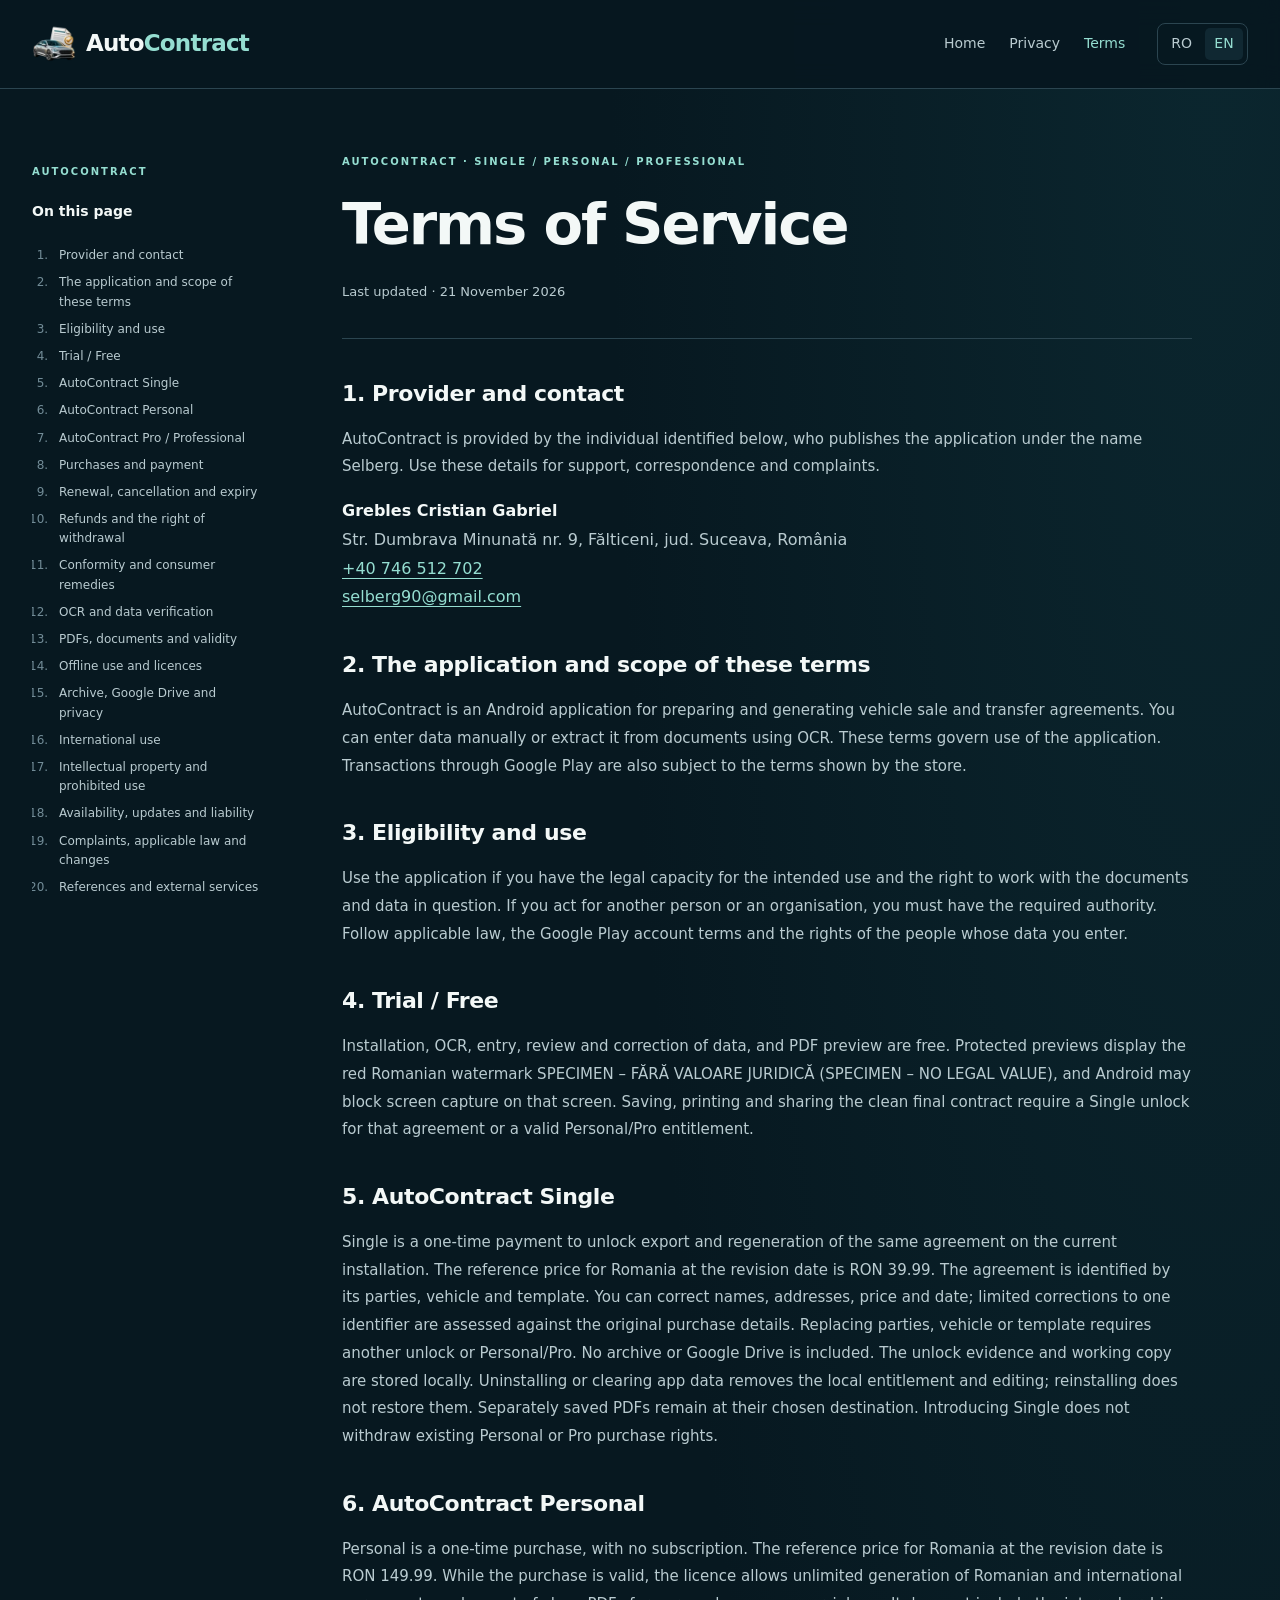
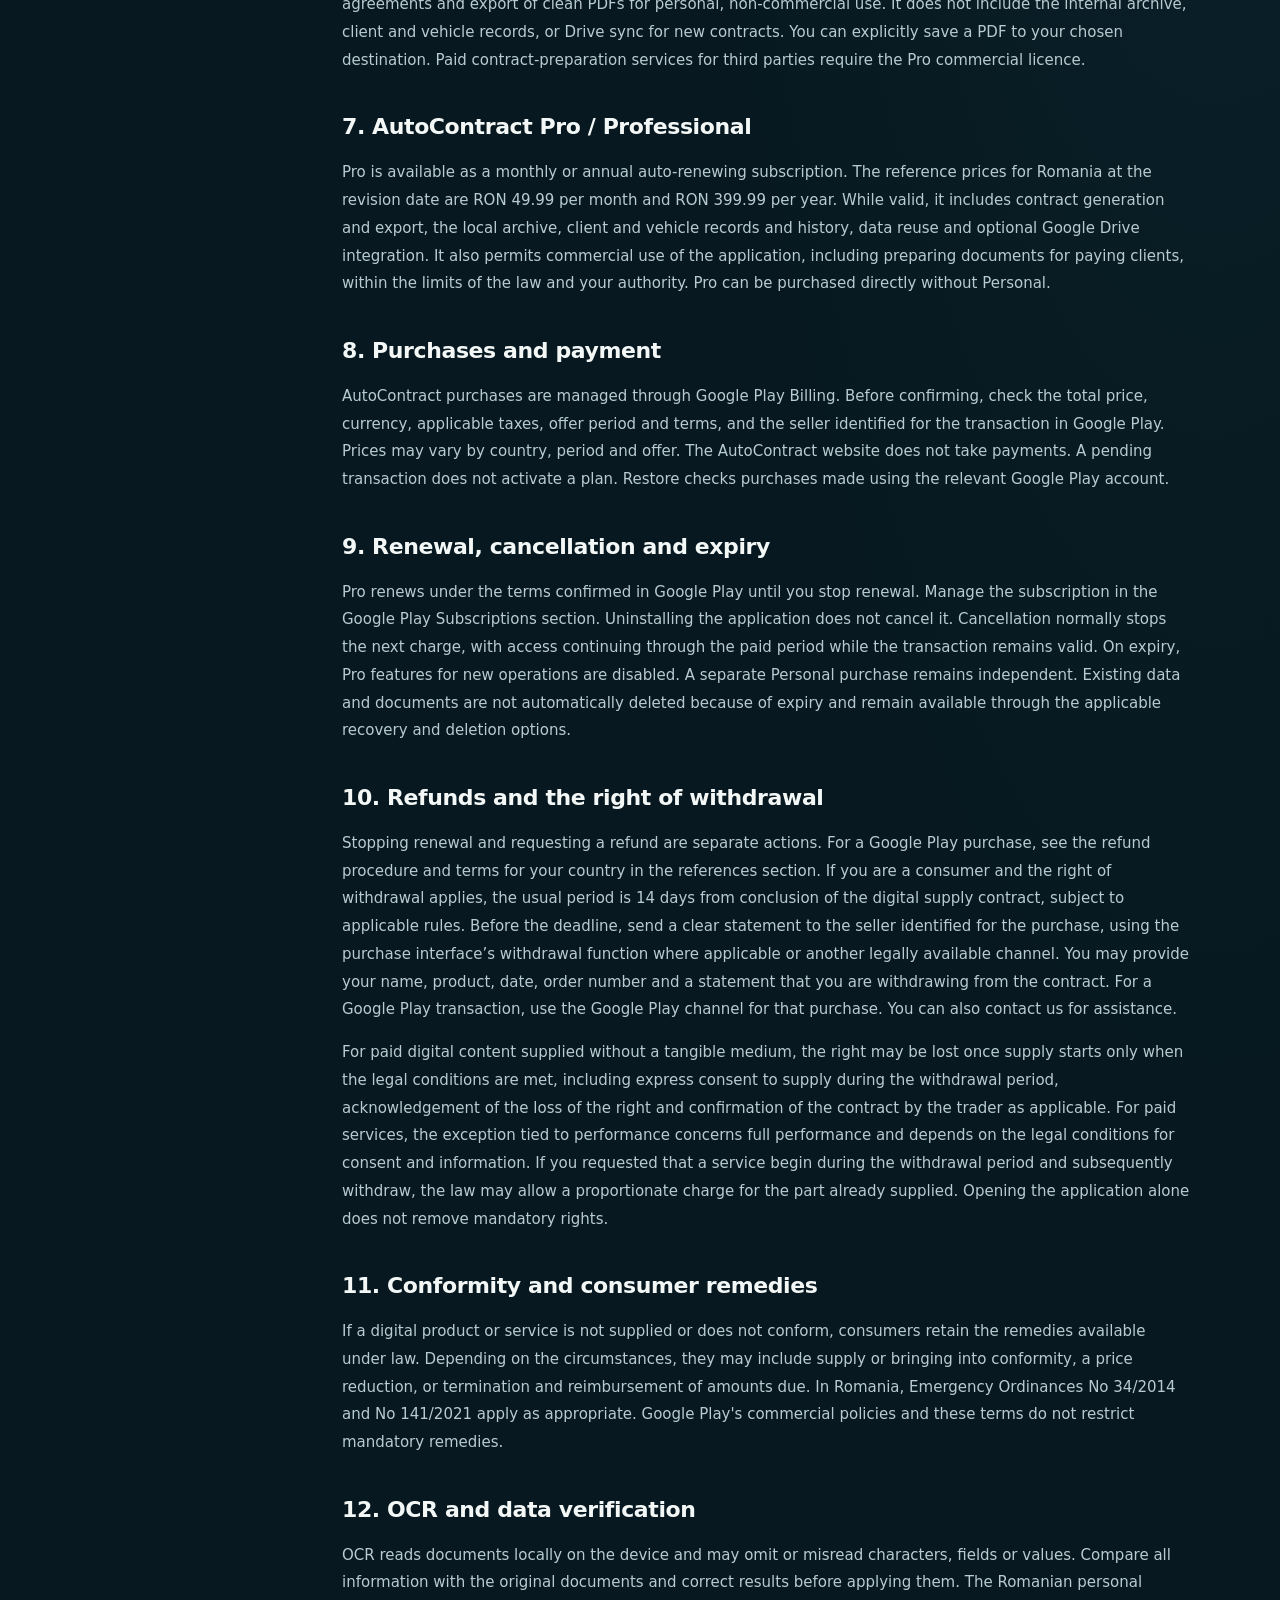
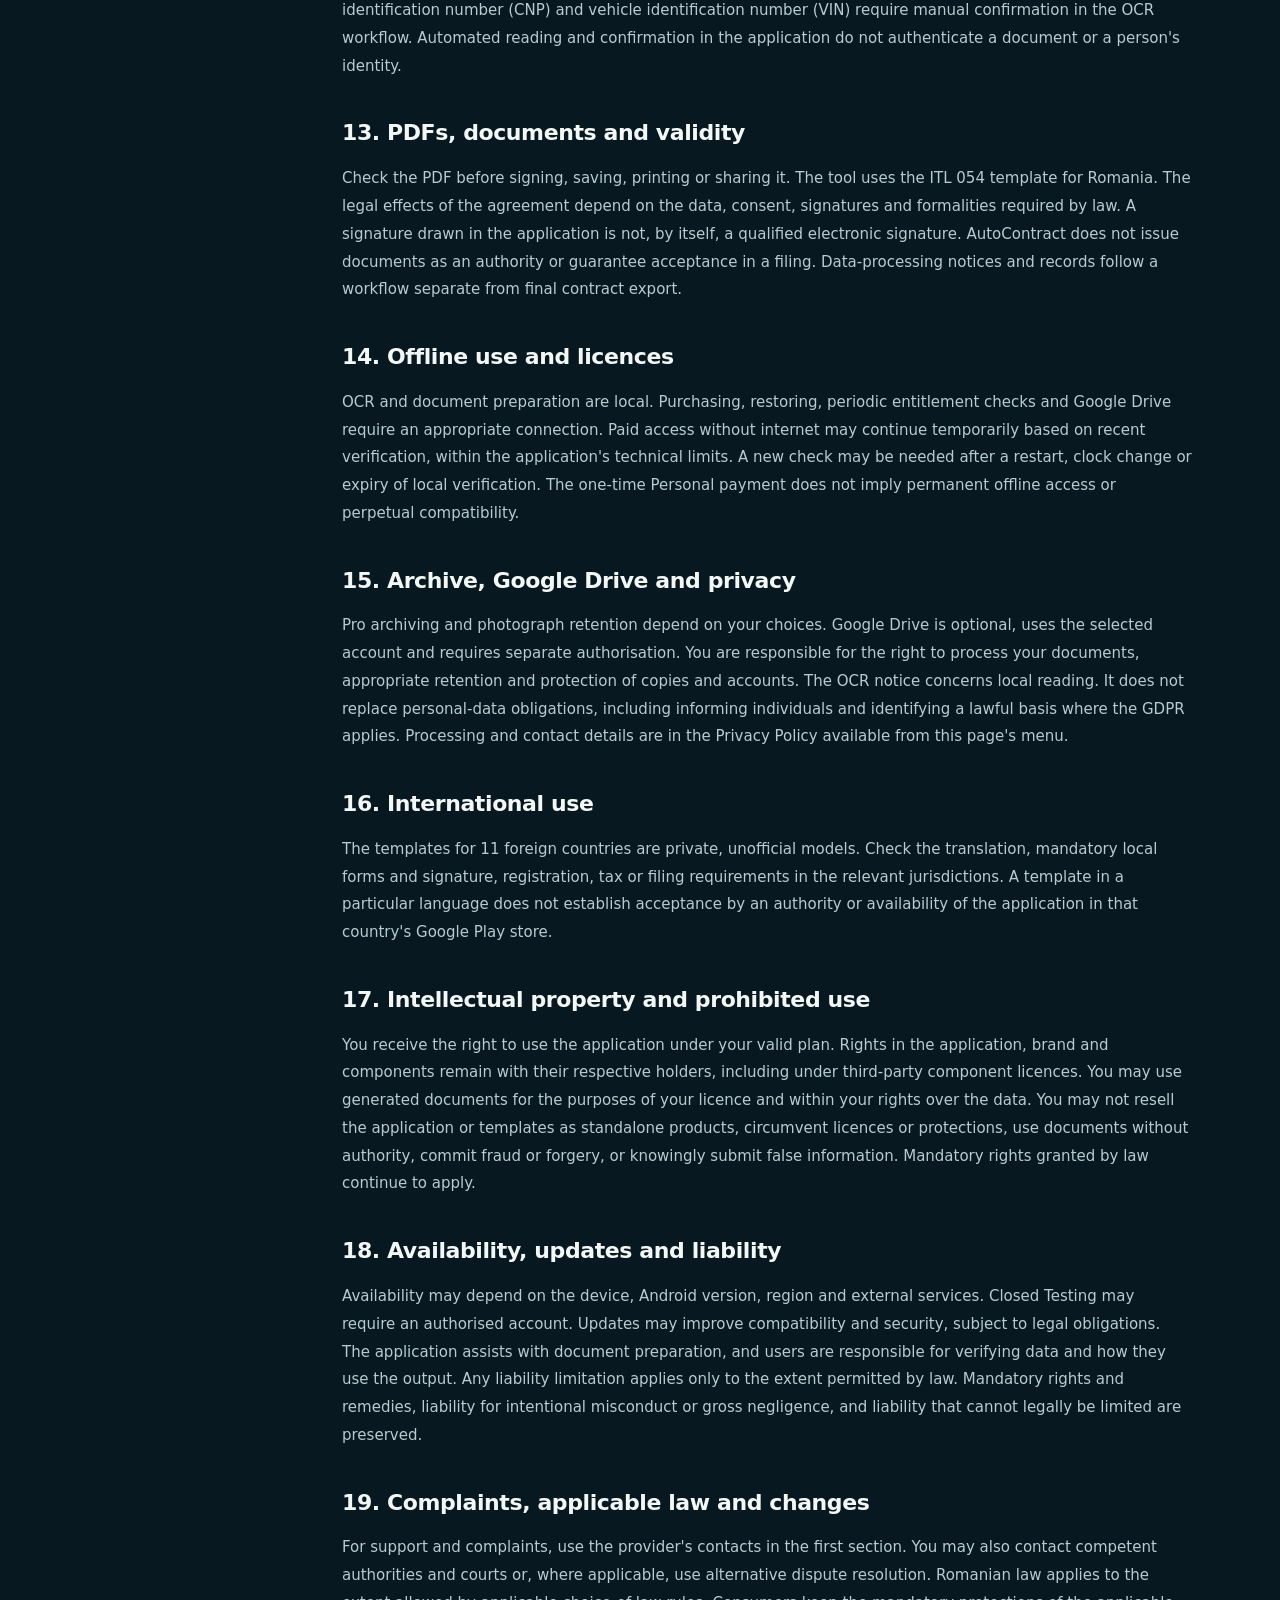
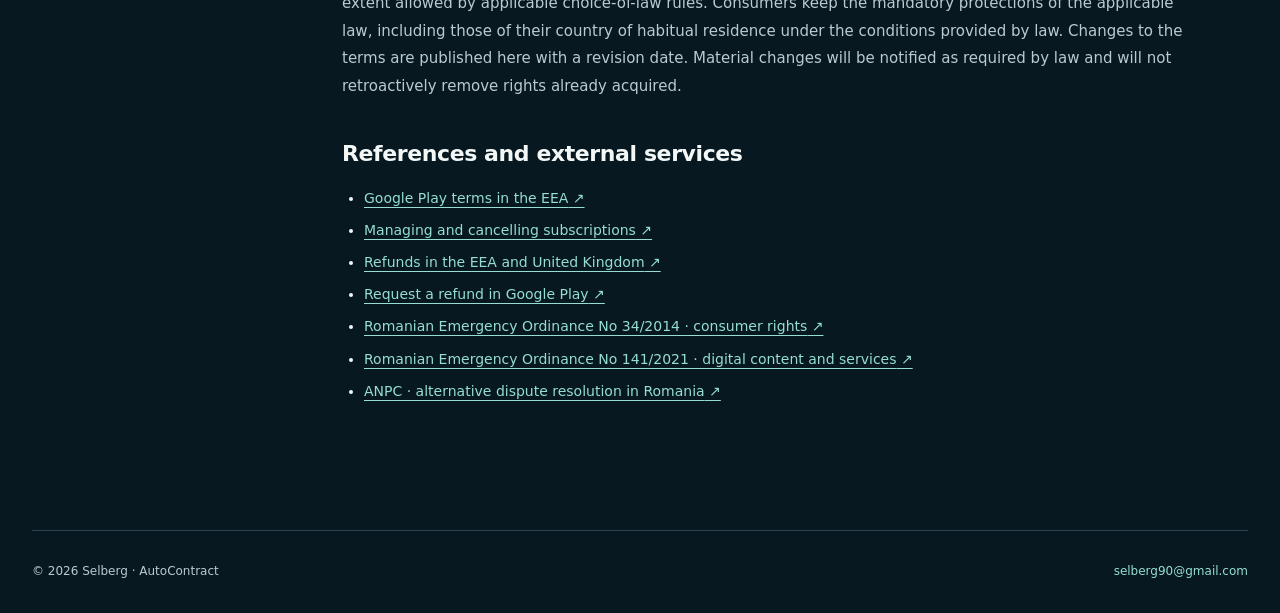
<file: en/termeni.html>
<!doctype html>
<html lang="en" data-fixed-language><head>
<meta charset="utf-8"><meta name="viewport" content="width=device-width,initial-scale=1">
<title>Terms of Service — AutoContract</title><meta name="description" content="AutoContract terms covering licences, Google Play, consumer rights, OCR and generated documents.">
<meta name="theme-color" content="#071820"><meta name="color-scheme" content="dark">
<link rel="canonical" href="https://autocontract.myprintx.com/en/termeni.html">
<link rel="alternate" hreflang="ro" href="https://autocontract.myprintx.com/termeni.html">
<link rel="alternate" hreflang="en" href="https://autocontract.myprintx.com/en/termeni.html">
<link rel="alternate" hreflang="x-default" href="https://autocontract.myprintx.com/termeni.html">
<meta property="og:type" content="website"><meta property="og:site_name" content="AutoContract">
<meta property="og:title" content="Terms of Service — AutoContract"><meta property="og:description" content="AutoContract terms covering licences, Google Play, consumer rights, OCR and generated documents.">
<meta property="og:url" content="https://autocontract.myprintx.com/en/termeni.html"><meta property="og:locale" content="en_GB">
<meta property="og:image" content="https://autocontract.myprintx.com/assets/social-card.jpg"><meta property="og:image:width" content="1200"><meta property="og:image:height" content="630">
<link rel="icon" type="image/png" href="/assets/favicon-32.png"><link rel="apple-touch-icon" href="/assets/favicon-180.png">
<link rel="stylesheet" href="/assets/legal.css"><script defer src="/assets/legal-language.js"></script>
</head><body>
<a class="skip" href="#continut">Skip to content</a>
<header class="legal-header"><div class="wrap header-inner">
<a class="brand" href="/en/"><img src="/assets/logo-96.webp" width="44" height="44" alt=""><span>Auto<span>Contract</span></span></a>
<nav aria-label="Main navigation"><a href="/en/">Home</a><a href="/en/confidentialitate.html" >Privacy</a><a href="/en/termeni.html" aria-current="page">Terms</a></nav>
<nav class="language-switch" aria-label="Website language"><a href="/termeni.html?lang=ro" lang="ro" hreflang="ro" data-language="ro">RO</a><a href="/en/termeni.html?lang=en" lang="en" hreflang="en" data-language="en" aria-current="page">EN</a></nav>
</div></header>
<main id="continut" class="wrap legal-layout">
<aside><p class="eyebrow">AUTOCONTRACT</p><div class="terms-toc-desktop"><nav aria-label="On this page"><h2>On this page</h2><ol><li><a href="#section-1">Provider and contact</a></li><li><a href="#section-2">The application and scope of these terms</a></li><li><a href="#section-3">Eligibility and use</a></li><li><a href="#section-4">Trial / Free</a></li><li><a href="#section-5">AutoContract Single</a></li><li><a href="#section-6">AutoContract Personal</a></li><li><a href="#section-7">AutoContract Pro / Professional</a></li><li><a href="#section-8">Purchases and payment</a></li><li><a href="#section-9">Renewal, cancellation and expiry</a></li><li><a href="#section-10">Refunds and the right of withdrawal</a></li><li><a href="#section-11">Conformity and consumer remedies</a></li><li><a href="#section-12">OCR and data verification</a></li><li><a href="#section-13">PDFs, documents and validity</a></li><li><a href="#section-14">Offline use and licences</a></li><li><a href="#section-15">Archive, Google Drive and privacy</a></li><li><a href="#section-16">International use</a></li><li><a href="#section-17">Intellectual property and prohibited use</a></li><li><a href="#section-18">Availability, updates and liability</a></li><li><a href="#section-19">Complaints, applicable law and changes</a></li><li><a href="#references">References and external services</a></li></ol></nav></div><details class="terms-toc-mobile"><summary>On this page</summary><nav aria-label="On this page"><ol><li><a href="#section-1">Provider and contact</a></li><li><a href="#section-2">The application and scope of these terms</a></li><li><a href="#section-3">Eligibility and use</a></li><li><a href="#section-4">Trial / Free</a></li><li><a href="#section-5">AutoContract Single</a></li><li><a href="#section-6">AutoContract Personal</a></li><li><a href="#section-7">AutoContract Pro / Professional</a></li><li><a href="#section-8">Purchases and payment</a></li><li><a href="#section-9">Renewal, cancellation and expiry</a></li><li><a href="#section-10">Refunds and the right of withdrawal</a></li><li><a href="#section-11">Conformity and consumer remedies</a></li><li><a href="#section-12">OCR and data verification</a></li><li><a href="#section-13">PDFs, documents and validity</a></li><li><a href="#section-14">Offline use and licences</a></li><li><a href="#section-15">Archive, Google Drive and privacy</a></li><li><a href="#section-16">International use</a></li><li><a href="#section-17">Intellectual property and prohibited use</a></li><li><a href="#section-18">Availability, updates and liability</a></li><li><a href="#section-19">Complaints, applicable law and changes</a></li><li><a href="#references">References and external services</a></li></ol></nav></details></aside>
<article><div class="legal-title"><p class="eyebrow">AUTOCONTRACT · SINGLE / PERSONAL / PROFESSIONAL</p><h1>Terms of Service</h1><p class="updated">Last updated · <time datetime="2026-11-21">21 November 2026</time></p></div><section id="section-1"><h2>1. Provider and contact</h2><p>AutoContract is provided by the individual identified below, who publishes the application under the name Selberg. Use these details for support, correspondence and complaints.</p><address class="provider-contact"><strong>Grebles Cristian Gabriel</strong><br>Str. Dumbrava Minunată nr. 9, Fălticeni, jud. Suceava, România<br><a href="tel:+40746512702">+40 746 512 702</a><br><a href="mailto:selberg90@gmail.com">selberg90@gmail.com</a></address></section><section id="section-2"><h2>2. The application and scope of these terms</h2><p>AutoContract is an Android application for preparing and generating vehicle sale and transfer agreements. You can enter data manually or extract it from documents using OCR. These terms govern use of the application. Transactions through Google Play are also subject to the terms shown by the store.</p></section><section id="section-3"><h2>3. Eligibility and use</h2><p>Use the application if you have the legal capacity for the intended use and the right to work with the documents and data in question. If you act for another person or an organisation, you must have the required authority. Follow applicable law, the Google Play account terms and the rights of the people whose data you enter.</p></section><section id="section-4"><h2>4. Trial / Free</h2><p>Installation, OCR, entry, review and correction of data, and PDF preview are free. Protected previews display the red Romanian watermark SPECIMEN – FĂRĂ VALOARE JURIDICĂ (SPECIMEN – NO LEGAL VALUE), and Android may block screen capture on that screen. Saving, printing and sharing the clean final contract require a Single unlock for that agreement or a valid Personal/Pro entitlement.</p></section><section id="section-5"><h2>5. AutoContract Single</h2><p>Single is a one-time payment to unlock export and regeneration of the same agreement on the current installation. The reference price for Romania at the revision date is RON 39.99. The agreement is identified by its parties, vehicle and template. You can correct names, addresses, price and date; limited corrections to one identifier are assessed against the original purchase details. Replacing parties, vehicle or template requires another unlock or Personal/Pro. No archive or Google Drive is included. The unlock evidence and working copy are stored locally. Uninstalling or clearing app data removes the local entitlement and editing; reinstalling does not restore them. Separately saved PDFs remain at their chosen destination. Introducing Single does not withdraw existing Personal or Pro purchase rights.</p></section><section id="section-6"><h2>6. AutoContract Personal</h2><p>Personal is a one-time purchase, with no subscription. The reference price for Romania at the revision date is RON 149.99. While the purchase is valid, the licence allows unlimited generation of Romanian and international agreements and export of clean PDFs for personal, non-commercial use. It does not include the internal archive, client and vehicle records, or Drive sync for new contracts. You can explicitly save a PDF to your chosen destination. Paid contract-preparation services for third parties require the Pro commercial licence.</p></section><section id="section-7"><h2>7. AutoContract Pro / Professional</h2><p>Pro is available as a monthly or annual auto-renewing subscription. The reference prices for Romania at the revision date are RON 49.99 per month and RON 399.99 per year. While valid, it includes contract generation and export, the local archive, client and vehicle records and history, data reuse and optional Google Drive integration. It also permits commercial use of the application, including preparing documents for paying clients, within the limits of the law and your authority. Pro can be purchased directly without Personal.</p></section><section id="section-8"><h2>8. Purchases and payment</h2><p>AutoContract purchases are managed through Google Play Billing. Before confirming, check the total price, currency, applicable taxes, offer period and terms, and the seller identified for the transaction in Google Play. Prices may vary by country, period and offer. The AutoContract website does not take payments. A pending transaction does not activate a plan. Restore checks purchases made using the relevant Google Play account.</p></section><section id="section-9"><h2>9. Renewal, cancellation and expiry</h2><p>Pro renews under the terms confirmed in Google Play until you stop renewal. Manage the subscription in the Google Play Subscriptions section. Uninstalling the application does not cancel it. Cancellation normally stops the next charge, with access continuing through the paid period while the transaction remains valid. On expiry, Pro features for new operations are disabled. A separate Personal purchase remains independent. Existing data and documents are not automatically deleted because of expiry and remain available through the applicable recovery and deletion options.</p></section><section id="section-10"><h2>10. Refunds and the right of withdrawal</h2><p>Stopping renewal and requesting a refund are separate actions. For a Google Play purchase, see the refund procedure and terms for your country in the references section. If you are a consumer and the right of withdrawal applies, the usual period is 14 days from conclusion of the digital supply contract, subject to applicable rules. Before the deadline, send a clear statement to the seller identified for the purchase, using the purchase interface’s withdrawal function where applicable or another legally available channel. You may provide your name, product, date, order number and a statement that you are withdrawing from the contract. For a Google Play transaction, use the Google Play channel for that purchase. You can also contact us for assistance.</p><p>For paid digital content supplied without a tangible medium, the right may be lost once supply starts only when the legal conditions are met, including express consent to supply during the withdrawal period, acknowledgement of the loss of the right and confirmation of the contract by the trader as applicable. For paid services, the exception tied to performance concerns full performance and depends on the legal conditions for consent and information. If you requested that a service begin during the withdrawal period and subsequently withdraw, the law may allow a proportionate charge for the part already supplied. Opening the application alone does not remove mandatory rights.</p></section><section id="section-11"><h2>11. Conformity and consumer remedies</h2><p>If a digital product or service is not supplied or does not conform, consumers retain the remedies available under law. Depending on the circumstances, they may include supply or bringing into conformity, a price reduction, or termination and reimbursement of amounts due. In Romania, Emergency Ordinances No 34/2014 and No 141/2021 apply as appropriate. Google Play&#x27;s commercial policies and these terms do not restrict mandatory remedies.</p></section><section id="section-12"><h2>12. OCR and data verification</h2><p>OCR reads documents locally on the device and may omit or misread characters, fields or values. Compare all information with the original documents and correct results before applying them. The Romanian personal identification number (CNP) and vehicle identification number (VIN) require manual confirmation in the OCR workflow. Automated reading and confirmation in the application do not authenticate a document or a person&#x27;s identity.</p></section><section id="section-13"><h2>13. PDFs, documents and validity</h2><p>Check the PDF before signing, saving, printing or sharing it. The tool uses the ITL 054 template for Romania. The legal effects of the agreement depend on the data, consent, signatures and formalities required by law. A signature drawn in the application is not, by itself, a qualified electronic signature. AutoContract does not issue documents as an authority or guarantee acceptance in a filing. Data-processing notices and records follow a workflow separate from final contract export.</p></section><section id="section-14"><h2>14. Offline use and licences</h2><p>OCR and document preparation are local. Purchasing, restoring, periodic entitlement checks and Google Drive require an appropriate connection. Paid access without internet may continue temporarily based on recent verification, within the application&#x27;s technical limits. A new check may be needed after a restart, clock change or expiry of local verification. The one-time Personal payment does not imply permanent offline access or perpetual compatibility.</p></section><section id="section-15"><h2>15. Archive, Google Drive and privacy</h2><p>Pro archiving and photograph retention depend on your choices. Google Drive is optional, uses the selected account and requires separate authorisation. You are responsible for the right to process your documents, appropriate retention and protection of copies and accounts. The OCR notice concerns local reading. It does not replace personal-data obligations, including informing individuals and identifying a lawful basis where the GDPR applies. Processing and contact details are in the Privacy Policy available from this page&#x27;s menu.</p></section><section id="section-16"><h2>16. International use</h2><p>The templates for 11 foreign countries are private, unofficial models. Check the translation, mandatory local forms and signature, registration, tax or filing requirements in the relevant jurisdictions. A template in a particular language does not establish acceptance by an authority or availability of the application in that country&#x27;s Google Play store.</p></section><section id="section-17"><h2>17. Intellectual property and prohibited use</h2><p>You receive the right to use the application under your valid plan. Rights in the application, brand and components remain with their respective holders, including under third-party component licences. You may use generated documents for the purposes of your licence and within your rights over the data. You may not resell the application or templates as standalone products, circumvent licences or protections, use documents without authority, commit fraud or forgery, or knowingly submit false information. Mandatory rights granted by law continue to apply.</p></section><section id="section-18"><h2>18. Availability, updates and liability</h2><p>Availability may depend on the device, Android version, region and external services. Closed Testing may require an authorised account. Updates may improve compatibility and security, subject to legal obligations. The application assists with document preparation, and users are responsible for verifying data and how they use the output. Any liability limitation applies only to the extent permitted by law. Mandatory rights and remedies, liability for intentional misconduct or gross negligence, and liability that cannot legally be limited are preserved.</p></section><section id="section-19"><h2>19. Complaints, applicable law and changes</h2><p>For support and complaints, use the provider&#x27;s contacts in the first section. You may also contact competent authorities and courts or, where applicable, use alternative dispute resolution. Romanian law applies to the extent allowed by applicable choice-of-law rules. Consumers keep the mandatory protections of the applicable law, including those of their country of habitual residence under the conditions provided by law. Changes to the terms are published here with a revision date. Material changes will be notified as required by law and will not retroactively remove rights already acquired.</p></section><section id="references"><h2>References and external services</h2><ul class="references"><li><a href="https://play.google.com/about/play-terms/eea/">Google Play terms in the EEA<span aria-hidden="true"> ↗</span></a></li><li><a href="https://support.google.com/googleplay/answer/7018481?hl=en">Managing and cancelling subscriptions<span aria-hidden="true"> ↗</span></a></li><li><a href="https://support.google.com/googleplay/answer/15576634?hl=en">Refunds in the EEA and United Kingdom<span aria-hidden="true"> ↗</span></a></li><li><a href="https://support.google.com/googleplay/workflow/9813244?hl=en">Request a refund in Google Play<span aria-hidden="true"> ↗</span></a></li><li><a href="https://legislatie.just.ro/Public/DetaliiDocument/158913">Romanian Emergency Ordinance No 34/2014 · consumer rights<span aria-hidden="true"> ↗</span></a></li><li><a href="https://legislatie.just.ro/Public/FormaPrintabila/00000G2C6B82UM8PJ173NHZTP6BIFKMF">Romanian Emergency Ordinance No 141/2021 · digital content and services<span aria-hidden="true"> ↗</span></a></li><li><a href="https://reclamatiisal.anpc.ro/">ANPC · alternative dispute resolution in Romania<span aria-hidden="true"> ↗</span></a></li></ul></section></article>
</main><footer class="wrap"><span>© 2026 Selberg · AutoContract</span><a href="mailto:selberg90@gmail.com">selberg90@gmail.com</a></footer>
</body></html>
</file>
<file: assets/site.css>
/* AutoContract · shared static homepage system. Original legal-page stylesheet is untouched. */
:root {
  color-scheme: dark;
  --bg: #071820;
  --panel: #0d252f;
  --panel-deep: #091d26;
  --text: #eff7f5;
  --muted: #b0c3c7;
  --quiet: #8fa9b0;
  --mint: #a1e9d6;
  --cyan: #7ccedb;
  --gold: #ebcc83;
  --red: #e51f2b;
  --line: #28434b;
  --font: -apple-system, BlinkMacSystemFont, "Segoe UI", sans-serif;
}
* { box-sizing: border-box; }
html { scroll-behavior: smooth; scroll-padding-top: 106px; }
body { margin: 0; background: var(--bg); color: var(--text); font-family: var(--font); font-size: 16px; line-height: 1.65; -webkit-font-smoothing: antialiased; }
body::before { content: ""; pointer-events: none; position: absolute; z-index: -1; inset: 0 0 auto; height: 1020px; background: radial-gradient(ellipse at 76% 14%, #17534c36, transparent 48%); }
a { color: inherit; text-underline-offset: .23em; text-decoration-thickness: 1px; }
a:hover { color: var(--mint); }
a, button { -webkit-tap-highlight-color: #a1e9d62b; }
:where(a, button, summary):focus-visible { outline: 3px solid var(--gold); outline-offset: 5px; border-radius: 4px; }
button { font: inherit; cursor: pointer; }
img { display: block; max-width: 100%; height: auto; }
figure, p, ul { margin: 0; }
h1, h2, h3 { text-wrap: balance; }
h1, h2, h3, p { overflow-wrap: break-word; }
.shell { width: min(1264px, calc(100% - 64px)); margin-inline: auto; }
.skip-link { position: fixed; top: -100px; left: 24px; z-index: 100; background: var(--gold); color: var(--bg); padding: 12px 20px; font-weight: 700; border-radius: 8px; }
.skip-link:focus { top: 14px; }
.site-header { position: sticky; top: 0; z-index: 30; background: #071820f2; border-bottom: 1px solid #28434b99; backdrop-filter: blur(14px); }
.header-inner { min-height: 88px; display: flex; align-items: center; justify-content: space-between; gap: 28px; position: relative; }
.brand { display: inline-flex; align-items: center; gap: 10px; text-decoration: none; font-size: 24px; font-weight: 750; letter-spacing: -1px; flex-shrink: 0; line-height: 1.05; }
.brand img { object-fit: contain; flex-shrink: 0; }
.brand-light { font-weight: 390; }
.brand small { display: block; font-size: 6.9px; font-weight: 650; letter-spacing: 1.1px; color: var(--quiet); margin-top: 7px; }
.main-nav { display: flex; gap: clamp(17px, 2vw, 30px); margin-left: auto; }
.main-nav a { font-size: 13px; color: var(--muted); font-weight: 550; white-space: nowrap; text-decoration: none; padding-block: 15px; }
.main-nav a:hover { color: var(--text); }
.header-actions { display: flex; align-items: center; gap: 18px; }
.language-switch { display: inline-flex; border: 1px solid var(--line); border-radius: 7px; padding: 3px; gap: 2px; flex-shrink: 0; }
.language-switch a { padding: 6px 8px; min-height: 32px; display: grid; place-items: center; font-size: 11px; line-height: 1; letter-spacing: .03em; font-weight: 700; text-decoration: none; color: var(--quiet); border-radius: 4px; }
.language-switch a[aria-current] { background: var(--mint); color: var(--bg); }
.menu-toggle { display: none; }
.button { min-height: 56px; display: inline-flex; align-items: center; justify-content: center; gap: 22px; padding: 14px 22px; border: 1px solid transparent; border-radius: 9px; text-decoration: none; font-size: 14px; line-height: 1.45; font-weight: 700; transition: background .18s ease, border-color .18s ease, color .18s ease, transform .18s ease; }
.button > span { font-size: 20px; line-height: 1; font-weight: 400; }
.button-primary { background: var(--red); color: white; box-shadow: 0 4px 0 #700f171e; }
.button-primary:hover { background: #d91b28; color: white; transform: translateY(-2px); }
.button-outline { background: transparent; border-color: #4a6870; color: var(--text); }
.button-outline:hover { border-color: var(--mint); background: #a1e9d60d; }
.button-mint { background: var(--mint); color: #08232a; }
.button-mint:hover { background: #c0f3e5; color: #08232a; transform: translateY(-2px); }
.button-small { min-height: 42px; padding: 9px 15px; font-size: 12px; gap: 14px; }
.button-small > span { font-size: 16px; }
.text-link { display: inline-flex; align-items: center; gap: 14px; color: var(--mint); font-size: 14px; font-weight: 600; text-decoration: none; padding-block: 7px; }
.text-link:hover { text-decoration: underline; }
.text-link span { font-size: 19px; }
.eyebrow { color: var(--mint); font-size: 10px; font-weight: 750; letter-spacing: 1.7px; line-height: 1.6; }
.status { display: inline-flex; align-items: center; gap: 8px; color: var(--gold); font-size: 11px; line-height: 1.4; padding: 7px 10px; border: 1px solid #ebcc8338; border-radius: 6px; }
.status > span { width: 5px; height: 5px; background: var(--gold); border-radius: 50%; flex-shrink: 0; }
.hero { padding-top: 74px; }
.hero-heading { display: grid; grid-template-columns: 1.7fr 1fr; gap: 68px; align-items: end; margin-bottom: 48px; }
.hero-meta { display: flex; flex-wrap: wrap; align-items: center; gap: 20px; margin-bottom: 25px; }
h1 { margin: 0 0 25px; font-size: clamp(54px, 6.1vw, 83px); line-height: 1.025; letter-spacing: -.065em; font-weight: 620; }
h1 > span, h2 > span { color: var(--mint); }
.hero-lead { font-size: 18px; line-height: 1.75; color: var(--muted); max-width: 630px; margin-bottom: 29px; }
.actions { display: flex; flex-wrap: wrap; align-items: center; gap: 23px; }
.access-note { max-width: 530px; color: var(--quiet); font-size: 11px; line-height: 1.7; margin-top: 18px; }
.hero-destination { position: relative; margin-bottom: 9px; padding: 30px 0 15px 34px; border-left: 1px solid var(--line); }
.destination-top { display: flex; align-items: center; gap: 18px; }
.destination-top .eyebrow { font-size: 9px; white-space: nowrap; }
.destination-line { height: 1px; background: var(--line); flex: 1; }
.destination-number { display: flex; align-items: baseline; gap: 8px; font-size: 82px; font-weight: 350; letter-spacing: -.08em; line-height: 1.4; color: #e6f0ec; }
.destination-number > span { color: var(--mint); font-size: 54px; font-weight: 350; letter-spacing: -.06em; }
.destination-title { color: var(--text); font-size: 19px; line-height: 1.4; font-weight: 550; max-width: 270px; }
.hero-destination > p:last-of-type { color: var(--quiet); font-size: 13px; line-height: 1.7; max-width: 265px; margin-top: 13px; }
.route-symbol { display: inline-block; color: var(--gold); font-size: 34px; margin-top: 16px; }
.promo-figure { margin: 0; }
.promo-image-wrap { overflow: hidden; border-radius: 15px; border: 1px solid #3b555d; background: #06151d; box-shadow: 0 32px 65px #00000025; }
.promo-image-wrap picture, .promo-image-wrap img { display: block; width: 100%; }
.promo-image-wrap img { height: auto; object-fit: contain; }
.promo-figure figcaption { display: grid; grid-template-columns: 210px 1fr; gap: 28px; padding: 18px 2px 0; color: var(--quiet); font-size: 11px; line-height: 1.7; }
.caption-label { color: var(--gold); font-size: 9px; font-weight: 750; letter-spacing: 1.2px; padding-top: 2px; }
.hero-facts { display: grid; grid-template-columns: repeat(3, 1fr); gap: 28px; padding-block: 38px 36px; margin-top: 32px; border-block: 1px solid var(--line); }
.hero-facts > div { display: flex; gap: 16px; align-items: flex-start; }
.fact-mark { color: var(--gold); font-size: 20px; line-height: 1.4; }
.hero-facts strong { display: block; font-weight: 620; font-size: 14px; }
.hero-facts div > span:not(.fact-mark) { display: block; color: var(--quiet); font-size: 12px; margin-top: 4px; }
.section { padding-block: 108px; }
.section-head { display: grid; grid-template-columns: 1.35fr 1fr; gap: 80px; align-items: end; margin-bottom: 51px; }
.section-head .eyebrow, .data-intro > .eyebrow, .faq-layout .eyebrow { margin-bottom: 20px; }
h2 { font-size: clamp(34px, 3.7vw, 49px); font-weight: 560; line-height: 1.12; letter-spacing: -.045em; margin: 0; }
.section-intro { font-size: 15px; line-height: 1.85; color: var(--muted); max-width: 470px; }
.workflow-grid { display: grid; grid-template-columns: repeat(4, 1fr); gap: 32px; }
.workflow-grid article { border-top: 1px solid #4b646b; padding-top: 22px; }
.step-number { font-family: ui-monospace, SFMono-Regular, Consolas, monospace; font-size: 12px; color: var(--gold); letter-spacing: 1px; }
.workflow-grid h3 { font-size: 18px; line-height: 1.4; font-weight: 610; letter-spacing: -.35px; margin: 24px 0 13px; }
.workflow-grid p { color: var(--muted); font-size: 13px; line-height: 1.85; }
.info-note { display: flex; align-items: flex-start; gap: 13px; padding-top: 25px; margin-top: 29px; border-top: 1px solid var(--line); color: var(--quiet); font-size: 12px; line-height: 1.8; }
.info-note > span { width: 17px; height: 17px; display: inline-grid; place-items: center; flex: 0 0 17px; margin-top: 3px; border: 1px solid #738a91; border-radius: 50%; font: 10px ui-serif, Georgia, serif; }
.contracts-section { background: linear-gradient(125deg, #102d36, #0c222c 76%); border-block: 1px solid var(--line); }
.contract-grid { display: grid; grid-template-columns: 1fr 1.18fr; gap: 24px; }
.contract-panel { padding: 34px 34px 27px; background: #07182078; border: 1px solid #36545d; border-radius: 13px; min-width: 0; }
.panel-top { display: flex; align-items: center; justify-content: space-between; gap: 16px; margin-bottom: 20px; }
.country-code { display: grid; place-items: center; border: 1px solid #ebcc8373; color: var(--gold); border-radius: 4px; width: 33px; height: 29px; font: 11px ui-monospace, Consolas, monospace; }
.document-mark { margin: 34px 0 29px; width: 100%; max-width: 310px; color: var(--gold); }
.document-mark > span { font-size: 12px; font-weight: 650; letter-spacing: 5px; }
.document-mark strong { display: flex; align-items: center; justify-content: space-between; font-size: 73px; line-height: 1.2; font-weight: 320; letter-spacing: -.065em; }
.document-mark strong > span { font-size: 42px; color: var(--mint); }
.document-mark i { display: block; width: 100%; height: 1px; background: #ebcc833b; margin-top: 11px; }
.document-mark i:last-child { width: 58%; }
.contract-panel h3 { font-size: clamp(25px, 2.25vw, 32px); font-weight: 570; letter-spacing: -.7px; line-height: 1.22; margin: 24px 0 18px; max-width: 440px; }
.contract-panel > p:not(.panel-foot) { color: var(--muted); font-size: 14px; line-height: 1.85; margin-bottom: 26px; }
.feature-list { list-style: none; padding: 0; display: flex; flex-direction: column; gap: 14px; }
.feature-list li { display: flex; gap: 12px; align-items: flex-start; color: var(--muted); font-size: 13px; line-height: 1.7; }
.feature-list li > span:first-child { font-weight: 500; font-size: 14px; line-height: 1.5; color: var(--mint); flex: 0 0 14px; }
.panel-foot { border-top: 1px solid var(--line); margin-top: 29px; padding-top: 17px; font-size: 11px; color: var(--gold); }
.panel-foot span { margin-right: 8px; }
.world-mark { font-size: 39px; line-height: 1; color: var(--cyan); font-weight: 300; }
.contract-international > h3 { margin-top: 33px; }
.countries { list-style: none; padding: 0; display: grid; grid-template-columns: repeat(3, 1fr); gap: 0 12px; margin-top: 30px; border-top: 1px solid var(--line); }
.countries li { display: flex; gap: 9px; align-items: center; padding-block: 13px; border-bottom: 1px solid #28434b96; font-size: 11px; line-height: 1.5; }
.countries li span { flex-shrink: 0; color: var(--cyan); font: 10px ui-monospace, SFMono-Regular, Consolas, monospace; letter-spacing: .5px; }
.screens-grid { display: grid; grid-template-columns: repeat(3, 1fr); gap: 29px; }
.screen-stage { min-width: 0; display: flex; justify-content: center; align-items: center; padding: 30px 22px; border: 1px solid var(--line); border-radius: 15px; background: radial-gradient(ellipse at 50% 20%, #16433f80, transparent 68%), #0b2029; }
.screen-stage img { width: 100%; max-width: 243px; aspect-ratio: 9 / 20; max-height: 540px; height: auto; object-fit: contain; border-radius: 9px; border: 1px solid #486067; box-shadow: 0 24px 40px #00000030; }
.screen-figure figcaption { padding: 20px 5px 0; }
.screen-figure h3 { font-size: 17px; font-weight: 600; letter-spacing: -.3px; margin: 0 0 8px; }
.screen-figure p { color: var(--quiet); font-size: 13px; line-height: 1.75; }
.quiet { color: var(--quiet); font-size: 11px; line-height: 1.8; }
.centered { text-align: center; margin-top: 30px; }
.pricing-section { background: #0b2029; border-block: 1px solid var(--line); }
.pricing-grid { display: grid; grid-template-columns: repeat(3, 1fr); gap: 20px; align-items: stretch; }
.price-plan { display: flex; flex-direction: column; position: relative; padding: 33px 28px 28px; background: #081a22; border: 1px solid #35515b; border-radius: 12px; min-width: 0; }
.price-plan .eyebrow { font-size: 10px; margin-bottom: 20px; }
.price-plan h3 { font-size: 21px; font-weight: 540; line-height: 1.3; letter-spacing: -.4px; min-height: 55px; margin: 0 0 24px; }
.price { display: flex; align-items: baseline; gap: 9px; line-height: 1; }
.price strong { font-size: clamp(46px, 4.7vw, 64px); font-weight: 430; letter-spacing: -.06em; }
.price > span { font-size: 16px; font-weight: 450; color: var(--muted); }
.price-period { color: var(--quiet); font-size: 12px; margin-top: 12px; }
.annual-price, .annual-spacer { font-size: 12px; margin-top: 10px; min-height: 22px; color: var(--gold); }
.price-plan .feature-list { margin-top: 25px; padding-top: 25px; border-top: 1px solid var(--line); }
.price-plan .feature-list li { font-size: 12px; }
.plan-limit { margin-top: auto; padding-top: 26px; font-size: 11px; line-height: 1.8; color: var(--quiet); }
.price-plan .button { margin-top: 23px; padding-inline: 14px; font-size: 12px; gap: 12px; }
.plan-personal .eyebrow { color: var(--gold); }
.plan-pro { background: linear-gradient(160deg, #153c40, #102b33 64%); border-color: var(--mint); }
.plan-pro .price strong { color: var(--mint); }
.plan-badge { position: absolute; right: 22px; top: -12px; font-size: 8px; font-weight: 800; letter-spacing: 1.15px; color: #0c2e31; padding: 4px 10px; background: var(--mint); border-radius: 3px; }
.billing-note { display: flex; gap: 17px; padding-top: 30px; margin-top: 31px; border-top: 1px solid var(--line); }
.billing-symbol { color: var(--mint); font-size: 26px; line-height: 1.1; }
.billing-note h3 { margin: 0 0 7px; font-size: 10px; letter-spacing: 1.2px; font-weight: 700; }
.billing-note p, .expiry-note { font-size: 11px; color: var(--quiet); line-height: 1.85; max-width: 980px; }
.expiry-note { padding-left: 40px; margin-top: 12px; }
.data-section { display: grid; grid-template-columns: 1fr 1.05fr; gap: 100px; align-items: start; }
.data-intro .section-intro { margin-block: 25px 18px; max-width: 420px; }
.data-items { padding-top: 8px; }
.data-items article { display: flex; align-items: flex-start; gap: 28px; padding-block: 29px; border-bottom: 1px solid var(--line); }
.data-items article:first-child { padding-top: 0; }
.data-items article > span { color: var(--gold); font-size: 11px; font-family: ui-monospace, Consolas, monospace; padding-top: 4px; }
.data-items h3 { margin: 0 0 10px; font-size: 18px; line-height: 1.4; font-weight: 570; letter-spacing: -.3px; }
.data-items p { color: var(--muted); font-size: 13px; line-height: 1.85; }
.faq-section { background: #0a1e27; border-block: 1px solid var(--line); }
.faq-layout { display: grid; grid-template-columns: .85fr 1.4fr; gap: 92px; }
.faq-layout h2 { max-width: 380px; }
.faq-decoration { font-size: 180px; line-height: 1.2; font-weight: 250; color: #3d706980; letter-spacing: -.1em; margin-top: 24px; }
.faq-items { border-top: 1px solid #3a555e; }
.faq-items details { border-bottom: 1px solid #3a555e; }
.faq-items summary { list-style: none; min-height: 77px; display: flex; align-items: center; justify-content: space-between; gap: 25px; padding: 23px 2px; cursor: pointer; font-size: 15px; font-weight: 530; line-height: 1.6; }
.faq-items summary::-webkit-details-marker { display: none; }
.faq-items summary > span { font-size: 25px; font-weight: 350; line-height: 1; color: var(--mint); flex: 0 0 18px; transition: transform .18s ease; }
.faq-items details[open] summary > span { transform: rotate(45deg); }
.faq-items details > div { padding: 0 39px 25px 2px; }
.faq-items details p { color: var(--muted); font-size: 13px; line-height: 1.9; }
.download-section { margin-block: 90px; padding: 52px 48px; display: grid; grid-template-columns: 1.65fr 1fr; gap: 58px; border: 1px solid #53776f; border-radius: 15px; background: radial-gradient(ellipse at 2% 0, #28665455, transparent 73%), #102c34; }
.download-copy .eyebrow { font-size: 9px; margin-bottom: 18px; }
.download-copy h2 { font-size: clamp(32px, 3.3vw, 43px); }
.download-copy > p:not(.eyebrow):not(.download-note) { color: var(--muted); font-size: 14px; line-height: 1.8; margin-block: 20px 25px; max-width: 580px; }
.download-section .actions { gap: 13px; }
.download-section .button { font-size: 12px; gap: 13px; padding-inline: 17px; }
.download-note { color: var(--quiet); font-size: 10px; line-height: 1.9; max-width: 610px; margin-top: 19px; }
.download-contact { border-left: 1px solid #4b6b70; padding-left: 39px; align-self: center; }
.download-contact > p { color: var(--quiet); font-size: 13px; margin-block: 29px 10px; }
.download-contact > a { display: block; width: fit-content; font-size: 18px; font-weight: 550; text-decoration: none; }
.download-contact > a:not(.contact-email) span { margin-left: 10px; color: var(--mint); }
.download-contact > a.contact-email { font-size: 12px; font-weight: 400; color: var(--mint); margin-top: 13px; overflow-wrap: anywhere; }
.site-footer { border-top: 1px solid var(--line); padding-block: 31px 27px; }
.footer-top { display: flex; align-items: center; gap: 34px; padding-bottom: 30px; }
.footer-top .brand { font-size: 23px; }
.footer-top > p { color: var(--quiet); font-size: 12px; }
.back-top { display: flex; align-items: center; gap: 15px; margin-left: auto; font-size: 11px; text-decoration: none; color: var(--muted); }
.back-top span { color: var(--mint); font-size: 21px; }
.footer-bottom { display: flex; align-items: center; justify-content: space-between; gap: 24px; border-top: 1px solid #28434b80; padding-top: 21px; font-size: 10px; color: var(--quiet); }
.footer-bottom small { display: block; font-size: 9px; margin-top: 4px; }
.footer-bottom nav { display: flex; flex-wrap: wrap; gap: 25px; }
.footer-bottom nav a { text-decoration: none; }
html.has-reveal [data-reveal] { opacity: 0; transform: translateY(14px); transition: opacity .55s ease, transform .55s ease; }
html.has-reveal [data-reveal].is-visible { opacity: 1; transform: none; }
@media (max-width: 1160px) {
  .header-inner { gap: 20px; }
  .main-nav { gap: 18px; }
  .header-cta { display: none; }
  .hero-heading { gap: 45px; }
  .hero-destination { padding-left: 28px; }
  .section-head { gap: 50px; }
  .contract-panel { padding-inline: 27px; }
  .countries { grid-template-columns: repeat(2, 1fr); }
  .price-plan { padding-inline: 23px; }
  .data-section { gap: 65px; }
  .faq-layout { gap: 60px; }
  .download-section { gap: 35px; padding: 43px 35px; }
  .download-contact { padding-left: 28px; }
}
@media (max-width: 850px) {
  .shell { width: calc(100% - 48px); }
  .header-inner { min-height: 78px; gap: 17px; }
  .brand { font-size: 22px; }
  .brand img { width: 38px; height: 38px; }
  .brand small { font-size: 6px; }
  .main-nav { gap: 15px; }
  .main-nav a { font-size: 11px; }
  .header-actions { gap: 0; }
  .hero { padding-top: 54px; }
  .hero-heading { gap: 30px; grid-template-columns: 1.6fr 1fr; }
  h1 { font-size: clamp(48px, 7.4vw, 66px); }
  .hero-lead { font-size: 16px; }
  .hero-meta { gap: 12px; }
  .hero-meta .eyebrow { font-size: 9px; }
  .hero-meta .status { font-size: 10px; }
  .hero-destination { padding-left: 22px; }
  .destination-top .eyebrow { white-space: normal; }
  .destination-number { font-size: 68px; }
  .destination-number > span { font-size: 43px; }
  .destination-title { font-size: 17px; }
  .section { padding-block: 80px; }
  .section-head { gap: 35px; margin-bottom: 37px; }
  .section-head .eyebrow { font-size: 9px; }
  .section-intro { font-size: 14px; }
  .workflow-grid { grid-template-columns: repeat(2, 1fr); gap: 35px 28px; }
  .workflow-grid h3 { margin-top: 18px; }
  .contract-grid { grid-template-columns: 1fr; }
  .contract-panel { padding: 29px; }
  .contract-romania { display: grid; grid-template-columns: 1fr .75fr; gap: 0 35px; }
  .contract-romania .panel-top { grid-column: 1 / -1; }
  .contract-romania .document-mark { grid-column: 2; grid-row: 2 / 4; align-self: center; margin: 0; }
  .contract-romania h3 { grid-column: 1; }
  .contract-romania > p:not(.panel-foot) { grid-column: 1; }
  .contract-romania .feature-list, .contract-romania .panel-foot { grid-column: 1 / -1; }
  .countries { grid-template-columns: repeat(3, 1fr); }
  .screens-grid { gap: 18px; }
  .screen-stage { padding: 20px 12px; }
  .screen-figure h3 { font-size: 15px; }
  .screen-figure p { font-size: 12px; }
  .pricing-grid { grid-template-columns: 1fr; gap: 23px; }
  .price-plan { display: grid; grid-template-columns: 1fr 1.15fr; column-gap: 35px; padding: 29px; }
  .price-plan > .eyebrow, .price-plan > h3, .price-plan > .price, .price-plan > .price-period, .price-plan > .annual-price, .price-plan > .annual-spacer { grid-column: 1; }
  .price-plan h3 { min-height: 0; margin-bottom: 24px; }
  .price-plan .price strong { font-size: 61px; }
  .price-plan .feature-list { grid-column: 2; grid-row: 1 / 6; border-top: none; margin-top: 0; padding-top: 0; }
  .price-plan .plan-limit { grid-column: 2; grid-row: 6; padding-top: 12px; }
  .price-plan .button { grid-column: 1 / -1; margin-top: 23px; }
  .plan-badge { display: block; }
  .data-section { gap: 40px; }
  .data-items article { gap: 17px; }
  .faq-layout { grid-template-columns: 1fr 1.5fr; gap: 42px; }
  .faq-layout h2 { font-size: 36px; }
  .faq-decoration { font-size: 140px; }
  .download-section { grid-template-columns: 1fr; margin-block: 70px; padding: 37px; gap: 30px; }
  .download-contact { border-left: 0; border-top: 1px solid #4b6b70; padding: 22px 0 0; display: flex; gap: 17px; flex-wrap: wrap; align-items: center; }
  .download-contact > p { margin: 0; }
  .download-contact > a { font-size: 14px; }
  .download-contact > a.contact-email { margin: 0; }
}
@media (max-width: 640px) {
  html { scroll-padding-top: 95px; }
  .shell { width: calc(100% - 36px); }
  .header-inner { min-height: 74px; gap: 12px; }
  .brand { font-size: 21px; gap: 7px; }
  .brand img { width: 34px; height: 34px; }
  .brand small { font-size: 5.5px; letter-spacing: .7px; }
  .header-actions { margin-left: auto; gap: 14px; }
  .language-switch { padding: 2px; }
  .language-switch a { padding: 6px; font-size: 10px; min-height: 29px; }
  .main-nav { flex-wrap: wrap; gap: 8px 18px; justify-content: flex-end; }
  .main-nav a { padding-block: 5px; }
  html.js .main-nav { display: none; position: absolute; top: 100%; left: -18px; right: -18px; padding: 18px; background: #0a222c; border-block: 1px solid var(--line); }
  html.js .main-nav.is-open { display: grid; grid-template-columns: 1fr 1fr; gap: 5px 22px; }
  html.js .main-nav a { padding: 10px 3px; font-size: 13px; }
  html.js .menu-toggle { display: flex; flex-direction: column; align-items: center; justify-content: center; gap: 6px; width: 30px; height: 40px; padding: 0; background: none; border: 0; color: var(--text); }
  .menu-toggle span { width: 21px; height: 1px; background: currentColor; display: block; transition: transform .2s ease; }
  .menu-toggle[aria-expanded="true"] span:first-child { transform: translateY(3.5px) rotate(45deg); }
  .menu-toggle[aria-expanded="true"] span:last-child { transform: translateY(-3.5px) rotate(-45deg); }
  html:not(.js) .header-inner { flex-wrap: wrap; padding-block: 15px; }
  html:not(.js) .main-nav { order: 3; flex-basis: 100%; justify-content: flex-start; }
  .hero { padding-top: 40px; }
  .hero-heading { display: block; margin-bottom: 31px; }
  .hero-meta { gap: 10px 16px; margin-bottom: 25px; }
  .hero-meta .eyebrow { font-size: 9px; letter-spacing: 1.3px; }
  .hero-meta .status { font-size: 9px; padding: 5px 8px; }
  h1 { font-size: clamp(43px, 11.4vw, 67px); letter-spacing: -.055em; line-height: 1.06; margin-bottom: 23px; }
  .hero-lead { font-size: 15px; line-height: 1.85; margin-bottom: 24px; }
  .actions { gap: 15px 21px; }
  .button { min-height: 52px; font-size: 13px; padding: 13px 18px; gap: 18px; }
  .text-link { font-size: 12px; gap: 10px; }
  .access-note { font-size: 10px; max-width: 360px; }
  .hero-destination { display: none; }
  .promo-image-wrap { border-radius: 10px; }
  .promo-figure figcaption { grid-template-columns: 1fr; gap: 7px; font-size: 10px; padding-top: 13px; }
  .caption-label { font-size: 8px; }
  .hero-facts { grid-template-columns: 1fr; gap: 17px; margin-top: 27px; padding-block: 25px; }
  .hero-facts > div { gap: 13px; }
  .hero-facts strong { font-size: 13px; }
  .hero-facts div > span:not(.fact-mark) { font-size: 11px; margin-top: 2px; }
  .fact-mark { font-size: 17px; }
  .section { padding-block: 63px; }
  .section-head { display: block; margin-bottom: 33px; }
  .section-head .eyebrow, .data-intro > .eyebrow, .faq-layout .eyebrow { font-size: 8px; letter-spacing: 1.35px; margin-bottom: 17px; }
  h2 { font-size: clamp(31px, 8.4vw, 41px); line-height: 1.15; }
  .section-intro { margin-top: 22px; font-size: 13px; line-height: 1.9; }
  .workflow-grid { grid-template-columns: 1fr; gap: 25px; }
  .workflow-grid article { display: grid; grid-template-columns: 30px 1fr; column-gap: 15px; padding-top: 20px; }
  .step-number { grid-row: 1 / 3; padding-top: 3px; font-size: 10px; }
  .workflow-grid h3 { font-size: 17px; line-height: 1.4; margin: 0 0 11px; }
  .workflow-grid p { font-size: 13px; line-height: 1.9; }
  .info-note { font-size: 11px; gap: 10px; margin-top: 24px; padding-top: 20px; }
  .contract-panel { padding: 24px 22px; border-radius: 10px; }
  .contract-romania { display: block; }
  .panel-top .eyebrow { font-size: 9px; letter-spacing: 1.3px; }
  .document-mark { max-width: 205px; margin: 28px 0 25px !important; }
  .document-mark strong { font-size: 66px; }
  .document-mark > span { font-size: 10px; }
  .contract-panel h3 { font-size: 26px; margin-top: 24px; }
  .contract-panel > p:not(.panel-foot) { font-size: 13px; line-height: 1.9; margin-bottom: 23px; }
  .feature-list { gap: 12px; }
  .feature-list li { font-size: 12px; gap: 10px; }
  .panel-foot { font-size: 10px; }
  .world-mark { font-size: 34px; }
  .countries { grid-template-columns: repeat(2, 1fr); gap: 0 15px; }
  .countries li { font-size: 11px; padding-block: 11px; }
  .countries li span { font-size: 9px; }
  .screens-grid { grid-template-columns: 1fr; gap: 31px; }
  .screen-stage { padding: 25px; }
  .screen-stage img { max-width: 234px; max-height: 520px; }
  .screen-figure figcaption { padding-top: 17px; }
  .screen-figure h3 { font-size: 17px; }
  .screen-figure p { font-size: 13px; max-width: 400px; }
  .quiet { font-size: 10px; }
  .price-plan { display: flex; padding: 28px 25px; }
  .price-plan > h3 { font-size: 23px; min-height: 0; }
  .price-plan .price strong { font-size: 68px; }
  .price-plan .feature-list { padding-top: 24px; margin-top: 23px; border-top: 1px solid var(--line); }
  .price-plan .feature-list li { font-size: 13px; }
  .price-plan .plan-limit { padding-top: 22px; }
  .price-plan .button { font-size: 12px; }
  .billing-note { margin-top: 25px; padding-top: 24px; gap: 12px; }
  .billing-note h3 { font-size: 9px; }
  .billing-note p, .expiry-note { font-size: 10px; }
  .expiry-note { padding-left: 35px; }
  .data-section { grid-template-columns: 1fr; gap: 36px; }
  .data-intro .section-intro { margin-top: 22px; }
  .data-items article { padding-block: 22px; gap: 20px; }
  .data-items h3 { font-size: 17px; }
  .data-items p { font-size: 13px; }
  .faq-layout { grid-template-columns: 1fr; gap: 30px; }
  .faq-layout h2 { font-size: 33px; max-width: 400px; }
  .faq-decoration { display: none; }
  .faq-items summary { min-height: 73px; font-size: 14px; padding-block: 19px; gap: 20px; }
  .faq-items details > div { padding-right: 25px; padding-bottom: 22px; }
  .faq-items details p { font-size: 13px; }
  .download-section { padding: 31px 23px; margin-block: 60px; border-radius: 11px; gap: 25px; }
  .download-copy h2 { font-size: 33px; }
  .download-copy .eyebrow { font-size: 8px; letter-spacing: 1.2px; }
  .download-copy > p:not(.eyebrow):not(.download-note) { font-size: 13px; line-height: 1.9; }
  .download-section .actions { align-items: stretch; flex-direction: column; gap: 12px; }
  .download-section .button { justify-content: space-between; font-size: 11px; padding-inline: 15px; }
  .download-note { font-size: 9px; }
  .download-contact { flex-direction: column; align-items: flex-start; gap: 12px; }
  .download-contact > p { font-size: 12px; margin-top: 6px; }
  .download-contact > a { font-size: 16px; }
  .site-footer { padding-block: 28px 25px; }
  .footer-top { flex-wrap: wrap; gap: 15px; padding-bottom: 23px; }
  .footer-top .brand { font-size: 21px; }
  .footer-top .brand img { width: 36px; height: 36px; }
  .footer-top > p { flex-basis: 100%; order: 3; font-size: 11px; }
  .back-top { font-size: 10px; }
  .footer-bottom { flex-direction: column; align-items: flex-start; gap: 20px; padding-top: 20px; font-size: 9px; }
  .footer-bottom small { font-size: 8px; }
  .footer-bottom nav { gap: 20px; font-size: 10px; }
}
@media (max-width: 359px) {
  .shell { width: calc(100% - 28px); }
  .brand { font-size: 18px; }
  .brand img { width: 31px; height: 31px; }
  .brand small { font-size: 4.8px; letter-spacing: .65px; }
  .header-actions { gap: 8px; }
  .language-switch a { font-size: 9px; padding-inline: 5px; }
  h1 { font-size: 39px; }
  .workflow-grid { grid-template-columns: 1fr; gap: 26px; }
  .workflow-grid p { font-size: 13px; }
  .workflow-grid h3 { font-size: 17px; }
  .countries { grid-template-columns: 1fr 1fr; gap: 0 9px; }
  .contract-panel { padding-inline: 18px; }
  .button { font-size: 12px; }
}
@media (prefers-reduced-motion: reduce) {
  html { scroll-behavior: auto; }
  *, *::before, *::after { animation: none !important; transition: none !important; }
  html.has-reveal [data-reveal] { opacity: 1; transform: none; }
}
@media print {
  body { background: white; color: black; }
  .site-header, .skip-link, .hero-destination, .promo-figure, .screen-stage, .download-section, .back-top, .faq-decoration { display: none; }
  .shell { width: 100%; }
  .section { padding-block: 25px; }
  h1, h2, h3, p, a, span, li, .eyebrow, h1 > span, h2 > span { color: black !important; }
  .contracts-section, .pricing-section, .faq-section, .contract-panel, .price-plan { background: white; }
  .contract-grid, .pricing-grid, .faq-layout, .data-section { display: block; }
  .contract-panel, .price-plan { margin-bottom: 20px; }
  .price-plan .button { display: none; }
  html.has-reveal [data-reveal] { opacity: 1; transform: none; }
}

/* Current product: four access levels and a six-card feature overview. */
.pricing-grid { grid-template-columns: repeat(4, minmax(0, 1fr)); gap: 16px; }
.price-plan { padding: 29px 22px 24px; }
.price-plan .price strong { font-size: clamp(38px, 4.4vw, 59px); }
.plan-single { border-color: #2b9f9c; background: linear-gradient(155deg, #0d3037, #081a22); }
.updates-grid { display: grid; grid-template-columns: repeat(3, minmax(0, 1fr)); gap: 20px; }
.updates-grid article { padding: 27px; border: 1px solid var(--line); border-radius: 14px; background: linear-gradient(145deg, #10313a, #091c24); }
.update-number { display: inline-block; color: var(--mint); font-size: 12px; letter-spacing: .15em; margin-bottom: 18px; }
.updates-grid h3 { font-size: 20px; line-height: 1.35; margin: 0 0 12px; }
.updates-grid p { color: var(--muted); font-size: 14px; line-height: 1.75; margin: 0; }
@media (min-width: 641px) and (max-width: 1099px) {
 .pricing-grid { grid-template-columns: repeat(2, minmax(0, 1fr)); }
 .price-plan { display: flex; padding: 28px; }
 .price-plan .price strong { font-size: 55px; }
 .price-plan .feature-list { margin-top: 24px; padding-top: 22px; border-top: 1px solid var(--line); }
 .updates-grid { grid-template-columns: repeat(2, minmax(0, 1fr)); }
}
@media (max-width: 640px) {
 .pricing-grid, .updates-grid { grid-template-columns: 1fr; }
 .price-plan { padding: 27px; }
 .price-plan .price strong { font-size: 57px; }
 .updates-grid article { padding: 24px; }
}
</file>
<file: assets/legal.css>
:root{color-scheme:dark;--bg:#071820;--surface:#102832;--mint:#95ded1;--text:#f3f8f7;--muted:#b9cbd0;--gold:#ffd064;--line:#2b4550}*{box-sizing:border-box}html{scroll-behavior:smooth;scroll-padding-top:110px}body{margin:0;background:radial-gradient(ellipse at 95% 0,#13434c55,transparent 38rem),var(--bg);color:var(--text);font:16px/1.8 system-ui,-apple-system,"Segoe UI",sans-serif}a{color:var(--mint);text-underline-offset:4px}a:hover{color:var(--text)}a:focus-visible{outline:3px solid var(--gold);outline-offset:5px;border-radius:3px}.wrap{width:min(1220px,calc(100% - 64px));margin-inline:auto}.skip{position:fixed;left:20px;top:-100px;z-index:20;padding:12px 20px;background:var(--gold);color:#071820}.skip:focus{top:12px}.legal-header{position:sticky;top:0;z-index:10;background:#071820f2;border-bottom:1px solid var(--line);backdrop-filter:blur(12px)}.header-inner{display:flex;align-items:center;gap:32px;min-height:88px}.brand{display:flex;align-items:center;gap:10px;text-decoration:none;font-size:23px;font-weight:750;letter-spacing:-.8px;color:var(--text)}.brand img{object-fit:contain}.brand span span{color:var(--mint)}.header-inner>nav{display:flex;gap:24px;margin-left:auto;align-items:center;font-size:14px}.header-inner nav>a{color:var(--muted);text-decoration:none}.header-inner nav>a[aria-current]{color:var(--mint)}.header-inner>.language-switch{margin-left:0;gap:4px;border:1px solid var(--line);border-radius:8px;padding:4px}.language-switch a{padding:3px 9px;min-height:32px;min-width:38px;text-align:center}.language-switch a[aria-current]{background:var(--surface);border-radius:5px}.legal-layout{display:grid;grid-template-columns:240px minmax(0,1fr);gap:70px;padding-block:64px 88px}.legal-layout aside{position:sticky;top:126px;align-self:start;max-height:calc(100vh - 155px);overflow:auto;padding-right:12px}.eyebrow{color:var(--mint);font-weight:700;letter-spacing:2px;font-size:10px}.legal-layout aside h2{font-size:14px;font-weight:600;margin:18px 0}.legal-layout aside ol{padding-left:20px;color:#728c97}.legal-layout aside li{font-size:12px;line-height:1.6;padding:4px 0 4px 7px}.legal-layout aside a{color:var(--muted);text-decoration:none}.legal-layout aside a:hover{color:var(--mint)}article{max-width:850px;min-width:0}.legal-title{padding-bottom:34px;margin-bottom:40px;border-bottom:1px solid var(--line)}h1{font-size:clamp(34px,4.5vw,58px);line-height:1.08;letter-spacing:-2px;margin:22px 0 24px;font-weight:650}.updated{color:var(--muted);font-size:13px}article h2{font-size:22px;line-height:1.4;letter-spacing:-.4px;margin:0 0 16px;font-weight:650}article section{margin-bottom:38px;overflow-wrap:anywhere}article p{color:var(--muted);margin:0;line-height:1.85;font-size:15px}.references{padding-left:22px;font-size:14px}.references li{margin-block:7px}footer{display:flex;justify-content:space-between;gap:22px;border-top:1px solid var(--line);font-size:12px;color:var(--muted);padding-block:30px}footer a{text-decoration:none}@media(max-width:1000px){.legal-layout{grid-template-columns:190px minmax(0,1fr);gap:36px}.header-inner{gap:20px}.header-inner>nav{gap:16px}}@media(max-width:760px){.wrap{width:calc(100% - 36px)}.header-inner{flex-wrap:wrap;gap:10px 20px;padding-block:14px}.brand{font-size:20px}.brand img{width:36px;height:36px}.header-inner>.language-switch{margin-left:auto;order:1}.header-inner>nav:not(.language-switch){order:2;margin:0;width:100%;justify-content:flex-start;gap:24px}.legal-layout{display:block;padding-block:35px 45px}.legal-layout aside{position:static;max-height:none;margin-bottom:34px;background:var(--surface);border:1px solid var(--line);border-radius:14px;padding:15px 22px}.legal-layout aside .eyebrow{display:none}.legal-layout aside h2{margin-top:0}.legal-layout aside ol{columns:2;column-gap:32px;margin-bottom:0}.legal-layout aside li{break-inside:avoid}h1{letter-spacing:-1px}.legal-title{padding-bottom:24px;margin-bottom:30px}html{scroll-padding-top:150px}article h2{font-size:21px}footer{flex-wrap:wrap}}@media(max-width:420px){.legal-layout aside ol{columns:1}}@media(prefers-reduced-motion:reduce){html{scroll-behavior:auto}}@media print{body{background:white;color:black}.legal-header,aside,footer,.skip{display:none}.legal-layout{display:block;padding:0}article{max-width:none}article p,.updated{color:black}h1{font-size:28pt}article h2{font-size:16pt}a{color:black}.legal-title{border-color:#888}.wrap{width:100%}}

[data-fixed-language] article p+p{margin-top:1em}.provider-contact{font-style:normal;margin-top:1em;color:var(--muted)}.provider-contact strong{color:var(--text)}.terms-toc-mobile{display:none}
@media(max-width:760px){.terms-toc-desktop{display:none}.terms-toc-mobile{display:block}.terms-toc-mobile summary{font-weight:650;color:var(--text);cursor:pointer}.terms-toc-mobile summary:focus-visible{outline:3px solid var(--gold);outline-offset:4px}.terms-toc-mobile ol{margin-top:12px}}
</file>
